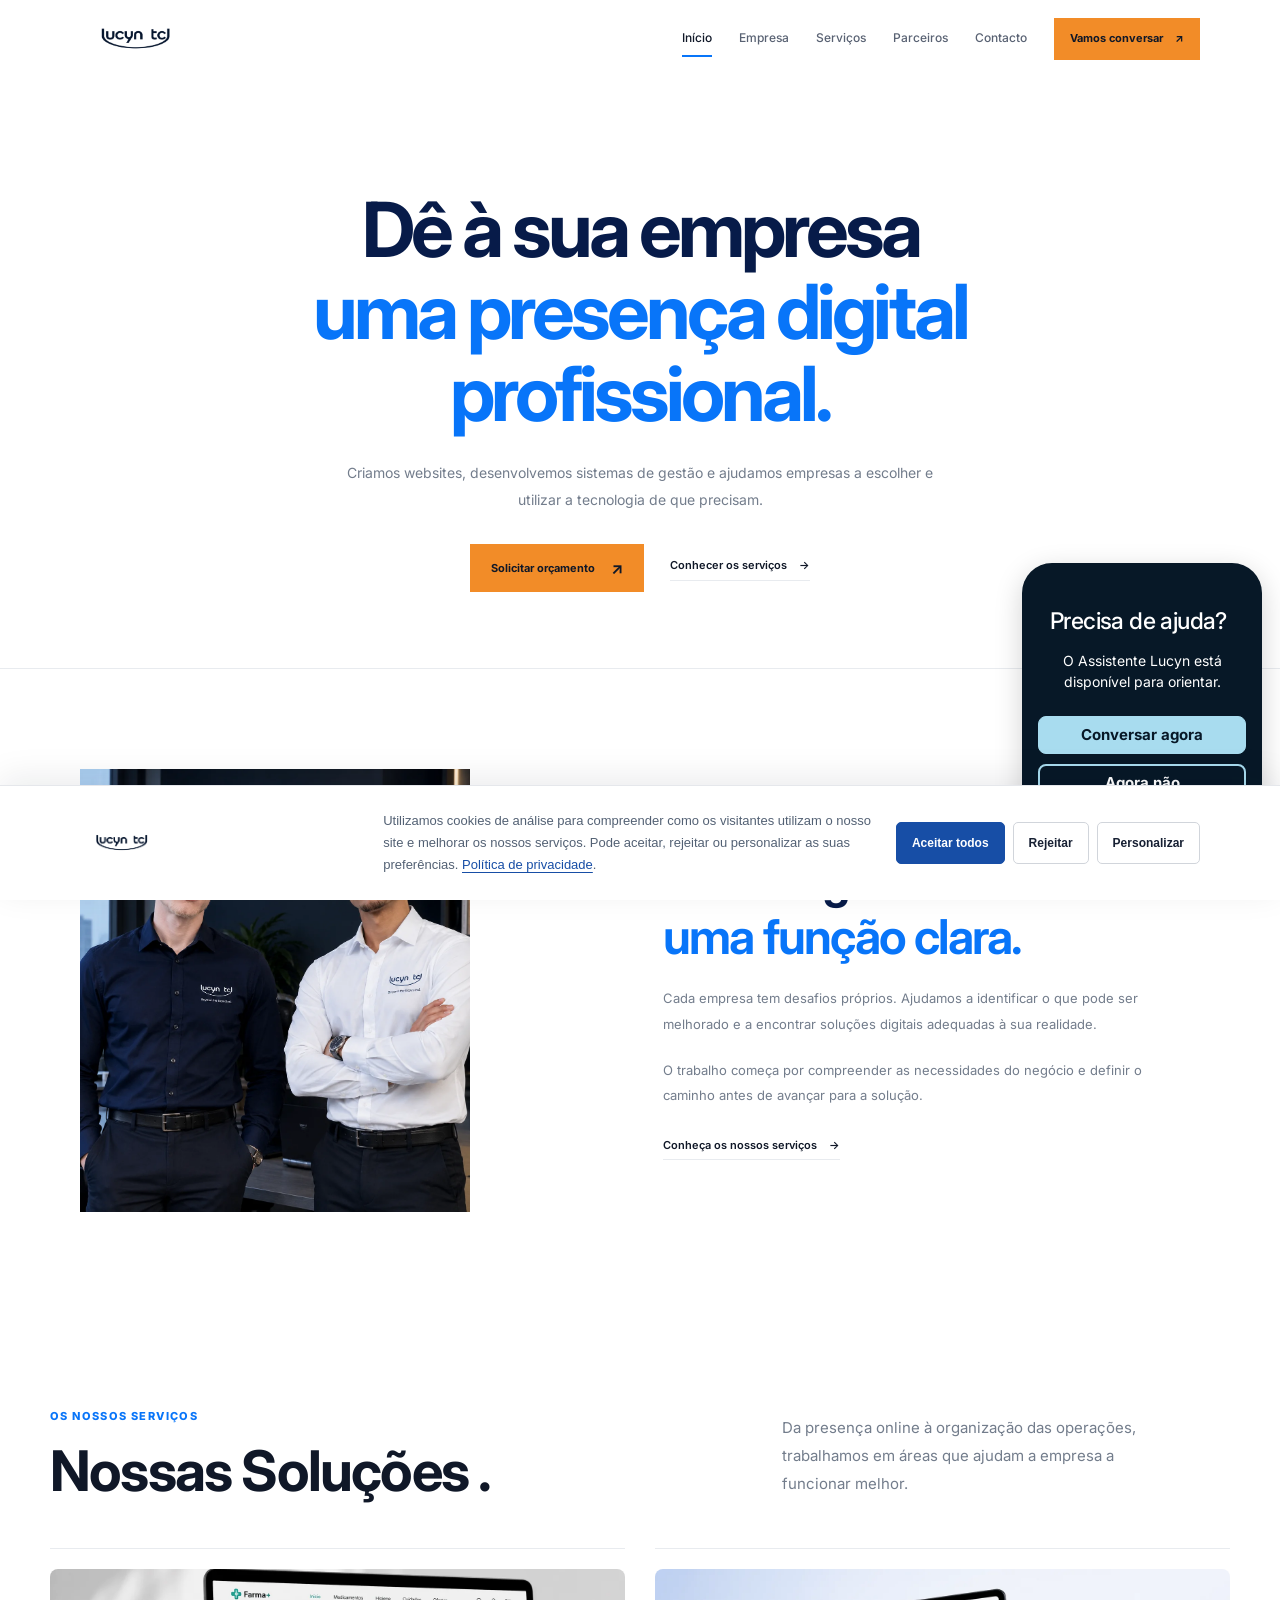
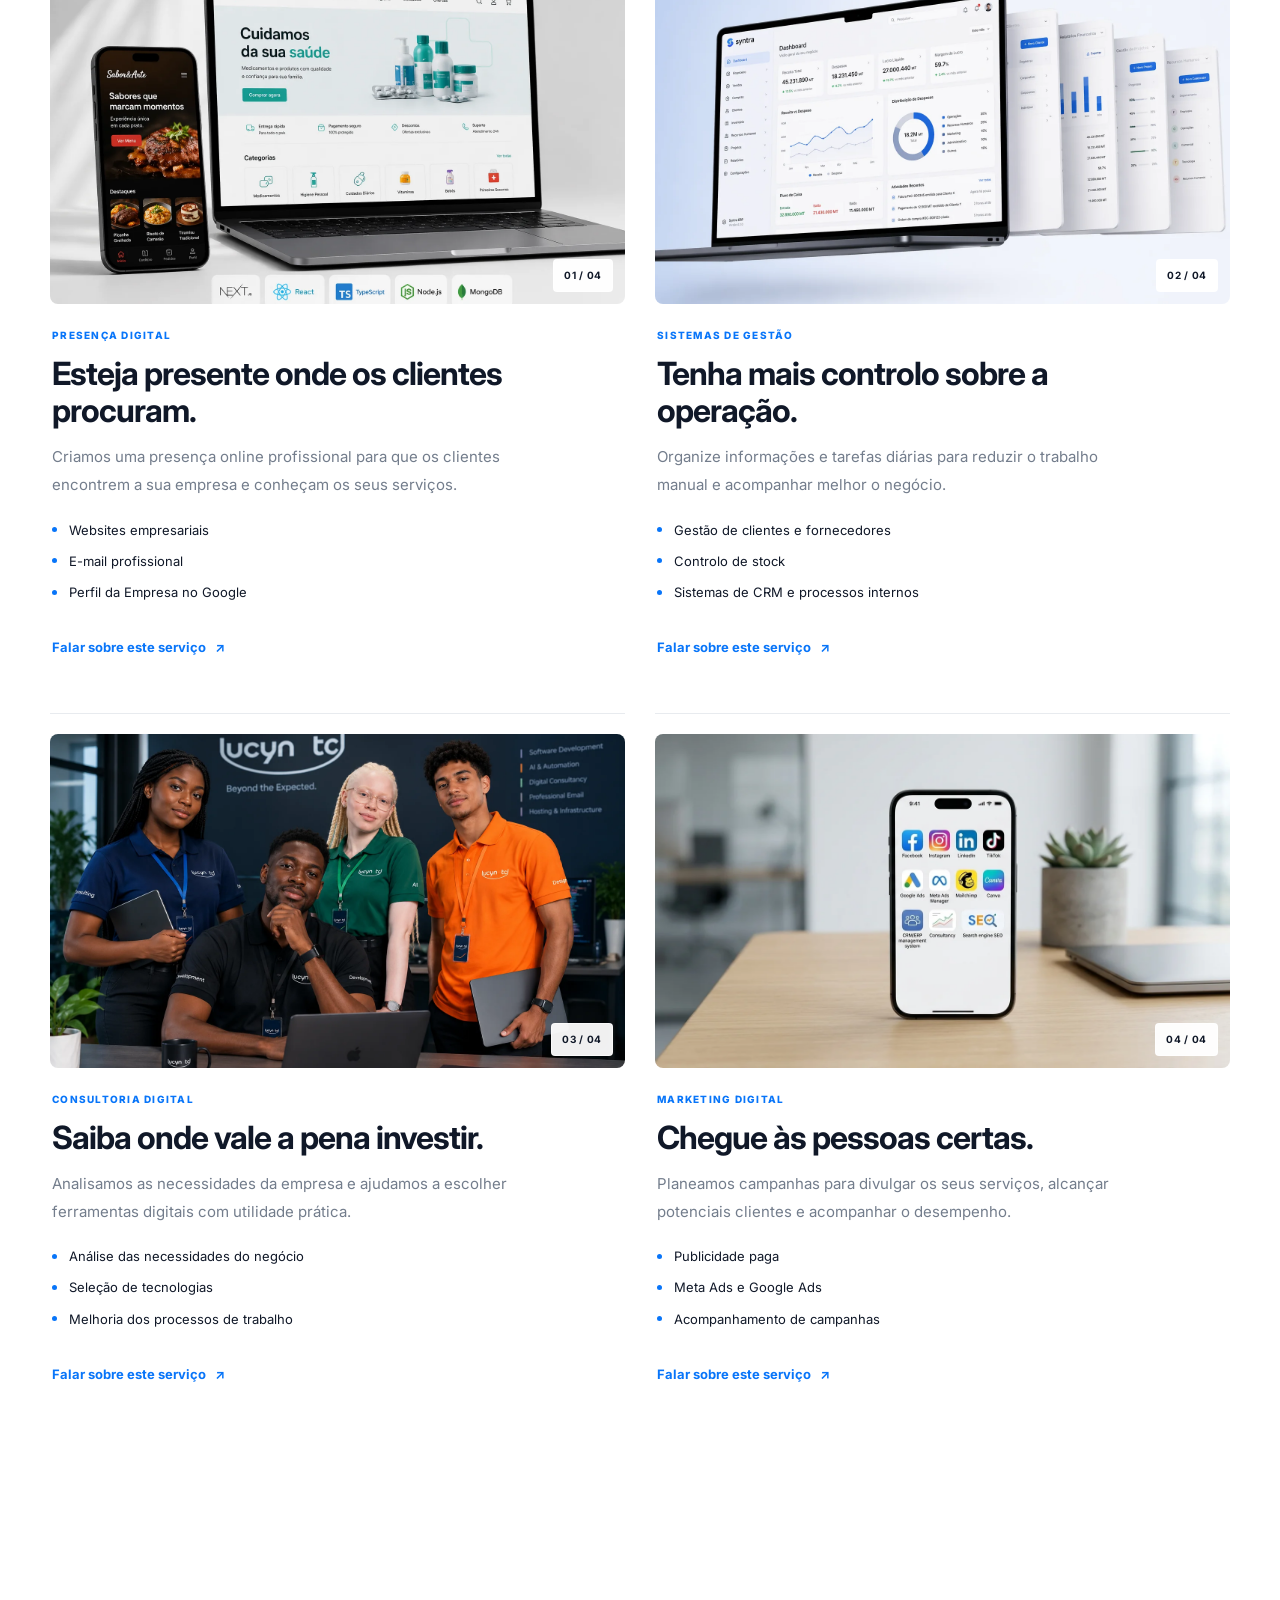
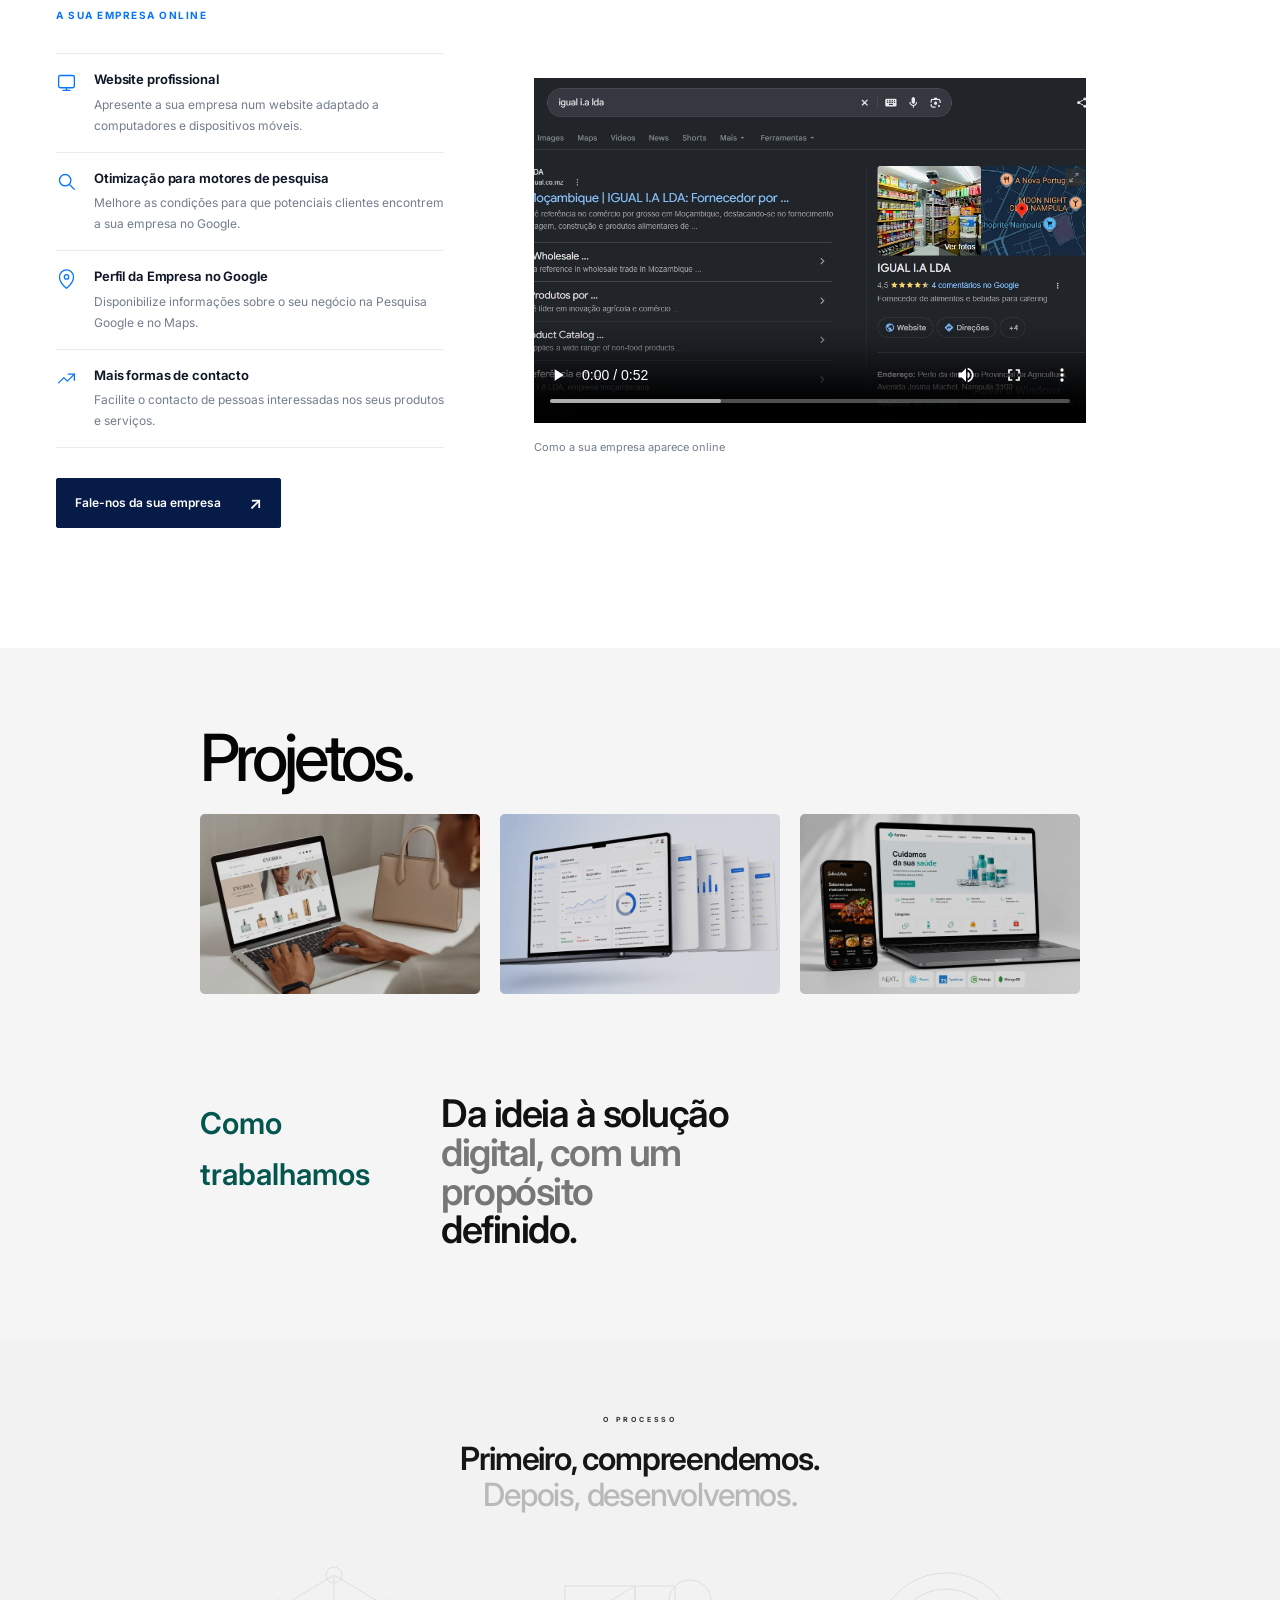
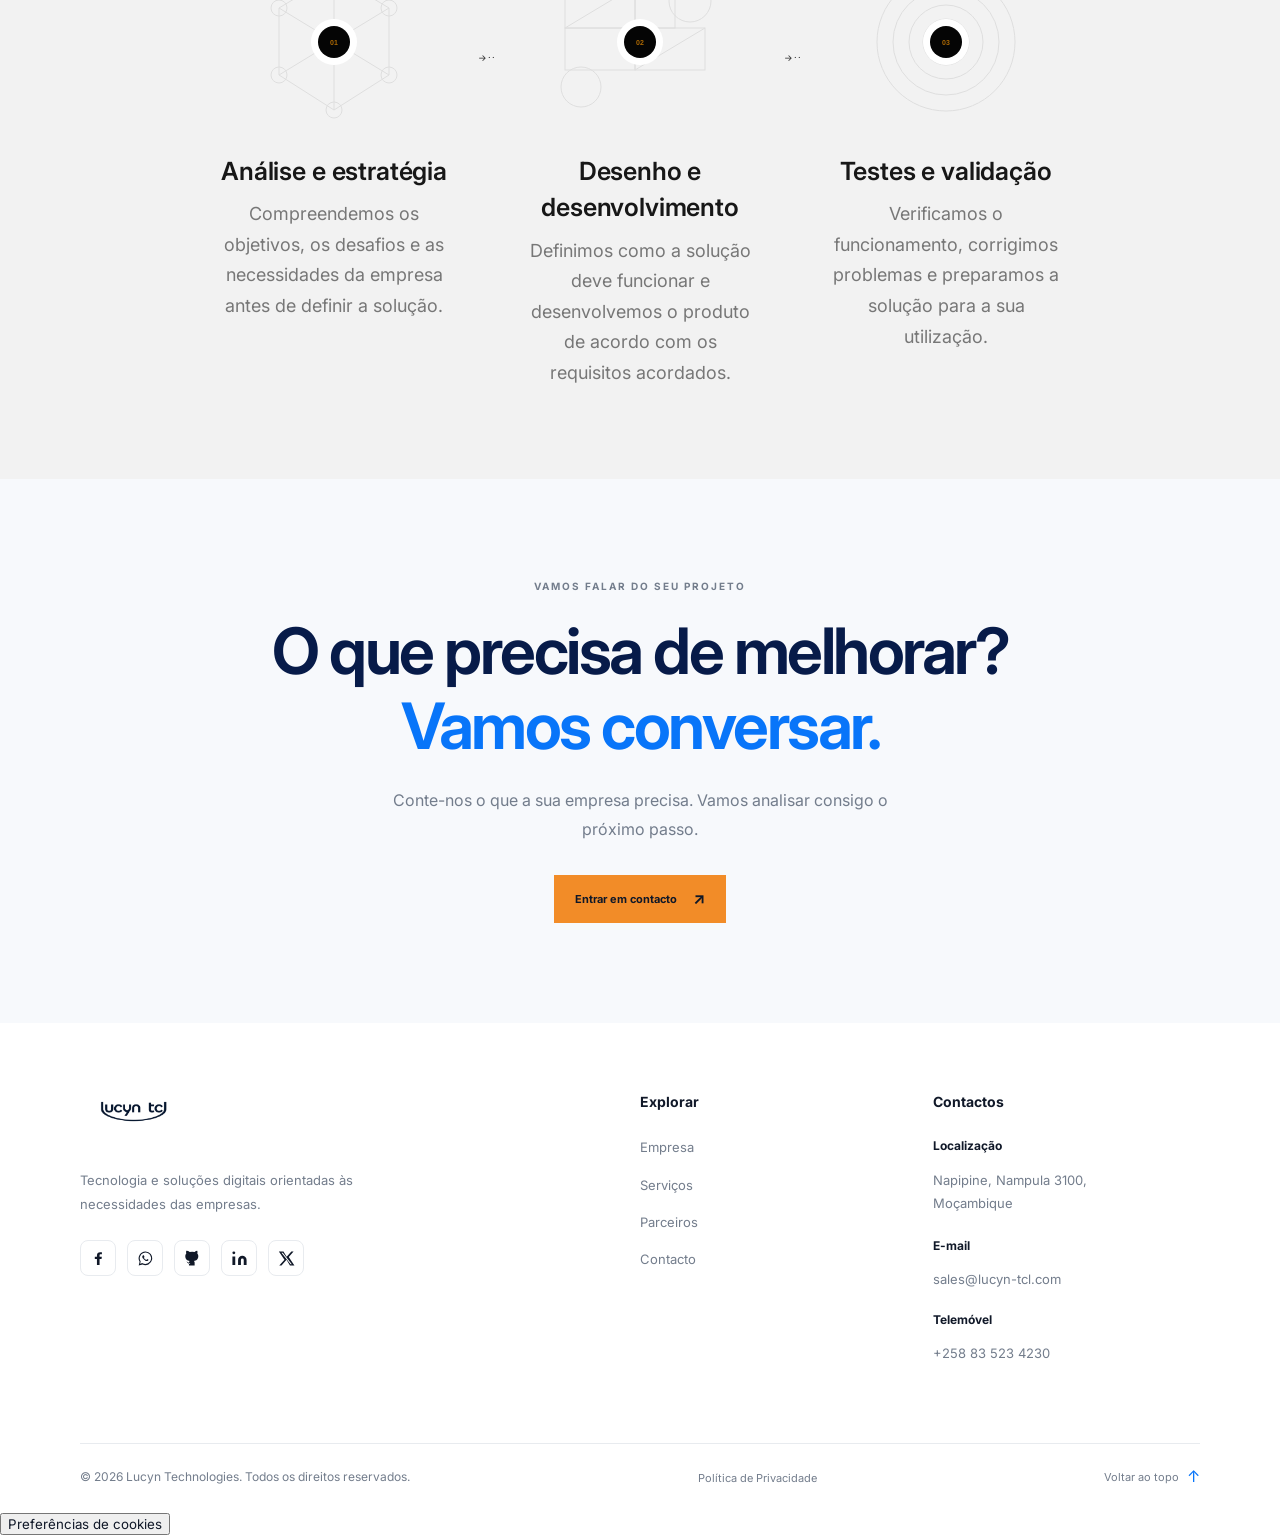
<file: index.html>
<!DOCTYPE html>
<html lang="pt_MZ">

<head>

    <meta charset="UTF-8">
    <meta name="viewport" content="width=device-width, initial-scale=1.0">
    <meta name="theme-color" content="#ffffff">



    <title>Lucyn TCL | Soluções Digitais para Empresas em Moçambique</title>


    <meta name="description"
        content="A Lucyn TCL ajuda empresas em Nampula e em Moçambique com criação de websites, sistemas de gestão, consultoria digital e marketing digital.">

    <meta name="robots" content="index, follow">
    <meta name="author" content="Lucyn TCL">

    <!-- URL canónico -->
    <link rel="canonical" href="https://lucyn-tcl.com/">
    <!-- Favicon -->
    <link rel="icon" type="png/jpg" href="assets/lucyn-logo.png">
    <link rel="apple-touch-icon" href="assets/lucyn-logo.png">

    <!-- Open Graph: partilha em redes sociais -->
    <meta property="og:type" content="website">
    <meta property="og:site_name" content="Lucyn TCL">
    <meta property="og:locale" content="pt_MZ">
    <meta property="og:title" content="Lucyn TCL | Soluções Digitais para Empresas">
    <meta property="og:description"
        content="Websites, sistemas de gestão, consultoria digital e marketing para empresas em Moçambique.">
    <meta property="og:url" content="https://lucyn-tcl.com/">
    <meta property="og:image" content="https://lucyn-tcl.com/assets/lucyn-r.web">

    <!-- Twitter / X -->
    <meta name="twitter:card" content="summary_large_image">
    <meta name="twitter:title" content="Lucyn TCL | Soluções Digitais para Empresas">
    <meta name="twitter:description"
        content="Tecnologia prática para melhorar a presença digital e a gestão da sua empresa.">
    <meta name="twitter:image" content="https://lucyn-tcl.com/assets/lucyn-r.webp">

    <!-- Fontes -->
    <link rel="preconnect" href="https://fonts.googleapis.com">
    <link rel="preconnect" href="https://fonts.gstatic.com" crossorigin>
    <link href="https://fonts.googleapis.com/css2?family=Inter:wght@400;500;600;650;700;800&display=swap"
        rel="stylesheet">

    <!-- Estilos existentes -->
    <link rel="stylesheet" href="css/style.css">
    <link rel="stylesheet" href="css/lucyn.css">
    <link rel="stylesheet" href="css/consent.css">

    <!-- Activar os comportamentos dependentes de JavaScript -->
    <script>
        document.documentElement.classList.add("js");
    </script>

    <!-- Scripts existentes -->
    <script src="js/scripts.js" defer></script>
    <script src="js/lucyn.js" defer></script>
    <script src="js/consent.js" defer></script>
</head>




<body>

    <a class="skip-link" href="#main">Saltar para o conteúdo</a>

    <header class="site-header" id="site-header">
        <div class="header-inner container">

            <a class="brand" href="index.html" aria-label="Página inicial da Lucyn TCL">
                <img src="assets/lucyn-r.webp" alt="Lucyn TCL">
            </a>

            <button class="menu-toggle" type="button" aria-label="Abrir menu" aria-controls="primary-navigation"
                aria-expanded="false">
                <span></span>
                <span></span>
                <span></span>
            </button>

            <nav class="primary-navigation" id="primary-navigation" aria-label="Navegação principal">
                <a class="nav-link" href="index.html" aria-current="page">Início</a>
                <a class="nav-link" href="about.html">Empresa</a>
                <a class="nav-link" href="services.html">Serviços</a>
                <a class="nav-link" href="partners.html">Parceiros</a>
                <a class="nav-link" href="contact.html">Contacto</a>
                <a class="nav-contact" href="https://wa.me/258835234230">
                    Vamos conversar <span>↗</span>
                </a>
            </nav>

        </div>
    </header>

    <main id="main">

        <!-- HERO -->
        <section class="hero">
            <div class="hero-inner">

                <h1>
                    Dê à sua empresa
                    <span class="title-accent">uma presença digital profissional.</span>
                </h1>

                <p class="hero-description">
                    Criamos websites, desenvolvemos sistemas de gestão e ajudamos
                    empresas a escolher e utilizar a tecnologia de que precisam.
                </p>

                <div class="hero-actions">
                    <a class="button button-primary" href="contact.html">
                        Solicitar orçamento
                        <span aria-hidden="true">↗</span>
                    </a>

                    <a class="text-link" href="services.html">
                        Conhecer os serviços
                        <span aria-hidden="true">→</span>
                    </a>
                </div>

            </div>
        </section>

        <!-- EMPRESA -->
        <section class="about section-padding">
            <div class="container about-grid">

                <div class="about-media" data-scroll-reveal="left">
                    <img src="assets/lucyna.webp" alt="Equipa Lucyn TCL a trabalhar num projeto digital" loading="lazy">
                </div>

                <div class="about-content" data-scroll-reveal>
                    <p class="eyebrow">SOBRE A LUCYN TCL</p>

                    <h2>
                        Tecnologia com
                        <span class="title-accent">uma função clara.</span>
                    </h2>

                    <p>
                        Cada empresa tem desafios próprios. Ajudamos a identificar
                        o que pode ser melhorado e a encontrar soluções digitais
                        adequadas à sua realidade.
                    </p>

                    <p>
                        O trabalho começa por compreender as necessidades do negócio
                        e definir o caminho antes de avançar para a solução.
                    </p>

                    <a class="text-link" href="services.html">
                        Conheça os nossos serviços
                        <span aria-hidden="true">→</span>
                    </a>
                </div>

            </div>
        </section>

        <!-- SERVIÇOS -->
        <section class="lt-services" id="services" aria-labelledby="lt-services-title">
            <div class="lt-services-container">

                <header class="lt-services-header">
                    <div class="lt-services-heading">
                        <span class="lt-services-eyebrow">OS NOSSOS SERVIÇOS</span>

                        <h2 id="lt-services-title">
                            Nossas Soluções .
                        </h2>
                    </div>

                    <div class="lt-services-intro">
                        <p>
                            Da presença online à organização das operações,
                            trabalhamos em áreas que ajudam a empresa a funcionar melhor.
                        </p>
                    </div>
                </header>

                <div class="lt-services-grid">

                    <!-- 01 — PRESENÇA DIGITAL -->
                    <article class="lt-service-item lt-service-presence">
                        <div class="lt-service-visual">
                            <img src="assets/banner web.webp"
                                alt="Website empresarial apresentado em computador e telemóvel" loading="lazy">
                            <span class="lt-service-index">01 / 04</span>
                        </div>

                        <div class="lt-service-body">
                            <span class="lt-service-category">PRESENÇA DIGITAL</span>

                            <h3>Esteja presente onde os clientes procuram.</h3>

                            <p>
                                Criamos uma presença online profissional para que
                                os clientes encontrem a sua empresa e conheçam os seus serviços.
                            </p>

                            <ul>
                                <li>Websites empresariais</li>
                                <li>E-mail profissional</li>
                                <li>Perfil da Empresa no Google</li>
                            </ul>

                            <a class="lt-service-link" href="contact.html" aria-label="Falar sobre presença digital">
                                Falar sobre este serviço
                                <span aria-hidden="true">↗</span>
                            </a>
                        </div>
                    </article>

                    <!-- 02 — SISTEMAS DE GESTÃO -->
                    <article class="lt-service-item lt-service-systems">
                        <div class="lt-service-visual">
                            <img src="assets/Sige.webp" alt="Interface de um sistema de gestão empresarial"
                                loading="lazy">
                            <span class="lt-service-index">02 / 04</span>
                        </div>

                        <div class="lt-service-body">
                            <span class="lt-service-category">SISTEMAS DE GESTÃO</span>

                            <h3>Tenha mais controlo sobre a operação.</h3>

                            <p>
                                Organize informações e tarefas diárias para reduzir
                                o trabalho manual e acompanhar melhor o negócio.
                            </p>

                            <ul>
                                <li>Gestão de clientes e fornecedores</li>
                                <li>Controlo de stock</li>
                                <li>Sistemas de CRM e processos internos</li>
                            </ul>

                            <a class="lt-service-link" href="contact.html" aria-label="Falar sobre sistemas de gestão">
                                Falar sobre este serviço
                                <span aria-hidden="true">↗</span>
                            </a>
                        </div>
                    </article>

                    <!-- 03 — CONSULTORIA DIGITAL -->
                    <article class="lt-service-item lt-service-consulting">
                        <div class="lt-service-visual">
                            <img src="assets/capa.webp"
                                alt="Planeamento e análise de necessidades digitais de uma empresa" loading="lazy">
                            <span class="lt-service-index">03 / 04</span>
                        </div>

                        <div class="lt-service-body">
                            <span class="lt-service-category">CONSULTORIA DIGITAL</span>

                            <h3>Saiba onde vale a pena investir.</h3>

                            <p>
                                Analisamos as necessidades da empresa e ajudamos
                                a escolher ferramentas digitais com utilidade prática.
                            </p>

                            <ul>
                                <li>Análise das necessidades do negócio</li>
                                <li>Seleção de tecnologias</li>
                                <li>Melhoria dos processos de trabalho</li>
                            </ul>

                            <a class="lt-service-link" href="contact.html" aria-label="Falar sobre consultoria digital">
                                Falar sobre este serviço
                                <span aria-hidden="true">↗</span>
                            </a>
                        </div>
                    </article>

                    <!-- 04 — MARKETING DIGITAL -->
                    <article class="lt-service-item lt-service-marketing">
                        <div class="lt-service-visual">
                            <img src="assets/mar.webp" alt="Campanhas de marketing digital e análise de resultados"
                                loading="lazy">
                            <span class="lt-service-index">04 / 04</span>
                        </div>

                        <div class="lt-service-body">
                            <span class="lt-service-category">MARKETING DIGITAL</span>

                            <h3>Chegue às pessoas certas.</h3>

                            <p>
                                Planeamos campanhas para divulgar os seus serviços,
                                alcançar potenciais clientes e acompanhar o desempenho.
                            </p>

                            <ul>
                                <li>Publicidade paga</li>
                                <li>Meta Ads e Google Ads</li>
                                <li>Acompanhamento de campanhas</li>
                            </ul>

                            <a class="lt-service-link" href="contact.html" aria-label="Falar sobre marketing digital">
                                Falar sobre este serviço
                                <span aria-hidden="true">↗</span>
                            </a>
                        </div>
                    </article>

                </div>

            </div>
        </section>

        <!-- VANTAGENS DA PRESENÇA DIGITAL -->
        <section class="results-section" aria-labelledby="results-title">
            <div class="results-container">
                <div class="results-grid">

                    <div class="results-content" data-scroll-reveal="left">

                        <span class="results-eyebrow">
                            A SUA EMPRESA ONLINE
                        </span>

                        <ul class="results-list">

                            <li>
                                <span class="results-icon" aria-hidden="true">
                                    <svg viewBox="0 0 24 24">
                                        <rect x="3" y="4" width="18" height="14" rx="2" />
                                        <path d="M8 21h8M12 18v3" />
                                    </svg>
                                </span>
                                <div>
                                    <h3>Website profissional</h3>
                                    <p>
                                        Apresente a sua empresa num website adaptado
                                        a computadores e dispositivos móveis.
                                    </p>
                                </div>
                            </li>

                            <li>
                                <span class="results-icon" aria-hidden="true">
                                    <svg viewBox="0 0 24 24">
                                        <circle cx="10.5" cy="10.5" r="6.5" />
                                        <path d="m16 16 5 5" />
                                    </svg>
                                </span>
                                <div>
                                    <h3>Otimização para motores de pesquisa</h3>
                                    <p>
                                        Melhore as condições para que potenciais
                                        clientes encontrem a sua empresa no Google.
                                    </p>
                                </div>
                            </li>

                            <li>
                                <span class="results-icon" aria-hidden="true">
                                    <svg viewBox="0 0 24 24">
                                        <path d="M12 22s8-6.5 8-13a8 8 0 1 0-16 0c0 6.5 8 13 8 13Z" />
                                        <circle cx="12" cy="9" r="2.5" />
                                    </svg>
                                </span>
                                <div>
                                    <h3>Perfil da Empresa no Google</h3>
                                    <p>
                                        Disponibilize informações sobre o seu negócio
                                        na Pesquisa Google e no Maps.
                                    </p>
                                </div>
                            </li>

                            <li>
                                <span class="results-icon" aria-hidden="true">
                                    <svg viewBox="0 0 24 24">
                                        <path d="m3 17 6-6 4 4 8-8" />
                                        <path d="M14 7h7v7" />
                                    </svg>
                                </span>
                                <div>
                                    <h3>Mais formas de contacto</h3>
                                    <p>
                                        Facilite o contacto de pessoas interessadas
                                        nos seus produtos e serviços.
                                    </p>
                                </div>
                            </li>

                        </ul>

                        <a class="results-cta" href="contact.html">
                            Fale-nos da sua empresa
                            <span aria-hidden="true">↗</span>
                        </a>

                    </div>

                    <div class="results-video" data-scroll-reveal="right">
                        <div class="video-card">
                            <div class="video-frame">

                                <video controls playsinline preload="metadata" poster="assets/SER.webp"
                                    aria-label="Vídeo sobre presença digital para empresas">

                                    <source src="video/WE.webm" type="video/mp4">

                                    O seu navegador não suporta vídeos HTML5.
                                </video>

                            </div>

                            <p class="video-caption">
                                Como a sua empresa aparece online
                            </p>
                        </div>
                    </div>

                </div>
            </div>
        </section>

        <!-- PROJETOS -->
        <section class="projects-section">
            <div class="projects-container">

                <header class="projects-heading" data-scroll-reveal>
                    <h2>Projetos<span>.</span></h2>
                </header>

                <div class="projects-grid">

                    <article class="project-card" data-scroll-reveal="scale">
                        <a class="project-visual" href="contact.html"
                            aria-label="Falar sobre desenvolvimento de websites">
                            <img src="assets/site evorra.webp" alt="Pré-visualização de um website empresarial"
                                loading="lazy">
                        </a>
                    </article>

                    <article class="project-card" data-scroll-reveal="scale">
                        <a class="project-visual" href="contact.html"
                            aria-label="Falar sobre desenvolvimento de sistemas">
                            <img src="assets/Sige.webp" alt="Pré-visualização de um sistema de gestão" loading="lazy">
                        </a>
                    </article>

                    <article class="project-card" data-scroll-reveal="scale">
                        <a class="project-visual" href="contact.html" aria-label="Falar sobre soluções digitais">
                            <img src="assets/banner web.webp" alt="Pré-visualização de uma solução digital"
                                loading="lazy">
                        </a>
                    </article>

                </div>

                <div class="projects-bottom" data-scroll-reveal>
                    <span class="projects-marker">
                        Como trabalhamos
                    </span>

                    <div class="projects-statement">
                        <h3>
                            Da ideia à solução<br>
                            <span>digital, com um propósito</span><br>
                            definido.
                        </h3>
                    </div>
                </div>

            </div>
        </section>

        <!-- PROCESSO -->
        <section class="process-section">
            <div class="process-container">

                <header class="process-heading" data-scroll-reveal>
                    <p class="process-eyebrow">O PROCESSO</p>

                    <h2>
                        Primeiro, compreendemos.
                        <span>Depois, desenvolvemos.</span>
                    </h2>
                </header>

                <div class="process-grid">

                    <article class="process-step" data-scroll-reveal="scale">
                        <div class="process-illustration">
                            <svg viewBox="0 0 220 190" aria-hidden="true">
                                <g class="diagram-lines">
                                    <path d="M110 25 55 58 55 125 110 160 165 125 165 58Z" />
                                    <path d="M55 58 165 125M165 58 55 125M110 25v135" />
                                    <circle cx="110" cy="25" r="8" />
                                    <circle cx="55" cy="58" r="8" />
                                    <circle cx="165" cy="58" r="8" />
                                    <circle cx="55" cy="125" r="8" />
                                    <circle cx="165" cy="125" r="8" />
                                    <circle cx="110" cy="160" r="8" />
                                </g>
                                <circle class="diagram-core" cx="110" cy="92" r="23" />
                                <circle class="diagram-center" cx="110" cy="92" r="16" />
                                <text x="110" y="95" text-anchor="middle">01</text>
                            </svg>
                        </div>

                        <h3>Análise e estratégia</h3>
                        <p>
                            Compreendemos os objetivos, os desafios e as necessidades
                            da empresa antes de definir a solução.
                        </p>
                    </article>

                    <div class="process-connector" aria-hidden="true">→··</div>

                    <article class="process-step" data-scroll-reveal="scale">
                        <div class="process-illustration">
                            <svg viewBox="0 0 220 190" aria-hidden="true">
                                <g class="diagram-lines">
                                    <rect x="35" y="36" width="70" height="42" />
                                    <rect x="105" y="36" width="40" height="42" />
                                    <rect x="35" y="78" width="70" height="42" />
                                    <rect x="105" y="78" width="70" height="42" />
                                    <path d="M35 78 105 36M105 120 175 78" />
                                    <circle cx="160" cy="51" r="21" />
                                    <circle cx="51" cy="137" r="20" />
                                </g>
                                <circle class="diagram-core" cx="110" cy="92" r="23" />
                                <circle class="diagram-center" cx="110" cy="92" r="16" />
                                <text x="110" y="95" text-anchor="middle">02</text>
                            </svg>
                        </div>

                        <h3>Desenho e desenvolvimento</h3>
                        <p>
                            Definimos como a solução deve funcionar e desenvolvemos
                            o produto de acordo com os requisitos acordados.
                        </p>
                    </article>

                    <div class="process-connector" aria-hidden="true">→··</div>

                    <article class="process-step" data-scroll-reveal="scale">
                        <div class="process-illustration">
                            <svg viewBox="0 0 220 190" aria-hidden="true">
                                <g class="target-rings">
                                    <circle cx="110" cy="92" r="69" />
                                    <circle cx="110" cy="92" r="53" />
                                    <circle cx="110" cy="92" r="37" />
                                    <circle cx="110" cy="92" r="23" />
                                </g>
                                <circle class="diagram-core" cx="110" cy="92" r="23" />
                                <circle class="diagram-center" cx="110" cy="92" r="16" />
                                <text x="110" y="95" text-anchor="middle">03</text>
                            </svg>
                        </div>

                        <h3>Testes e validação</h3>
                        <p>
                            Verificamos o funcionamento, corrigimos problemas
                            e preparamos a solução para a sua utilização.
                        </p>
                    </article>

                </div>
            </div>
        </section>

        <!-- CONTACTO -->
        <section class="contact section-padding">
            <div class="container contact-inner" data-scroll-reveal>

                <p class="eyebrow">VAMOS FALAR DO SEU PROJETO</p>

                <h2>
                    O que precisa de melhorar?
                    <span class="title-accent">Vamos conversar.</span>
                </h2>

                <p class="contact-description">
                    Conte-nos o que a sua empresa precisa. Vamos analisar
                    consigo o próximo passo.
                </p>

                <a class="button button-primary" href="contact.html">
                    Entrar em contacto <span aria-hidden="true">↗</span>
                </a>

            </div>
        </section>

    </main>

    <!-- RODAPÉ -->
    <footer class="site-footer">

        <div class="container footer-main">

            <div class="footer-brand-column">
                <a class="footer-brand" href="index.html" aria-label="Página inicial da Lucyn TCL">
                    <img src="assets/lucyn-r.webp" alt="Lucyn TCL">
                </a>

                <p class="footer-description">
                    Tecnologia e soluções digitais orientadas às necessidades das empresas.
                </p>

                <div class="footer-socials" aria-label="Redes sociais">

                    <a href="https://www.facebook.com/profile.php?id=61595147109950" class="footer-social"
                        target="_blank" rel="noopener noreferrer" aria-label="Facebook">
                        <svg viewBox="0 0 24 24" aria-hidden="true">
                            <path
                                d="M13.5 21v-8.2h2.8l.4-3.2h-3.2V7.5c0-.9.3-1.6 1.6-1.6h1.7V3.1c-.3 0-1.4-.1-2.6-.1-2.6 0-4.4 1.6-4.4 4.6v2h-3v3.2h3V21z" />
                        </svg>
                    </a>

                    <a href="https://wa.me/258835234230" class="footer-social" target="_blank" rel="noopener noreferrer"
                        aria-label="WhatsApp">
                        <svg viewBox="0 0 24 24" aria-hidden="true">
                            <path
                                d="M12 2a9.7 9.7 0 0 0-8.3 14.7L2.4 22l5.5-1.4A9.7 9.7 0 1 0 12 2zm0 17.7a8 8 0 0 1-4.1-1.1l-.3-.2-3.3.9.9-3.2-.2-.3A8 8 0 1 1 12 19.7zm4.4-6c-.2-.1-1.4-.7-1.6-.8s-.4-.1-.5.1-.6.8-.8.9-.3.2-.5.1a6.5 6.5 0 0 1-1.9-1.2 7.1 7.1 0 0 1-1.3-1.6c-.1-.2 0-.3.1-.4l.4-.5.2-.4c.1-.2 0-.3 0-.4l-.7-1.7c-.2-.4-.4-.4-.5-.4h-.5c-.2 0-.4.1-.6.3s-.8.8-.8 1.9.8 2.1.9 2.2a9.3 9.3 0 0 0 3.6 3.2c.5.2.9.4 1.2.4.5.2 1 .1 1.3.1.4-.1 1.4-.6 1.6-1.1s.2-1 .2-1.1-.1-.2-.3-.3z" />
                        </svg>
                    </a>

                    <a href="https://github.com/calisto2424" data-social="github" class="footer-social"
                        aria-label="GitHub">
                        <svg viewBox="0 0 24 24" aria-hidden="true">
                            <path
                                d="M9 19c-4.3 1.4-4.3-2.5-6-3m12 6v-3.9a3.4 3.4 0 0 0-.9-2.7c3-.3 6.1-1.5 6.1-6.8a5.3 5.3 0 0 0-1.4-3.7 4.9 4.9 0 0 0-.1-3.7S17.5.9 15 2.8a13.5 13.5 0 0 0-7 0C5.5.9 3.3 1.2 3.3 1.2a4.9 4.9 0 0 0-.1 3.7 5.3 5.3 0 0 0-1.4 3.7c0 5.3 3.1 6.5 6.1 6.8A3.4 3.4 0 0 0 7 18.1V22" />
                        </svg>
                    </a>

                    <a href="https://linkedin.com/in/lucyn-tcl" data-social="linkedin" class="footer-social"
                        aria-label="LinkedIn">
                        <svg viewBox="0 0 24 24" aria-hidden="true">
                            <path d="M16 8a6 6 0 0 1 6 6v7h-4v-7a2 2 0 0 0-4 0v7h-4v-7a6 6 0 0 1 6-6ZM2 9h4v12H2z" />
                            <circle cx="4" cy="4" r="2" />
                        </svg>
                    </a>

                    <a href="#" data-social="x" class="footer-social" aria-label="X">
                        <svg viewBox="0 0 24 24" aria-hidden="true">
                            <path
                                d="M18.9 2H22l-6.8 7.8L23.2 22h-6.3L12 13.9 4.9 22H1.8l7.3-8.4L1.2 2h6.5l4.5 7.5L18.9 2Zm-1.1 18h1.7L6.7 3.9H4.9L17.8 20Z" />
                        </svg>
                    </a>

                </div>
            </div>

            <div class="footer-links-column">
                <h3>Explorar</h3>
                <nav class="footer-navigation" aria-label="Navegação do rodapé">
                    <a href="about.html">Empresa</a>
                    <a href="services.html">Serviços</a>
                    <a href="partners.html">Parceiros</a>
                    <a href="contact.html">Contacto</a>
                </nav>
            </div>

            <div class="footer-contact-column">
                <h3>Contactos</h3>

                <div class="footer-contact-item">
                    <span class="footer-contact-label">Localização</span>
                    <p>Napipine, Nampula 3100, Moçambique</p>
                </div>


                <div class="footer-contact-item">
                    <span class="footer-contact-label">E-mail</span>
                    <a href="mailto:sales@lucyn-tcl.com">
                        sales@lucyn-tcl.com
                    </a>
                </div>

                <div class="footer-contact-item">
                    <span class="footer-contact-label">Telemóvel</span>
                    <a href="tel:+258835234230">
                        +258 83 523 4230
                    </a>
                </div>

            </div>

        </div>

        <div class="container footer-bottom">
            <p>
                © <span id="current-year"></span> Lucyn Technologies.
                Todos os direitos reservados.
            </p>

            <nav class="footer-legal" aria-label="Informações legais">
                <a href="policy.html" footer-legal-link">
                    Política de Privacidade
                </a>
            </nav>

            <a href="#" class="footer-back-top">
                Voltar ao topo <span>↑</span>
            </a>
        </div>

    </footer>

    <!-- ASSISTENTE LUCYN -->
    <div class="lucyn-assistant" id="lucynAssistant">

        <section class="assistant-greeting" id="assistantGreeting" aria-label="Convite para obter ajuda">
            <h2>Precisa de ajuda?</h2>
            <p>O Assistente Lucyn está disponível para orientar.</p>

            <button type="button" id="assistantChatNow">
                Conversar agora
            </button>

            <button type="button" id="assistantNoThanks">
                Agora não
            </button>
        </section>

        <section class="assistant-popup" id="assistantPopup" aria-hidden="true" aria-label="Ajuda e serviços">

            <div class="assistant-header">
                <span class="assistant-eyebrow">ASSISTENTE</span>
                <h2>Como podemos ajudar?</h2>
                <p>Escolha o assunto que pretende tratar.</p>
            </div>

            <div class="assistant-options">

                <a class="assistant-option" href="services.html">
                    <span class="option-copy">
                        <strong>Conhecer os serviços</strong>
                        <small>Veja em que áreas podemos ajudar.</small>
                    </span>
                    <span class="option-arrow">↗</span>
                </a>

                <a class="assistant-option" href="contact.html">
                    <span class="option-copy">
                        <strong>Apresentar um projeto</strong>
                        <small>Explique-nos o que precisa.</small>
                    </span>
                    <span class="option-arrow">↗</span>
                </a>

                <a class="assistant-option" href="https://wa.me/258835234230" target="_blank" rel="noopener noreferrer">
                    <span class="option-copy">
                        <strong>Falar connosco</strong>
                        <small>Entre em contacto com a nossa equipa.</small>
                    </span>
                    <span class="option-arrow">↗</span>
                </a>

            </div>
        </section>

        <button type="button" class="assistant-launcher" id="assistantLauncher" aria-label="Abrir assistente"
            aria-expanded="false" aria-controls="assistantPopup">

            <svg class="launcher-message" viewBox="0 0 24 24" aria-hidden="true">
                <path d="M20 11.5a8.4 8.4 0 0 1-12.4 7.4L3 20l1.2-5.3A8.4 8.4 0 1 1 20 11.5Z" />
                <path d="M8 10h8M8 13.5h5" />
            </svg>

            <svg class="launcher-close" viewBox="0 0 24 24" aria-hidden="true">
                <path d="m6 6 12 12M18 6 6 18" />
            </svg>
        </button>

    </div>
    <button type="button" onclick="window.LucynConsent.reopen()">
        Preferências de cookies
    </button>
</body>

</html>
</file>
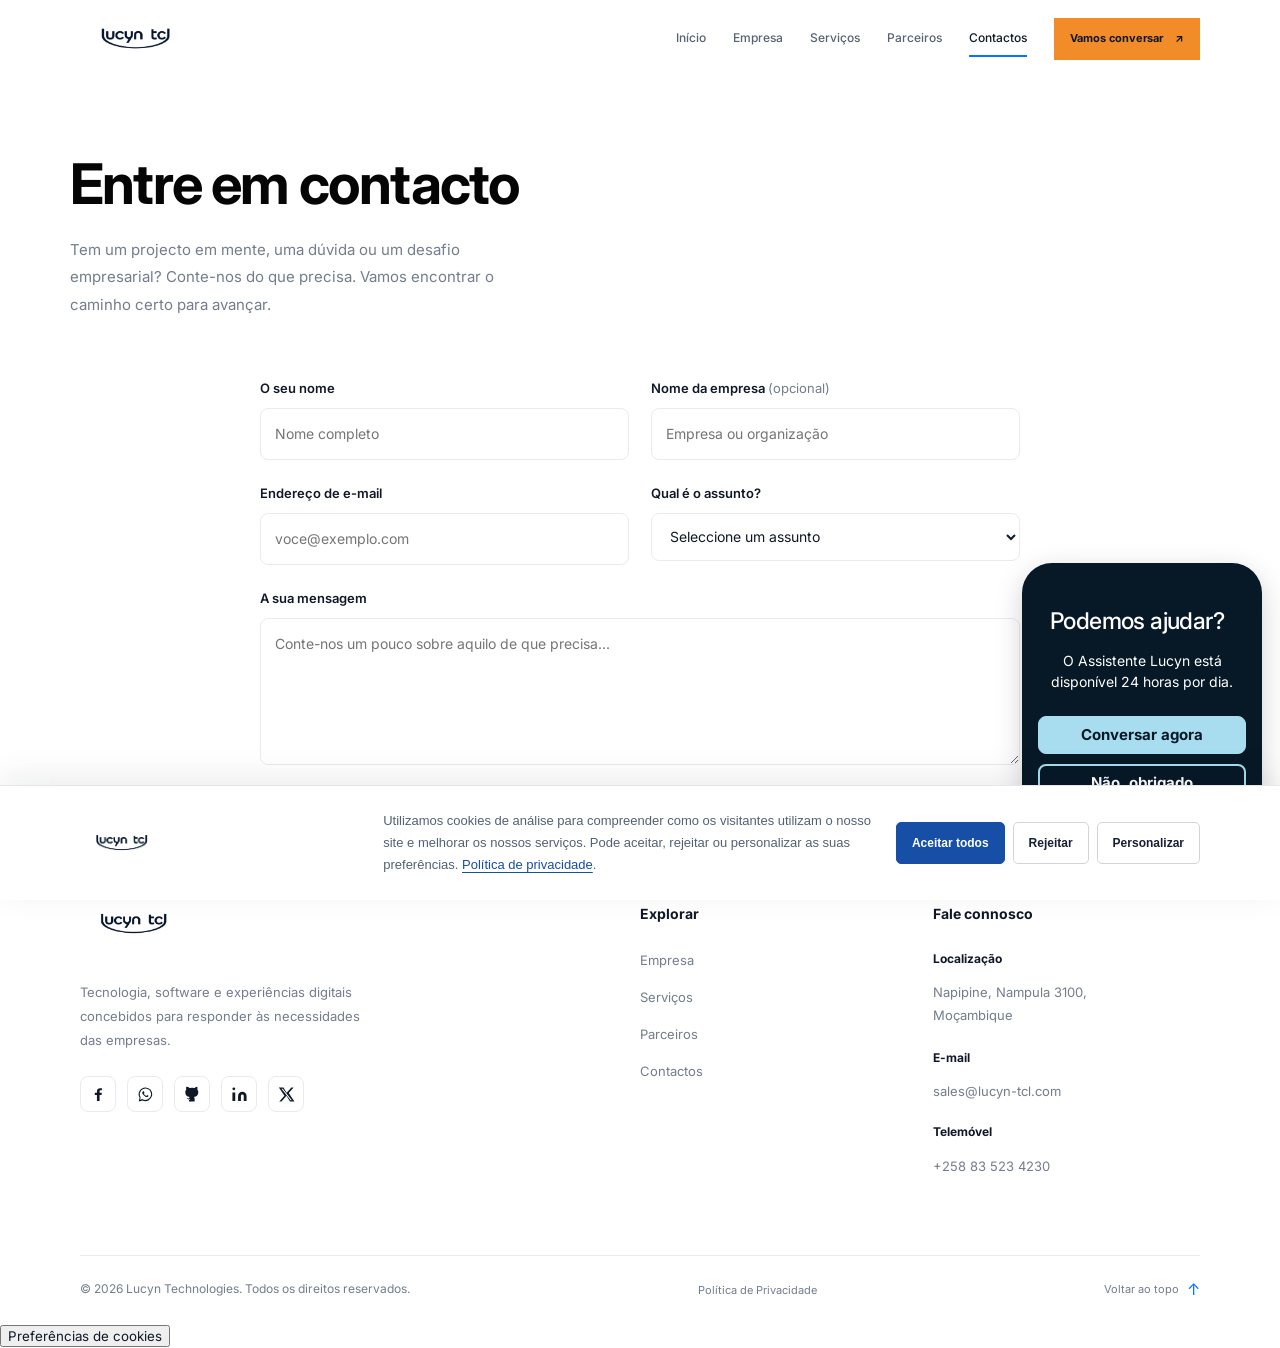
<file: contact.html>
<!DOCTYPE html>
<html lang="pt-MZ">

<head>



    <meta charset="UTF-8">
    <meta name="viewport" content="width=device-width, initial-scale=1.0">
    <meta name="theme-color" content="#ffffff">



    <title>Contacte a Lucyn TCL | Soluções Digitais em Moçambique</title>
    <meta name="description"
        content="Contacte a Lucyn TCL para desenvolvimento web, sistemas de gestão empresarial, consultoria digital, marketing digital e suporte tecnológico em Moçambique.">
    <meta name="robots" content="index, follow, max-image-preview:large">
    <meta name="author" content="Lucyn TCL">

    <meta name="geo.region" content="MZ-N">
    <meta name="geo.placename" content="Nampula, Moçambique">

    <link rel="canonical" href="https://lucyn-tcl.com/contact.html">
    <!-- Favicon -->
    <link rel="icon" type="png/jpg" href="assets/lucyn-logo.png">
    <link rel="apple-touch-icon" href="assets/lucyn-logo.png">

    <!-- Open Graph -->
    <meta property="og:type" content="website">
    <meta property="og:site_name" content="Lucyn TCL">
    <meta property="og:locale" content="pt_MZ">
    <meta property="og:title" content="Contacte a Lucyn TCL | Soluções Digitais">
    <meta property="og:description"
        content="Tem um projecto ou desafio empresarial? Fale com a Lucyn TCL sobre tecnologia, software e soluções digitais em Moçambique.">
    <meta property="og:url" content="https://lucyn-tcl.com/contact.html">
    <meta property="og:image" content="https://lucyn-tcl.com/assets/lucyn-r.webp">
    <meta property="og:image:alt" content="Logótipo da Lucyn TCL">

    <!-- Twitter / X -->
    <meta name="twitter:card" content="summary_large_image">
    <meta name="twitter:title" content="Contacte a Lucyn TCL">
    <meta name="twitter:description"
        content="Fale com a Lucyn TCL sobre o seu projecto, as necessidades da sua empresa ou uma possível parceria.">
    <meta name="twitter:image" content="https://lucyn-tcl.com/assets/lucyn-r.webp">

    <!-- Favicon -->
    <link rel="icon" type="image/webp" href="assets/lucyn-r.webp">

    <!-- Fontes -->
    <link rel="preconnect" href="https://fonts.googleapis.com">
    <link rel="preconnect" href="https://fonts.gstatic.com" crossorigin>
    <link href="https://fonts.googleapis.com/css2?family=Inter:wght@400;500;600;700;800&display=swap" rel="stylesheet">

    <!-- Estilos -->
    <link rel="stylesheet" href="css/style.css">
    <link rel="stylesheet" href="css/contact.css">
    <link rel="stylesheet" href="css/lucyn.css">
    <link rel="stylesheet" href="css//consent.css">
</head>

<body>


    <a class="skip-link" href="#main">Saltar para o conteúdo</a>

    <!-- CABEÇALHO -->
    <header class="site-header" id="site-header">
        <div class="header-inner container">

            <a class="brand" href="index.html" aria-label="Página inicial da Lucyn TCL">
                <img src="assets/lucyn-r.webp" alt="Lucyn TCL">
            </a>

            <button class="menu-toggle" type="button" aria-label="Abrir menu" aria-controls="primary-navigation"
                aria-expanded="false">
                <span></span>
                <span></span>
                <span></span>
            </button>

            <nav class="primary-navigation" id="primary-navigation" aria-label="Navegação principal">
                <a class="nav-link" href="index.html">Início</a>
                <a class="nav-link" href="about.html">Empresa</a>
                <a class="nav-link" href="services.html">Serviços</a>
                <a class="nav-link" href="partners.html">Parceiros</a>
                <a class="nav-link" href="contact.html" aria-current="page">Contactos</a>
                <a class="nav-contact" href="https://wa.me/258835234230">
                    Vamos conversar <span>↗</span>
                </a>
            </nav>

        </div>
    </header>

    <main id="main">
        <section class="contact-hero">
            <h1>Entre em contacto</h1>

            <p class="contact-intro">
                Tem um projecto em mente, uma dúvida ou um desafio empresarial?
                Conte-nos do que precisa. Vamos encontrar o caminho certo para avançar.
            </p>
        </section>

        <section class="contact-main" aria-label="Formulário de contacto">
            <form id="contactForm">
                <div class="form-row">
                    <div class="form-field">
                        <label for="name">O seu nome</label>
                        <input type="text" id="name" name="name" placeholder="Nome completo" autocomplete="name"
                            required>
                    </div>

                    <div class="form-field">
                        <label for="business">Nome da empresa <span>(opcional)</span></label>
                        <input type="text" id="business" name="business" placeholder="Empresa ou organização"
                            autocomplete="organization">
                    </div>
                </div>

                <div class="form-row">
                    <div class="form-field">
                        <label for="email">Endereço de e-mail</label>
                        <input type="email" id="email" name="email" placeholder="voce@exemplo.com" autocomplete="email"
                            required>
                    </div>

                    <div class="form-field">
                        <label for="subject">Qual é o assunto?</label>
                        <select id="subject" name="subject" required>
                            <option value="" disabled selected>Seleccione um assunto</option>
                            <option value="Presença Digital">Presença Digital</option>
                            <option value="Sistemas de Gestão Empresarial">Sistemas de Gestão Empresarial</option>
                            <option value="Consultoria Digital">Consultoria Digital</option>
                            <option value="Marketing Digital">Marketing Digital</option>
                            <option value="Parceria">Parceria</option>
                            <option value="Suporte Técnico">Suporte Técnico</option>
                            <option value="Outro Assunto">Outro assunto</option>
                        </select>
                    </div>
                </div>

                <div class="form-field message-field">
                    <label for="message">A sua mensagem</label>
                    <textarea id="message" name="message" rows="5"
                        placeholder="Conte-nos um pouco sobre aquilo de que precisa..." required></textarea>
                </div>

                <div class="form-submit">
                    <p>Utilizaremos os seus dados para responder ao seu pedido.</p>
                    <button type="submit">
                        Enviar mensagem <span aria-hidden="true">↗</span>
                    </button>
                </div>

                <p id="formStatus" class="form-status" role="status" aria-live="polite"></p>
            </form>
        </section>
    </main>

    <!-- RODAPÉ -->
    <footer class="site-footer">
        <div class="container footer-main">

            <div class="footer-brand-column">
                <a class="footer-brand" href="index.html" aria-label="Página inicial da Lucyn TCL">
                    <img src="assets/lucyn-r.webp" alt="Lucyn TCL">
                </a>

                <p class="footer-description">
                    Tecnologia, software e experiências digitais concebidos
                    para responder às necessidades das empresas.
                </p>

                <div class="footer-socials" aria-label="Redes sociais">

                    <a href="https://www.facebook.com/profile.php?id=61595147109950" class="footer-social"
                        target="_blank" rel="noopener noreferrer" aria-label="Facebook">
                        <svg viewBox="0 0 24 24" aria-hidden="true">
                            <path
                                d="M13.5 21v-8.2h2.8l.4-3.2h-3.2V7.5c0-.9.3-1.6 1.6-1.6h1.7V3.1c-.3 0-1.4-.1-2.6-.1-2.6 0-4.4 1.6-4.4 4.6v2h-3v3.2h3V21z" />
                        </svg>
                    </a>

                    <a href="https://wa.me/258835234230" class="footer-social" target="_blank" rel="noopener noreferrer"
                        aria-label="WhatsApp">
                        <svg viewBox="0 0 24 24" aria-hidden="true">
                            <path
                                d="M12 2a9.7 9.7 0 0 0-8.3 14.7L2.4 22l5.5-1.4A9.7 9.7 0 1 0 12 2zm0 17.7a8 8 0 0 1-4.1-1.1l-.3-.2-3.3.9.9-3.2-.2-.3A8 8 0 1 1 12 19.7zm4.4-6c-.2-.1-1.4-.7-1.6-.8s-.4-.1-.5.1-.6.8-.8.9-.3.2-.5.1a6.5 6.5 0 0 1-1.9-1.2 7.1 7.1 0 0 1-1.3-1.6c-.1-.2 0-.3.1-.4l.4-.5.2-.4c.1-.2 0-.3 0-.4l-.7-1.7c-.2-.4-.4-.4-.5-.4h-.5c-.2 0-.4.1-.6.3s-.8.8-.8 1.9.8 2.1.9 2.2a9.3 9.3 0 0 0 3.6 3.2c.5.2.9.4 1.2.4.5.2 1 .1 1.3.1.4-.1 1.4-.6 1.6-1.1s.2-1 .2-1.1-.1-.2-.3-.3z" />
                        </svg>
                    </a>

                    <a href="https://github.com/calisto2424" data-social="github" class="footer-social" target="_blank"
                        rel="noopener noreferrer" aria-label="GitHub">
                        <svg viewBox="0 0 24 24" aria-hidden="true">
                            <path
                                d="M9 19c-4.3 1.4-4.3-2.5-6-3m12 6v-3.9a3.4 3.4 0 0 0-.9-2.7c3-.3 6.1-1.5 6.1-6.8a5.3 5.3 0 0 0-1.4-3.7 4.9 4.9 0 0 0-.1-3.7S17.5.9 15 2.8a13.5 13.5 0 0 0-7 0C5.5.9 3.3 1.2 3.3 1.2a4.9 4.9 0 0 0-.1 3.7 5.3 5.3 0 0 0-1.4 3.7c0 5.3 3.1 6.5 6.1 6.8A3.4 3.4 0 0 0 7 18.1V22" />
                        </svg>
                    </a>

                    <a href="https://linkedin.com/in/lucyn-tcl" data-social="linkedin" class="footer-social"
                        target="_blank" rel="noopener noreferrer" aria-label="LinkedIn">
                        <svg viewBox="0 0 24 24" aria-hidden="true">
                            <path d="M16 8a6 6 0 0 1 6 6v7h-4v-7a2 2 0 0 0-4 0v7h-4v-7a6 6 0 0 1 6-6ZM2 9h4v12H2z" />
                            <circle cx="4" cy="4" r="2" />
                        </svg>
                    </a>

                    <a href="#" data-social="x" class="footer-social" aria-label="X">
                        <svg viewBox="0 0 24 24" aria-hidden="true">
                            <path
                                d="M18.9 2H22l-6.8 7.8L23.2 22h-6.3L12 13.9 4.9 22H1.8l7.3-8.4L1.2 2h6.5l4.5 7.5L18.9 2Zm-1.1 18h1.7L6.7 3.9H4.9L17.8 20Z" />
                        </svg>
                    </a>

                </div>
            </div>

            <div class="footer-links-column">
                <h3>Explorar</h3>
                <nav class="footer-navigation" aria-label="Navegação do rodapé">
                    <a href="about.html">Empresa</a>
                    <a href="services.html">Serviços</a>
                    <a href="partners.html">Parceiros</a>
                    <a href="contact.html">Contactos</a>
                </nav>
            </div>

            <div class="footer-contact-column">
                <h3>Fale connosco</h3>

                <div class="footer-contact-item">
                    <span class="footer-contact-label">Localização</span>
                    <p>Napipine, Nampula 3100, Moçambique</p>
                </div>


                <div class="footer-contact-item">
                    <span class="footer-contact-label">E-mail</span>
                    <a href="mailto:sales@lucyn-tcl.com">
                        sales@lucyn-tcl.com
                    </a>
                </div>

                <div class="footer-contact-item">
                    <span class="footer-contact-label">Telemóvel</span>
                    <a href="tel:+258835234230">
                        +258 83 523 4230
                    </a>
                </div>

            </div>

        </div>

        <div class="container footer-bottom">
            <p>
                © <span id="current-year"></span> Lucyn Technologies.
                Todos os direitos reservados.
            </p>

            <nav class="footer-legal" aria-label="Informações legais">
                <a href="policy.html" footer-legal-link">
                    Política de Privacidade
                </a>
            </nav>

            <a href="#" class="footer-back-top">
                Voltar ao topo <span>↑</span>
            </a>
        </div>
    </footer>

    <!-- ASSISTENTE LUCYN -->
    <div class="lucyn-assistant" id="lucynAssistant">

        <section class="assistant-greeting" id="assistantGreeting" aria-label="Convite para obter ajuda">
            <h2>Podemos ajudar?</h2>
            <p>O Assistente Lucyn está disponível 24 horas por dia.</p>

            <button type="button" id="assistantChatNow">Conversar agora</button>
            <button type="button" id="assistantNoThanks">Não, obrigado</button>
        </section>

        <section class="assistant-popup" id="assistantPopup" aria-hidden="true" aria-label="Ajuda e serviços">
            <div class="assistant-header">
                <span class="assistant-eyebrow">assistente</span>
                <h2>Em que podemos ajudar?</h2>
                <p>Escolha como podemos ajudar a sua empresa a avançar.</p>
            </div>

            <div class="assistant-options">
                <a class="assistant-option" href="services.html">
                    <span class="option-copy">
                        <strong>Conhecer os nossos serviços</strong>
                        <small>Descubra como podemos ajudar.</small>
                    </span>
                    <span class="option-arrow">↗</span>
                </a>

                <a class="assistant-option" href="contact.html">
                    <span class="option-copy">
                        <strong>Iniciar um projecto</strong>
                        <small>Vamos conversar sobre a sua ideia.</small>
                    </span>
                    <span class="option-arrow">↗</span>
                </a>

                <a class="assistant-option" href="https://wa.me/258835234230" target="_blank" rel="noopener noreferrer">
                    <span class="option-copy">
                        <strong>Contactar o suporte</strong>
                        <small>Fale directamente com a nossa equipa.</small>
                    </span>
                    <span class="option-arrow">↗</span>
                </a>
            </div>
        </section>

        <button type="button" class="assistant-launcher" id="assistantLauncher" aria-label="Abrir janela de ajuda"
            aria-expanded="false" aria-controls="assistantPopup">
            <svg class="launcher-message" viewBox="0 0 24 24" aria-hidden="true">
                <path d="M20 11.5a8.4 8.4 0 0 1-12.4 7.4L3 20l1.2-5.3A8.4 8.4 0 1 1 20 11.5Z" />
                <path d="M8 10h8M8 13.5h5" />
            </svg>

            <svg class="launcher-close" viewBox="0 0 24 24" aria-hidden="true">
                <path d="m6 6 12 12M18 6 6 18" />
            </svg>
        </button>

    </div>

    <script src="js/contact.js" defer></script>
    <script src="js/lucyn.js" defer></script>
    <script src="js/consent.js"></script>
    <button type="button" onclick="window.LucynConsent.reopen()">
        Preferências de cookies
    </button>
</body>

</html>
</file>
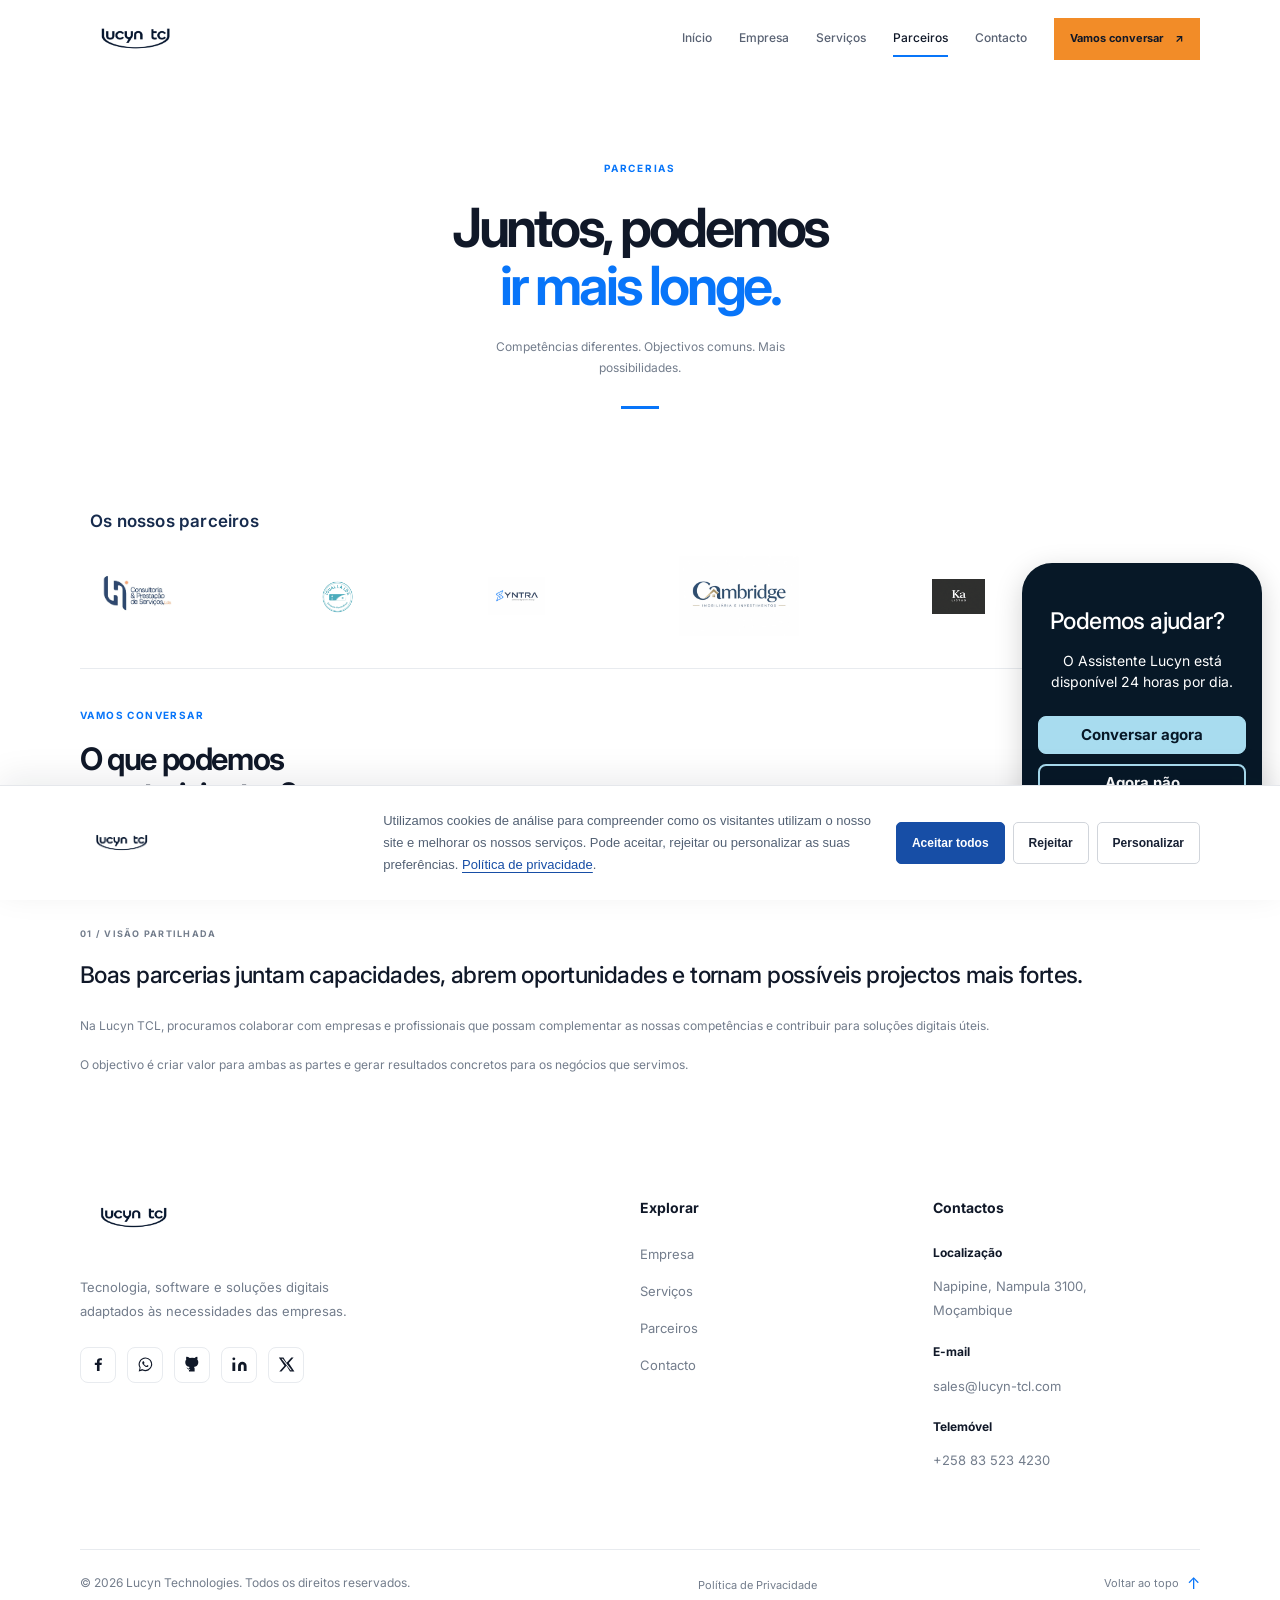
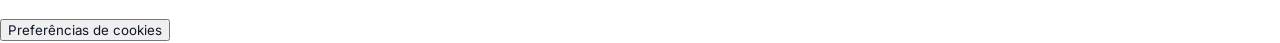
<file: partners.html>
<!DOCTYPE html>
<html lang="pt-mz">

<head>
    <meta charset="UTF-8">
    <meta name="viewport" content="width=device-width, initial-scale=1.0">

    <title>Parcerias Tecnológicas e Empresariais em Moçambique | Lucyn TCL</title>

    <meta name="description"
        content="Estabeleça parcerias com a Lucyn TCL, empresa de tecnologia em Moçambique. Colaboramos em desenvolvimento web, software, sistemas empresariais, marketing digital e transformação digital.">

    <meta name="robots" content="index, follow, max-image-preview:large">
    <meta name="author" content="Lucyn TCL">

    <!-- SEO local -->
    <meta name="geo.region" content="MZ-N">
    <meta name="geo.placename" content="Nampula, Moçambique">

    <!-- URL canónico -->
    <link rel="canonical" href="https://lucyn-tcl.com/partners">

    <!-- Open Graph -->
    <meta property="og:type" content="website">
    <meta property="og:site_name" content="Lucyn TCL">
    <meta property="og:locale" content="pt_MZ">
    <meta property="og:title" content="Parcerias Tecnológicas e Empresariais | Lucyn TCL">
    <meta property="og:description"
        content="Vamos colaborar para desenvolver soluções digitais, tecnológicas e empresariais em Moçambique.">
    <meta property="og:url" content="https://lucyn-tcl.com/partners">
    <meta property="og:image" content="https://lucyn-tcl.com/assets/lucyn-r.webp">
    <meta property="og:image:alt" content="Logótipo da Lucyn TCL">

    <!-- Twitter / X -->
    <meta name="twitter:card" content="summary_large_image">
    <meta name="twitter:title" content="Parcerias Tecnológicas e Empresariais | Lucyn TCL">
    <meta name="twitter:description"
        content="Procuramos empresas e profissionais para colaborar em tecnologia, software, marketing digital e soluções empresariais.">
    <meta name="twitter:image" content="https://lucyn-tcl.com/assets/lucyn-r.webp">

    <!-- Favicon -->
    <link rel="icon" type="png/jpg" href="assets/lucyn-logo.png">
    <link rel="apple-touch-icon" href="assets/lucyn-logo.png">

    <!-- Fontes -->
    <link rel="preconnect" href="https://fonts.googleapis.com">
    <link rel="preconnect" href="https://fonts.gstatic.com" crossorigin>
    <link href="https://fonts.googleapis.com/css2?family=Inter:wght@400;500;600;700;800&display=swap" rel="stylesheet">

    <!-- CSS -->
    <link rel="stylesheet" href="css/style.css">
    <link rel="stylesheet" href="css/partners.css">
    <link rel="stylesheet" href="css/lucyn.css">
    <link rel="stylesheet" href="css/consent.css">

    <!-- Suporte a animações progressivas -->
    <script>
        document.documentElement.classList.add("js");
    </script>
</head>



<body class="partners-page">


    <a class="skip-link" href="#main">Saltar para o conteúdo</a>

    <!-- CABEÇALHO -->
    <header class="site-header" id="site-header">
        <div class="header-inner container">

            <a class="brand" href="index.html" aria-label="Página inicial da Lucyn TCL">
                <img src="assets/lucyn-r.webp" alt="Lucyn TCL">
            </a>

            <button class="menu-toggle" type="button" aria-label="Abrir menu" aria-controls="primary-navigation"
                aria-expanded="false">
                <span></span>
                <span></span>
                <span></span>
            </button>

            <nav class="primary-navigation" id="primary-navigation" aria-label="Navegação principal">
                <a class="nav-link" href="index.html">Início</a>
                <a class="nav-link" href="about.html">Empresa</a>
                <a class="nav-link" href="services.html">Serviços</a>
                <a class="nav-link" href="partners.html" aria-current="page">Parceiros</a>
                <a class="nav-link" href="contact.html">Contacto</a>
                <a class="nav-contact" href="https://wa.me/258835234230">
                    Vamos conversar <span>↗</span>
                </a>
            </nav>

        </div>
    </header>

    <main id="main">

        <!-- APRESENTAÇÃO -->
        <section class="partners-hero">

            <span class="partners-eyebrow">
                PARCERIAS
            </span>

            <h1>
                Juntos, podemos<br>
                <span>ir mais longe.</span>
            </h1>

            <p class="partners-hero-description">
                Competências diferentes. Objectivos comuns. Mais possibilidades.
            </p>

            <span class="partners-hero-line"></span>

        </section>

        <!-- PARCEIROS -->
        <section class="partners-section">
            <div class="partners-container">

                <h2 class="partners-title" data-scroll-reveal>Os nossos parceiros</h2>

                <div class="partners-logos" data-scroll-reveal>
                    <img src="assets/HL.webp" alt="Logótipo do parceiro HL" loading="lazy">
                    <img src="assets/igual1.webp" alt="Logótipo da IGUAL" loading="lazy">
                    <img src="assets/logo1.webp" alt="Logótipo do parceiro" loading="lazy">
                    <img src="assets/ca.webp" alt="Logótipo do parceiro" loading="lazy">
                    <img src="assets/KALISTUS.webp" alt="Logótipo da Kalistus" loading="lazy">
                    <img src="assets/room-r.webp" alt="Logótipo da ROOM" loading="lazy">
                </div>

            </div>
        </section>

        <!-- COLABORAÇÃO -->
        <section class="partners-details">

            <div class="partners-action">

                <span class="partners-section-label">
                    VAMOS CONVERSAR
                </span>

                <h2>
                    O que podemos<br>
                    construir juntos?
                </h2>

                <a href="contact.html" class="partners-cta">
                    <span>Propor uma parceria</span>
                    <span class="partners-cta-arrow" aria-hidden="true">↗</span>
                </a>

            </div>

            <div class="partners-explanation">

                <span class="partners-section-number">
                    01 / VISÃO PARTILHADA
                </span>

                <p class="partners-lead">
                    Boas parcerias juntam capacidades, abrem oportunidades
                    e tornam possíveis projectos mais fortes.
                </p>

                <p class="partners-description">
                    Na Lucyn TCL, procuramos colaborar com empresas e profissionais
                    que possam complementar as nossas competências e contribuir
                    para soluções digitais úteis.
                </p>

                <p class="partners-description">
                    O objectivo é criar valor para ambas as partes e gerar
                    resultados concretos para os negócios que servimos.
                </p>

            </div>

        </section>

    </main>

    <!-- RODAPÉ -->
    <footer class="site-footer">

        <div class="container footer-main">

            <div class="footer-brand-column">
                <a class="footer-brand" href="index.html" aria-label="Página inicial da Lucyn TCL">
                    <img src="assets/lucyn-r.webp" alt="Lucyn TCL">
                </a>

                <p class="footer-description">
                    Tecnologia, software e soluções digitais adaptados
                    às necessidades das empresas.
                </p>

                <div class="footer-socials" aria-label="Redes sociais">

                    <a href="https://www.facebook.com/profile.php?id=61595147109950" class="footer-social"
                        target="_blank" rel="noopener noreferrer" aria-label="Facebook">
                        <svg viewBox="0 0 24 24" aria-hidden="true">
                            <path
                                d="M13.5 21v-8.2h2.8l.4-3.2h-3.2V7.5c0-.9.3-1.6 1.6-1.6h1.7V3.1c-.3 0-1.4-.1-2.6-.1-2.6 0-4.4 1.6-4.4 4.6v2h-3v3.2h3V21z" />
                        </svg>
                    </a>

                    <a href="https://wa.me/258835234230" class="footer-social" target="_blank" rel="noopener noreferrer"
                        aria-label="WhatsApp">
                        <svg viewBox="0 0 24 24" aria-hidden="true">
                            <path
                                d="M12 2a9.7 9.7 0 0 0-8.3 14.7L2.4 22l5.5-1.4A9.7 9.7 0 1 0 12 2zm0 17.7a8 8 0 0 1-4.1-1.1l-.3-.2-3.3.9.9-3.2-.2-.3A8 8 0 1 1 12 19.7zm4.4-6c-.2-.1-1.4-.7-1.6-.8s-.4-.1-.5.1-.6.8-.8.9-.3.2-.5.1a6.5 6.5 0 0 1-1.9-1.2 7.1 7.1 0 0 1-1.3-1.6c-.1-.2 0-.3.1-.4l.4-.5.2-.4c.1-.2 0-.3 0-.4l-.7-1.7c-.2-.4-.4-.4-.5-.4h-.5c-.2 0-.4.1-.6.3s-.8.8-.8 1.9.8 2.1.9 2.2a9.3 9.3 0 0 0 3.6 3.2c.5.2.9.4 1.2.4.5.2 1 .1 1.3.1.4-.1 1.4-.6 1.6-1.1s.2-1 .2-1.1-.1-.2-.3-.3z" />
                        </svg>
                    </a>

                    <a href="https://github.com/calisto2424" data-social="github" class="footer-social"
                        aria-label="GitHub">
                        <svg viewBox="0 0 24 24" aria-hidden="true">
                            <path
                                d="M9 19c-4.3 1.4-4.3-2.5-6-3m12 6v-3.9a3.4 3.4 0 0 0-.9-2.7c3-.3 6.1-1.5 6.1-6.8a5.3 5.3 0 0 0-1.4-3.7 4.9 4.9 0 0 0-.1-3.7S17.5.9 15 2.8a13.5 13.5 0 0 0-7 0C5.5.9 3.3 1.2 3.3 1.2a4.9 4.9 0 0 0-.1 3.7 5.3 5.3 0 0 0-1.4 3.7c0 5.3 3.1 6.5 6.1 6.8A3.4 3.4 0 0 0 7 18.1V22" />
                        </svg>
                    </a>

                    <a href="https://linkedin.com/in/lucyn-tcl" data-social="linkedin" class="footer-social"
                        aria-label="LinkedIn">
                        <svg viewBox="0 0 24 24" aria-hidden="true">
                            <path d="M16 8a6 6 0 0 1 6 6v7h-4v-7a2 2 0 0 0-4 0v7h-4v-7a6 6 0 0 1 6-6ZM2 9h4v12H2z" />
                            <circle cx="4" cy="4" r="2" />
                        </svg>
                    </a>

                    <a href="#" data-social="x" class="footer-social" aria-label="X">
                        <svg viewBox="0 0 24 24" aria-hidden="true">
                            <path
                                d="M18.9 2H22l-6.8 7.8L23.2 22h-6.3L12 13.9 4.9 22H1.8l7.3-8.4L1.2 2h6.5l4.5 7.5L18.9 2Zm-1.1 18h1.7L6.7 3.9H4.9L17.8 20Z" />
                        </svg>
                    </a>

                </div>
            </div>

            <div class="footer-links-column">
                <h3>Explorar</h3>
                <nav class="footer-navigation" aria-label="Navegação do rodapé">
                    <a href="about.html">Empresa</a>
                    <a href="services.html">Serviços</a>
                    <a href="partners.html">Parceiros</a>
                    <a href="contact.html">Contacto</a>
                </nav>
            </div>

            <div class="footer-contact-column">
                <h3>Contactos</h3>

                <div class="footer-contact-item">
                    <span class="footer-contact-label">Localização</span>
                    <p>Napipine, Nampula 3100, Moçambique</p>
                </div>


                <div class="footer-contact-item">
                    <span class="footer-contact-label">E-mail</span>
                    <a href="mailto:sales@lucyn-tcl.com">
                        sales@lucyn-tcl.com
                    </a>
                </div>

                <div class="footer-contact-item">
                    <span class="footer-contact-label">Telemóvel</span>
                    <a href="tel:+258835234230">
                        +258 83 523 4230
                    </a>
                </div>

            </div>

        </div>

        <div class="container footer-bottom">
            <p>
                © <span id="current-year"></span> Lucyn Technologies.
                Todos os direitos reservados.
            </p>

            <nav class="footer-legal" aria-label="Informações legais">
                <a href="policy.html" footer-legal-link">
                    Política de Privacidade
                </a>
            </nav>

            <a href="#" class="footer-back-top">
                Voltar ao topo <span>↑</span>
            </a>
        </div>

    </footer>

    <!-- ASSISTENTE LUCYN -->
    <div class="lucyn-assistant" id="lucynAssistant">

        <section class="assistant-greeting" id="assistantGreeting" aria-label="Convite para ajuda">
            <h2>Podemos ajudar?</h2>
            <p>O Assistente Lucyn está disponível 24 horas por dia.</p>

            <button type="button" id="assistantChatNow">
                Conversar agora
            </button>

            <button type="button" id="assistantNoThanks">
                Agora não
            </button>
        </section>

        <section class="assistant-popup" id="assistantPopup" aria-hidden="true" aria-label="Ajuda e serviços">

            <div class="assistant-header">
                <span class="assistant-eyebrow">Assistente</span>
                <h2>O que procura?</h2>
                <p>Escolha como podemos ajudar.</p>
            </div>

            <div class="assistant-options">

                <a class="assistant-option" href="services.html">
                    <span class="option-copy">
                        <strong>Conhecer os serviços</strong>
                        <small>Descubra como podemos ajudar.</small>
                    </span>
                    <span class="option-arrow">↗</span>
                </a>

                <a class="assistant-option" href="contact.html">
                    <span class="option-copy">
                        <strong>Iniciar um projecto</strong>
                        <small>Vamos conversar sobre a sua ideia.</small>
                    </span>
                    <span class="option-arrow">↗</span>
                </a>

                <a class="assistant-option" href="https://wa.me/258835234230" target="_blank" rel="noopener noreferrer">
                    <span class="option-copy">
                        <strong>Falar com a equipa</strong>
                        <small>Contacte-nos directamente.</small>
                    </span>
                    <span class="option-arrow">↗</span>
                </a>

            </div>
        </section>

        <button type="button" class="assistant-launcher" id="assistantLauncher" aria-label="Abrir janela de ajuda"
            aria-expanded="false" aria-controls="assistantPopup">

            <svg class="launcher-message" viewBox="0 0 24 24" aria-hidden="true">
                <path d="M20 11.5a8.4 8.4 0 0 1-12.4 7.4L3 20l1.2-5.3A8.4 8.4 0 1 1 20 11.5Z" />
                <path d="M8 10h8M8 13.5h5" />
            </svg>

            <svg class="launcher-close" viewBox="0 0 24 24" aria-hidden="true">
                <path d="m6 6 12 12M18 6 6 18" />
            </svg>
        </button>

    </div>

    <button type="button" onclick="window.LucynConsent.reopen()">
        Preferências de cookies
    </button>

    <script src="js/partners.js"></script>
    <script src="js/lucyn.js"></script>
    <script src="js/consent.js"></script>
    <script src="js/scripts.js"></script>

</body>

</html>
</file>
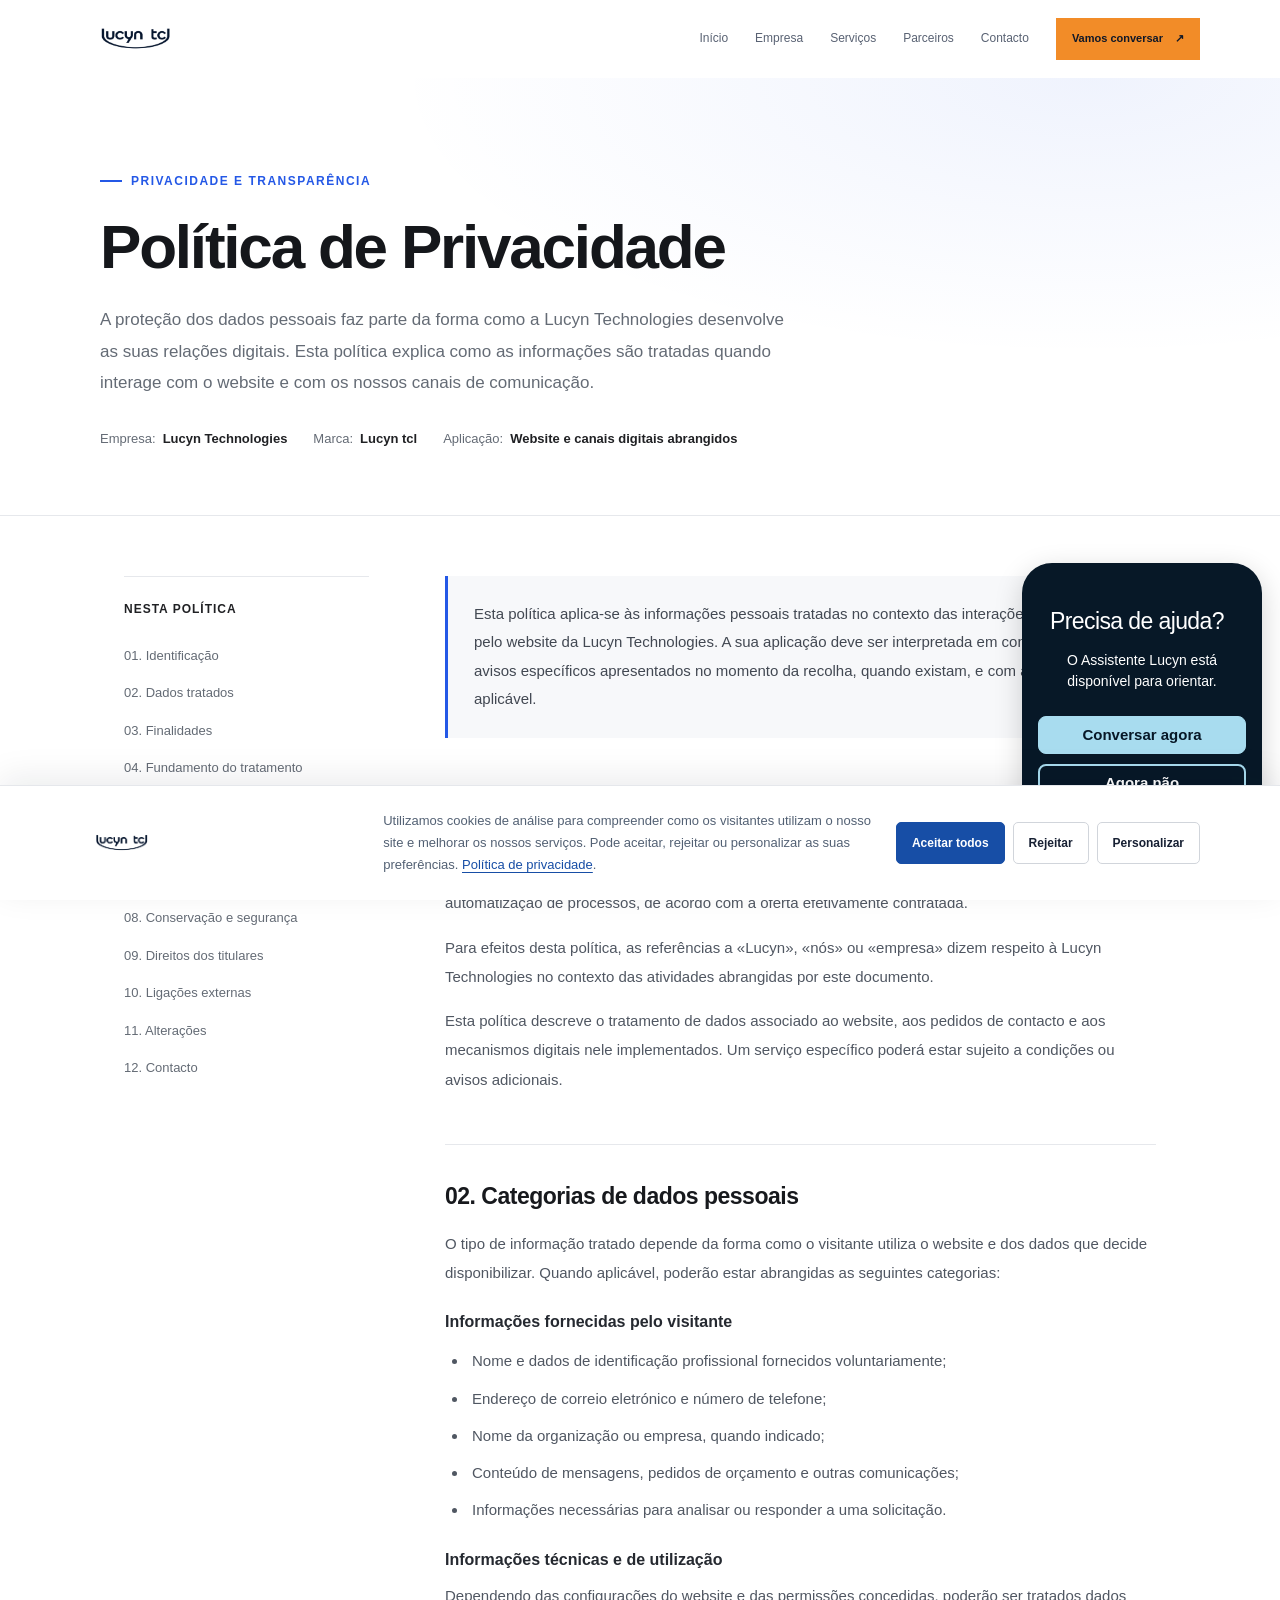
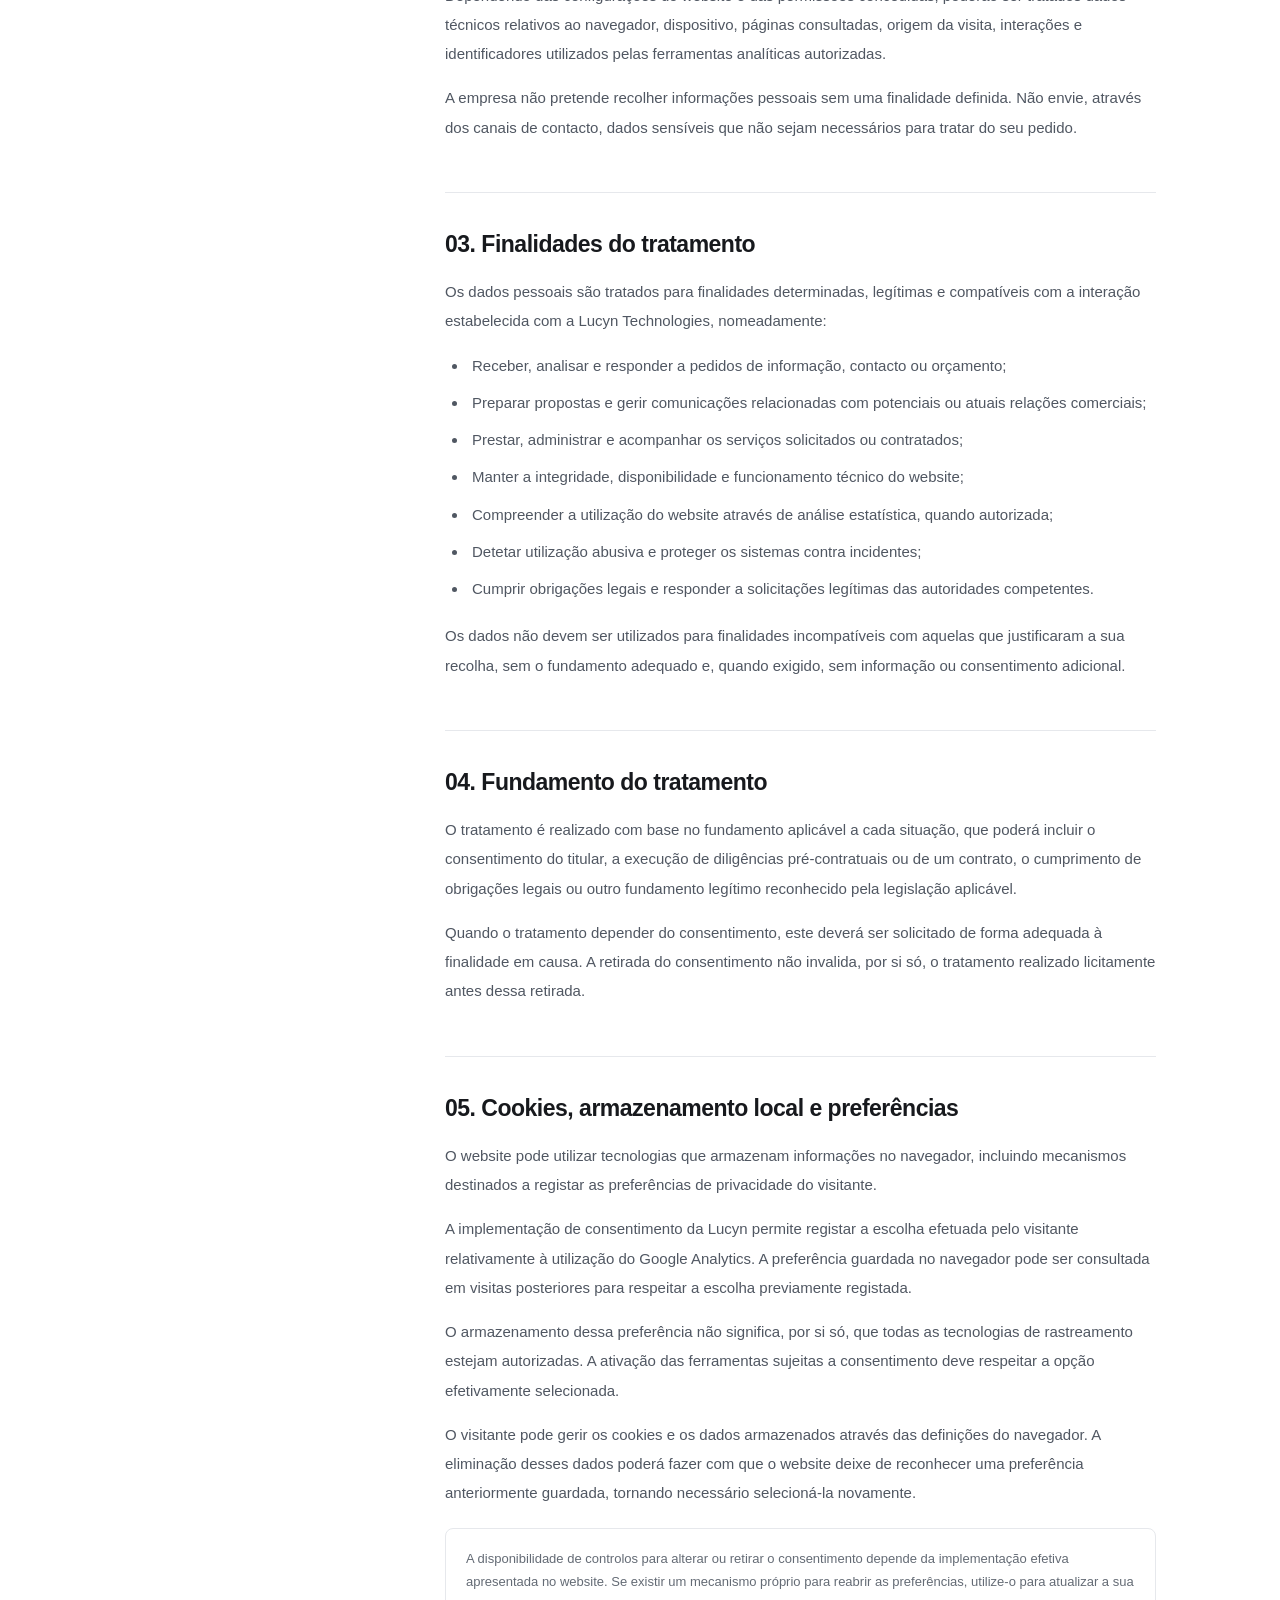
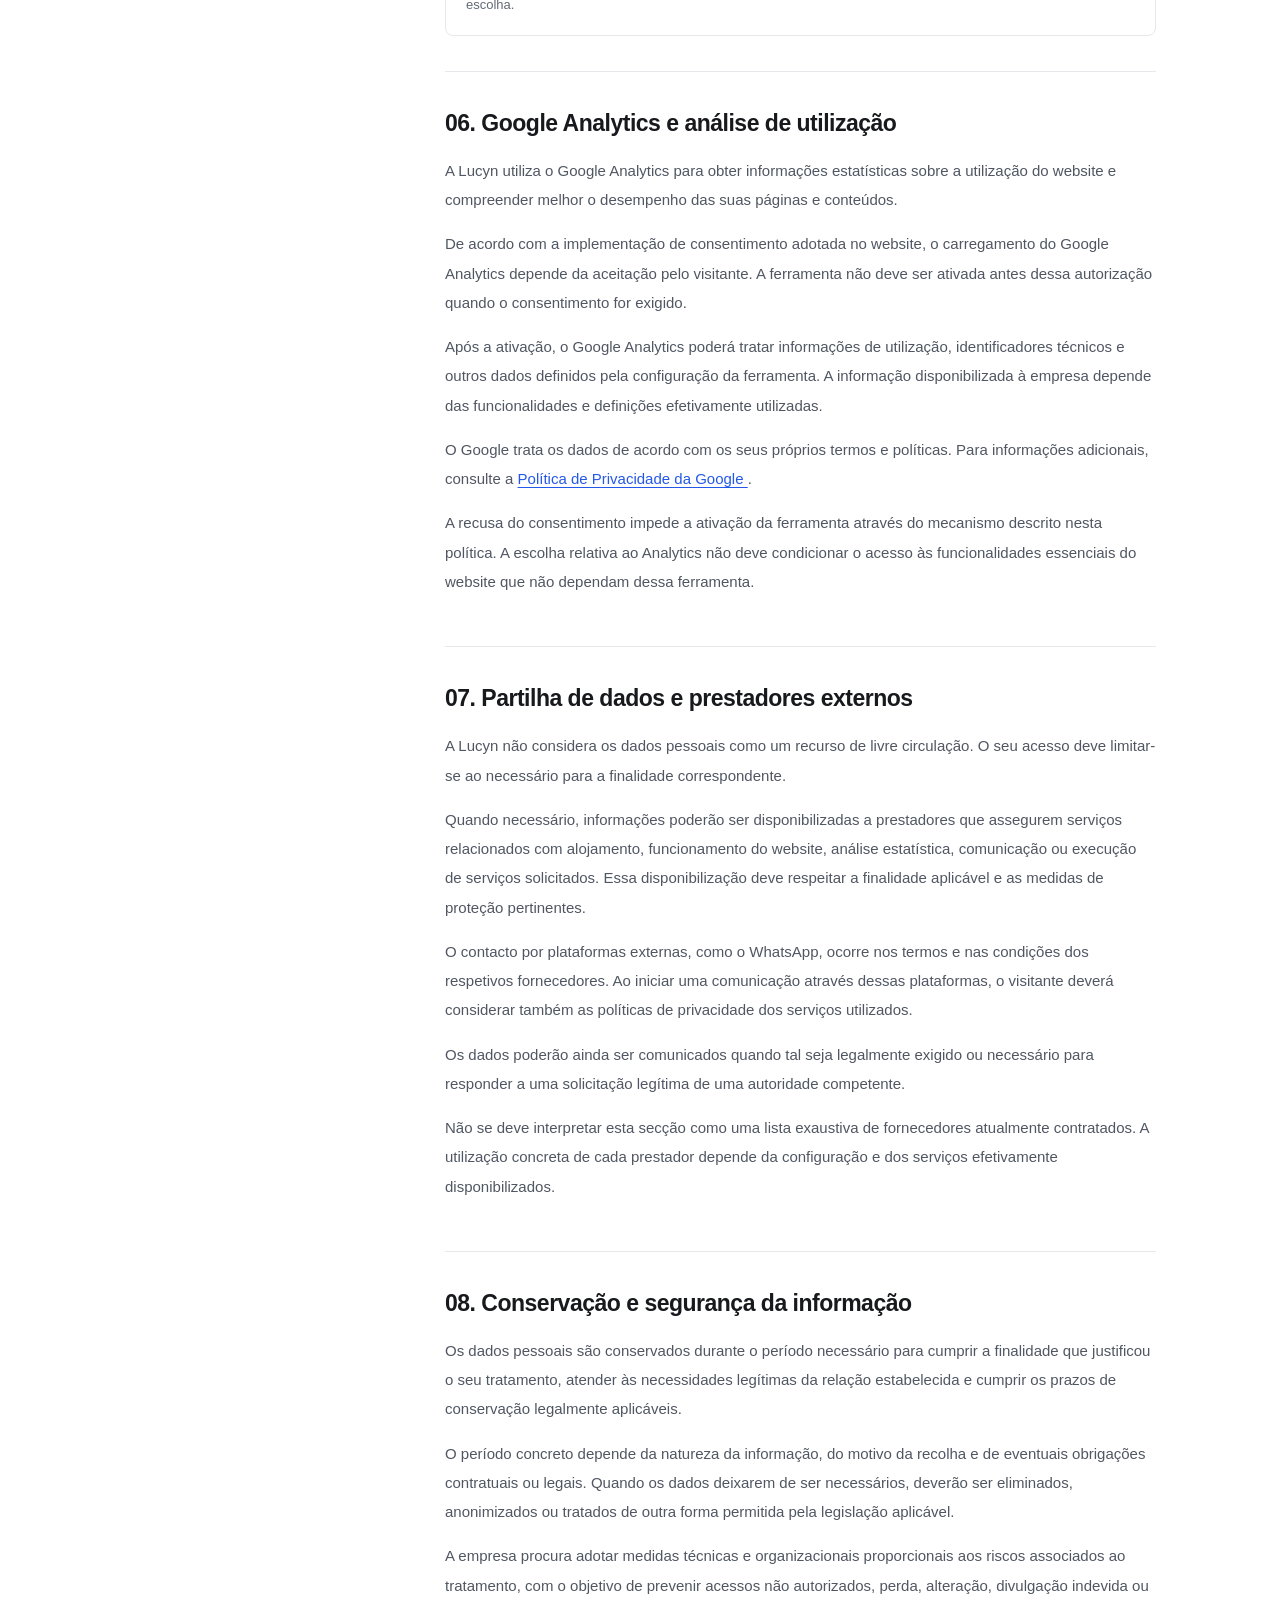
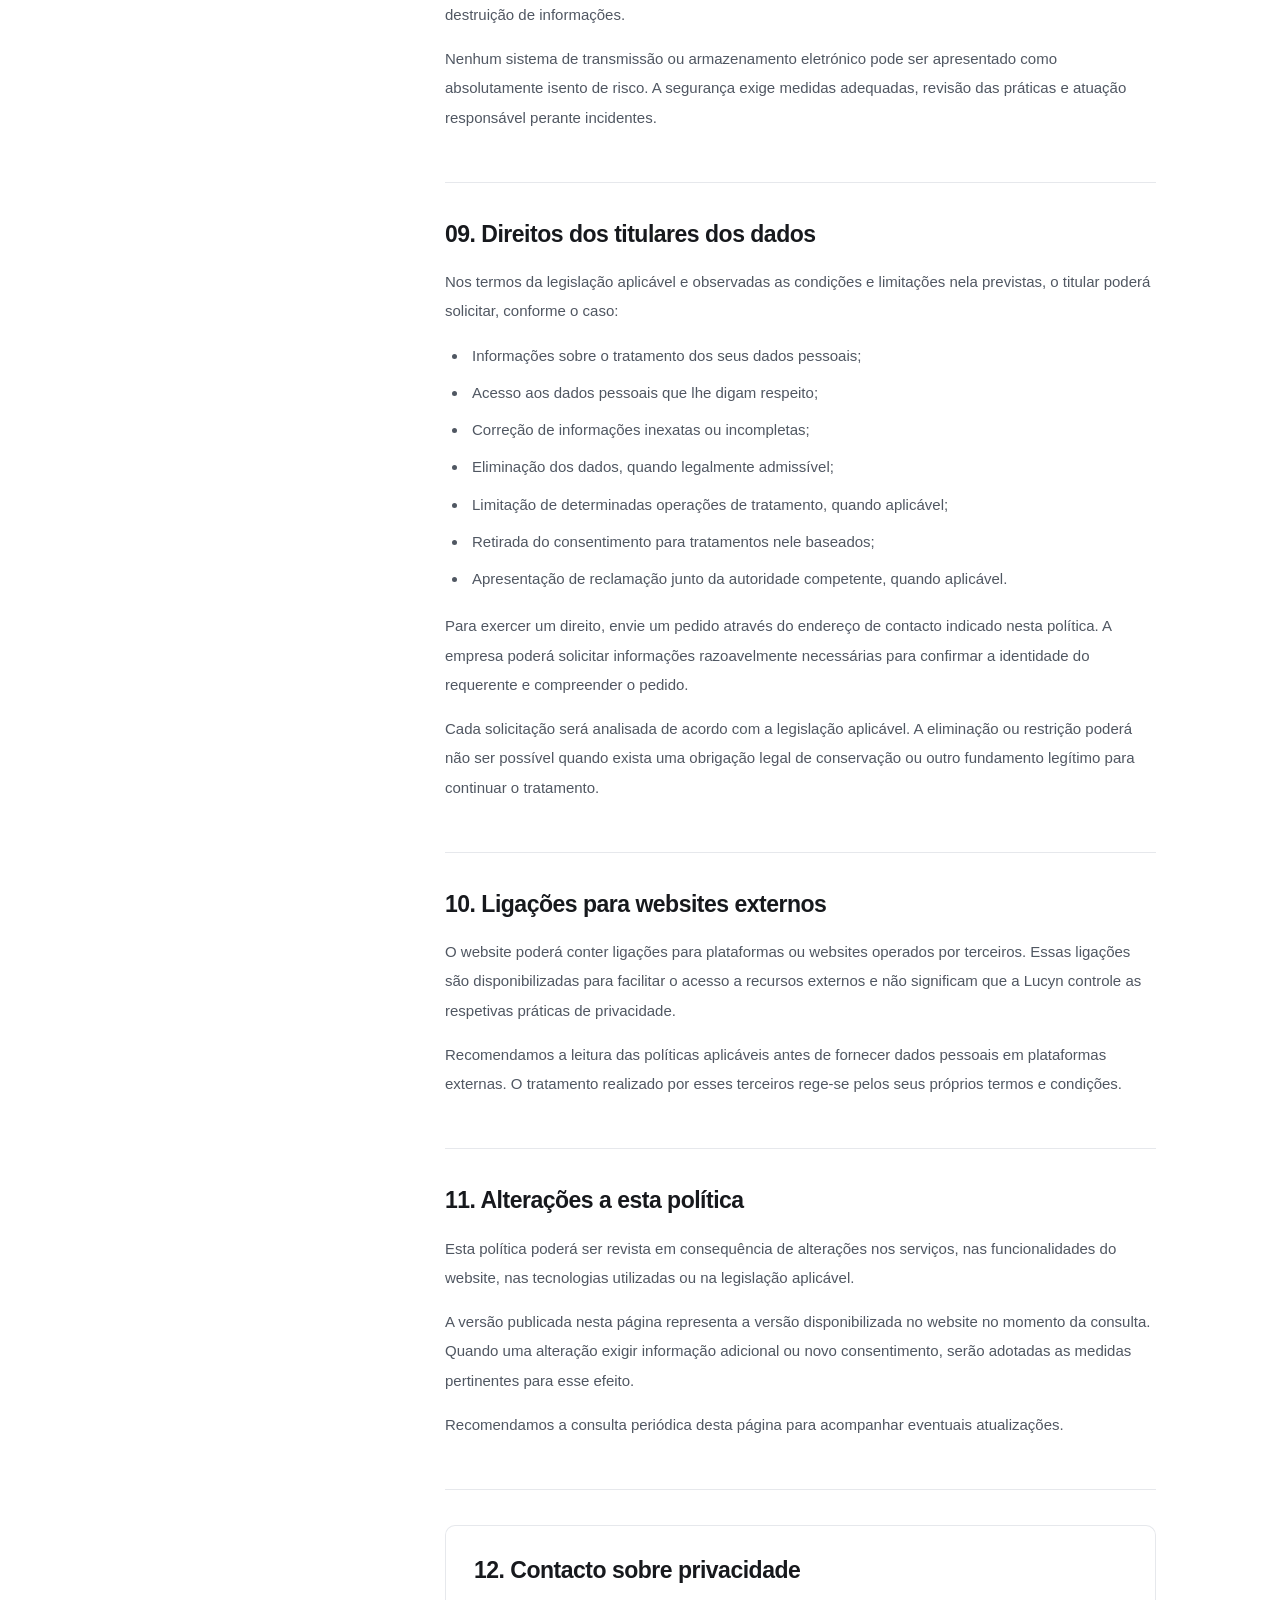
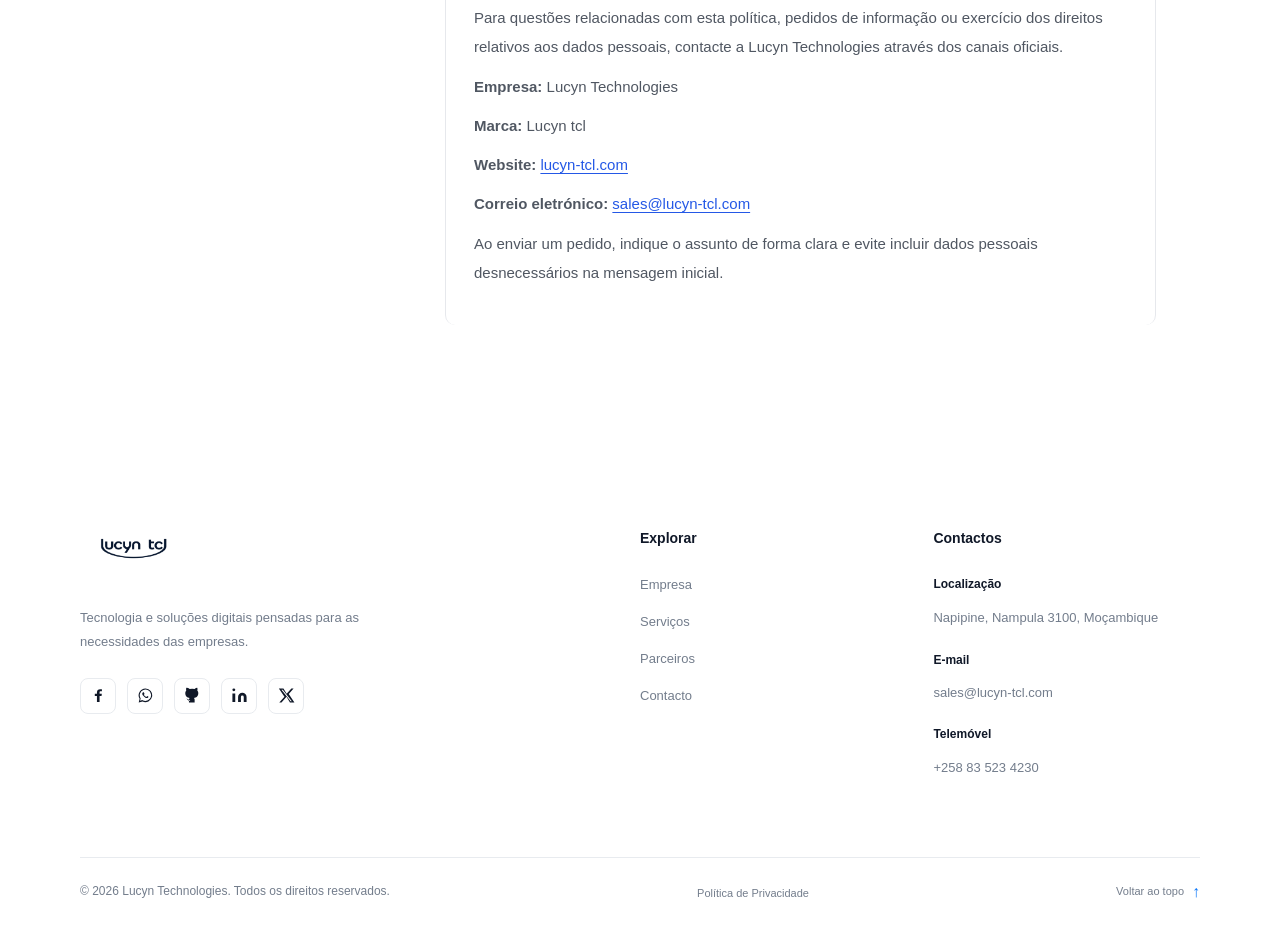
<file: policy.html>
<!DOCTYPE html>
<html lang="pt">

<head>

    <meta charset="UTF-8">
    <meta name="viewport" content="width=device-width, initial-scale=1.0">

    <title>Política de Privacidade | Lucyn Technologies</title>
    <!-- Favicon -->
    <link rel="icon" type="png/jpg" href="assets/lucyn-logo.png">
    <link rel="apple-touch-icon" href="assets/lucyn-logo.png">
    <meta name="description"
        content="Conheça a Política de Privacidade da Lucyn Technologies, marca Lucyn tcl, e saiba como tratamos os dados pessoais e as preferências de privacidade dos visitantes.">

    <meta name="robots" content="index, follow">
    <link rel="canonical" href="https://lucyn-tcl.com/policy">
    <link rel="stylesheet" href="css/policy.css">
    <link rel="stylesheet" href="css/style.css">
    <link rel="stylesheet" href="css/lucyn.css">
    <link rel="stylesheet" href="css/consent.css">


</head>

<body>


    <header class="site-header" id="site-header">
        <div class="header-inner container">

            <a class="brand" href="index.html" aria-label="Página inicial da Lucyn TCL">
                <img src="assets/lucyn-r.webp" alt="Lucyn TCL">
            </a>

            <button class="menu-toggle" type="button" aria-label="Abrir menu" aria-controls="primary-navigation"
                aria-expanded="false">
                <span></span>
                <span></span>
                <span></span>
            </button>

            <nav class="primary-navigation" id="primary-navigation" aria-label="Navegação principal">
                <a class="nav-link" href="index.html">Início</a>
                <a class="nav-link" href="about.html">Empresa</a>
                <a class="nav-link" href="services.html">Serviços</a>
                <a class="nav-link" href="partners.html">Parceiros</a>
                <a class="nav-link" href="contact.html">Contacto</a>
                <a class="nav-contact" href="https://wa.me/258835234230">
                    Vamos conversar <span>↗</span>
                </a>
            </nav>

        </div>
    </header>

    <main class="policy-page">

        <header class="policy-hero">
            <div class="policy-container">
                <div class="policy-eyebrow">Privacidade e transparência</div>

                <h1>Política de Privacidade</h1>

                <p>
                    A proteção dos dados pessoais faz parte da forma como
                    a Lucyn Technologies desenvolve as suas relações digitais.
                    Esta política explica como as informações são tratadas
                    quando interage com o website e com os nossos canais
                    de comunicação.
                </p>

                <div class="policy-meta">
                    <span>Empresa: <strong>Lucyn Technologies</strong></span>
                    <span>Marca: <strong>Lucyn tcl</strong></span>
                    <span>Aplicação: <strong>Website e canais digitais abrangidos</strong></span>
                </div>
            </div>
        </header>

        <div class="policy-layout">

            <nav class="policy-index" aria-label="Índice da política">
                <h2>Nesta política</h2>
                <ol>
                    <li><a href="#responsavel">01. Identificação</a></li>
                    <li><a href="#dados">02. Dados tratados</a></li>
                    <li><a href="#finalidades">03. Finalidades</a></li>
                    <li><a href="#fundamento">04. Fundamento do tratamento</a></li>
                    <li><a href="#cookies">05. Cookies e consentimento</a></li>
                    <li><a href="#analytics">06. Google Analytics</a></li>
                    <li><a href="#terceiros">07. Terceiros e partilha</a></li>
                    <li><a href="#conservacao">08. Conservação e segurança</a></li>
                    <li><a href="#direitos">09. Direitos dos titulares</a></li>
                    <li><a href="#externos">10. Ligações externas</a></li>
                    <li><a href="#alteracoes">11. Alterações</a></li>
                    <li><a href="#contacto">12. Contacto</a></li>
                </ol>
            </nav>

            <article class="policy-content">

                <div class="policy-intro">
                    Esta política aplica-se às informações pessoais tratadas
                    no contexto das interações abrangidas pelo website da
                    Lucyn Technologies. A sua aplicação deve ser interpretada
                    em conjunto com os avisos específicos apresentados no
                    momento da recolha, quando existam, e com a legislação
                    aplicável.
                </div>

                <section class="policy-section" id="responsavel">
                    <h2>01. Identificação e âmbito</h2>

                    <p>
                        A <strong>Lucyn Technologies</strong>, que atua
                        comercialmente sob a marca <strong>Lucyn tcl</strong>,
                        disponibiliza soluções e serviços tecnológicos,
                        incluindo presença digital, desenvolvimento web,
                        consultoria, digitalização e automatização de processos,
                        de acordo com a oferta efetivamente contratada.
                    </p>

                    <p>
                        Para efeitos desta política, as referências a
                        «Lucyn», «nós» ou «empresa» dizem respeito à
                        Lucyn Technologies no contexto das atividades
                        abrangidas por este documento.
                    </p>

                    <p>
                        Esta política descreve o tratamento de dados associado
                        ao website, aos pedidos de contacto e aos mecanismos
                        digitais nele implementados. Um serviço específico
                        poderá estar sujeito a condições ou avisos adicionais.
                    </p>
                </section>

                <section class="policy-section" id="dados">
                    <h2>02. Categorias de dados pessoais</h2>

                    <p>
                        O tipo de informação tratado depende da forma como
                        o visitante utiliza o website e dos dados que decide
                        disponibilizar. Quando aplicável, poderão estar
                        abrangidas as seguintes categorias:
                    </p>

                    <h3>Informações fornecidas pelo visitante</h3>
                    <ul>
                        <li>Nome e dados de identificação profissional fornecidos voluntariamente;</li>
                        <li>Endereço de correio eletrónico e número de telefone;</li>
                        <li>Nome da organização ou empresa, quando indicado;</li>
                        <li>Conteúdo de mensagens, pedidos de orçamento e outras comunicações;</li>
                        <li>Informações necessárias para analisar ou responder a uma solicitação.</li>
                    </ul>

                    <h3>Informações técnicas e de utilização</h3>
                    <p>
                        Dependendo das configurações do website e das
                        permissões concedidas, poderão ser tratados dados
                        técnicos relativos ao navegador, dispositivo,
                        páginas consultadas, origem da visita, interações
                        e identificadores utilizados pelas ferramentas
                        analíticas autorizadas.
                    </p>

                    <p>
                        A empresa não pretende recolher informações pessoais
                        sem uma finalidade definida. Não envie, através dos
                        canais de contacto, dados sensíveis que não sejam
                        necessários para tratar do seu pedido.
                    </p>
                </section>

                <section class="policy-section" id="finalidades">
                    <h2>03. Finalidades do tratamento</h2>

                    <p>
                        Os dados pessoais são tratados para finalidades
                        determinadas, legítimas e compatíveis com a interação
                        estabelecida com a Lucyn Technologies, nomeadamente:
                    </p>

                    <ul>
                        <li>Receber, analisar e responder a pedidos de informação, contacto ou orçamento;</li>
                        <li>Preparar propostas e gerir comunicações relacionadas com potenciais ou atuais relações
                            comerciais;</li>
                        <li>Prestar, administrar e acompanhar os serviços solicitados ou contratados;</li>
                        <li>Manter a integridade, disponibilidade e funcionamento técnico do website;</li>
                        <li>Compreender a utilização do website através de análise estatística, quando autorizada;</li>
                        <li>Detetar utilização abusiva e proteger os sistemas contra incidentes;</li>
                        <li>Cumprir obrigações legais e responder a solicitações legítimas das autoridades competentes.
                        </li>
                    </ul>

                    <p>
                        Os dados não devem ser utilizados para finalidades
                        incompatíveis com aquelas que justificaram a sua
                        recolha, sem o fundamento adequado e, quando exigido,
                        sem informação ou consentimento adicional.
                    </p>
                </section>

                <section class="policy-section" id="fundamento">
                    <h2>04. Fundamento do tratamento</h2>

                    <p>
                        O tratamento é realizado com base no fundamento
                        aplicável a cada situação, que poderá incluir o
                        consentimento do titular, a execução de diligências
                        pré-contratuais ou de um contrato, o cumprimento de
                        obrigações legais ou outro fundamento legítimo
                        reconhecido pela legislação aplicável.
                    </p>

                    <p>
                        Quando o tratamento depender do consentimento,
                        este deverá ser solicitado de forma adequada à
                        finalidade em causa. A retirada do consentimento
                        não invalida, por si só, o tratamento realizado
                        licitamente antes dessa retirada.
                    </p>
                </section>

                <section class="policy-section" id="cookies">
                    <h2>05. Cookies, armazenamento local e preferências</h2>

                    <p>
                        O website pode utilizar tecnologias que armazenam
                        informações no navegador, incluindo mecanismos
                        destinados a registar as preferências de privacidade
                        do visitante.
                    </p>

                    <p>
                        A implementação de consentimento da Lucyn permite
                        registar a escolha efetuada pelo visitante relativamente
                        à utilização do Google Analytics. A preferência
                        guardada no navegador pode ser consultada em visitas
                        posteriores para respeitar a escolha previamente
                        registada.
                    </p>

                    <p>
                        O armazenamento dessa preferência não significa,
                        por si só, que todas as tecnologias de rastreamento
                        estejam autorizadas. A ativação das ferramentas
                        sujeitas a consentimento deve respeitar a opção
                        efetivamente selecionada.
                    </p>

                    <p>
                        O visitante pode gerir os cookies e os dados
                        armazenados através das definições do navegador.
                        A eliminação desses dados poderá fazer com que
                        o website deixe de reconhecer uma preferência
                        anteriormente guardada, tornando necessário
                        selecioná-la novamente.
                    </p>

                    <div class="policy-note">
                        A disponibilidade de controlos para alterar ou retirar
                        o consentimento depende da implementação efetiva
                        apresentada no website. Se existir um mecanismo
                        próprio para reabrir as preferências, utilize-o
                        para atualizar a sua escolha.
                    </div>
                </section>

                <section class="policy-section" id="analytics">
                    <h2>06. Google Analytics e análise de utilização</h2>

                    <p>
                        A Lucyn utiliza o Google Analytics para obter
                        informações estatísticas sobre a utilização do
                        website e compreender melhor o desempenho das
                        suas páginas e conteúdos.
                    </p>

                    <p>
                        De acordo com a implementação de consentimento
                        adotada no website, o carregamento do Google Analytics
                        depende da aceitação pelo visitante. A ferramenta
                        não deve ser ativada antes dessa autorização quando
                        o consentimento for exigido.
                    </p>

                    <p>
                        Após a ativação, o Google Analytics poderá tratar
                        informações de utilização, identificadores técnicos
                        e outros dados definidos pela configuração da
                        ferramenta. A informação disponibilizada à empresa
                        depende das funcionalidades e definições efetivamente
                        utilizadas.
                    </p>

                    <p>
                        O Google trata os dados de acordo com os seus próprios
                        termos e políticas. Para informações adicionais,
                        consulte a
                        <a href="https://policies.google.com/privacy" target="_blank" rel="noopener noreferrer">
                            Política de Privacidade da Google
                        </a>.
                    </p>

                    <p>
                        A recusa do consentimento impede a ativação da
                        ferramenta através do mecanismo descrito nesta
                        política. A escolha relativa ao Analytics não deve
                        condicionar o acesso às funcionalidades essenciais
                        do website que não dependam dessa ferramenta.
                    </p>
                </section>

                <section class="policy-section" id="terceiros">
                    <h2>07. Partilha de dados e prestadores externos</h2>

                    <p>
                        A Lucyn não considera os dados pessoais como um
                        recurso de livre circulação. O seu acesso deve
                        limitar-se ao necessário para a finalidade
                        correspondente.
                    </p>

                    <p>
                        Quando necessário, informações poderão ser
                        disponibilizadas a prestadores que assegurem
                        serviços relacionados com alojamento, funcionamento
                        do website, análise estatística, comunicação ou
                        execução de serviços solicitados. Essa disponibilização
                        deve respeitar a finalidade aplicável e as medidas
                        de proteção pertinentes.
                    </p>

                    <p>
                        O contacto por plataformas externas, como o WhatsApp,
                        ocorre nos termos e nas condições dos respetivos
                        fornecedores. Ao iniciar uma comunicação através
                        dessas plataformas, o visitante deverá considerar
                        também as políticas de privacidade dos serviços
                        utilizados.
                    </p>

                    <p>
                        Os dados poderão ainda ser comunicados quando tal
                        seja legalmente exigido ou necessário para responder
                        a uma solicitação legítima de uma autoridade
                        competente.
                    </p>

                    <p>
                        Não se deve interpretar esta secção como uma lista
                        exaustiva de fornecedores atualmente contratados.
                        A utilização concreta de cada prestador depende
                        da configuração e dos serviços efetivamente
                        disponibilizados.
                    </p>
                </section>

                <section class="policy-section" id="conservacao">
                    <h2>08. Conservação e segurança da informação</h2>

                    <p>
                        Os dados pessoais são conservados durante o período
                        necessário para cumprir a finalidade que justificou
                        o seu tratamento, atender às necessidades legítimas
                        da relação estabelecida e cumprir os prazos de
                        conservação legalmente aplicáveis.
                    </p>

                    <p>
                        O período concreto depende da natureza da informação,
                        do motivo da recolha e de eventuais obrigações
                        contratuais ou legais. Quando os dados deixarem
                        de ser necessários, deverão ser eliminados,
                        anonimizados ou tratados de outra forma permitida
                        pela legislação aplicável.
                    </p>

                    <p>
                        A empresa procura adotar medidas técnicas e
                        organizacionais proporcionais aos riscos associados
                        ao tratamento, com o objetivo de prevenir acessos
                        não autorizados, perda, alteração, divulgação
                        indevida ou destruição de informações.
                    </p>

                    <p>
                        Nenhum sistema de transmissão ou armazenamento
                        eletrónico pode ser apresentado como absolutamente
                        isento de risco. A segurança exige medidas adequadas,
                        revisão das práticas e atuação responsável perante
                        incidentes.
                    </p>
                </section>

                <section class="policy-section" id="direitos">
                    <h2>09. Direitos dos titulares dos dados</h2>

                    <p>
                        Nos termos da legislação aplicável e observadas
                        as condições e limitações nela previstas, o titular
                        poderá solicitar, conforme o caso:
                    </p>

                    <ul>
                        <li>Informações sobre o tratamento dos seus dados pessoais;</li>
                        <li>Acesso aos dados pessoais que lhe digam respeito;</li>
                        <li>Correção de informações inexatas ou incompletas;</li>
                        <li>Eliminação dos dados, quando legalmente admissível;</li>
                        <li>Limitação de determinadas operações de tratamento, quando aplicável;</li>
                        <li>Retirada do consentimento para tratamentos nele baseados;</li>
                        <li>Apresentação de reclamação junto da autoridade competente, quando aplicável.</li>
                    </ul>

                    <p>
                        Para exercer um direito, envie um pedido através
                        do endereço de contacto indicado nesta política.
                        A empresa poderá solicitar informações razoavelmente
                        necessárias para confirmar a identidade do requerente
                        e compreender o pedido.
                    </p>

                    <p>
                        Cada solicitação será analisada de acordo com a
                        legislação aplicável. A eliminação ou restrição
                        poderá não ser possível quando exista uma obrigação
                        legal de conservação ou outro fundamento legítimo
                        para continuar o tratamento.
                    </p>
                </section>

                <section class="policy-section" id="externos">
                    <h2>10. Ligações para websites externos</h2>

                    <p>
                        O website poderá conter ligações para plataformas
                        ou websites operados por terceiros. Essas ligações
                        são disponibilizadas para facilitar o acesso a
                        recursos externos e não significam que a Lucyn
                        controle as respetivas práticas de privacidade.
                    </p>

                    <p>
                        Recomendamos a leitura das políticas aplicáveis
                        antes de fornecer dados pessoais em plataformas
                        externas. O tratamento realizado por esses terceiros
                        rege-se pelos seus próprios termos e condições.
                    </p>
                </section>

                <section class="policy-section" id="alteracoes">
                    <h2>11. Alterações a esta política</h2>

                    <p>
                        Esta política poderá ser revista em consequência
                        de alterações nos serviços, nas funcionalidades
                        do website, nas tecnologias utilizadas ou na
                        legislação aplicável.
                    </p>

                    <p>
                        A versão publicada nesta página representa a
                        versão disponibilizada no website no momento
                        da consulta. Quando uma alteração exigir informação
                        adicional ou novo consentimento, serão adotadas
                        as medidas pertinentes para esse efeito.
                    </p>

                    <p>
                        Recomendamos a consulta periódica desta página
                        para acompanhar eventuais atualizações.
                    </p>
                </section>

                <section class="policy-section policy-contact" id="contacto">
                    <h2>12. Contacto sobre privacidade</h2>

                    <p>
                        Para questões relacionadas com esta política,
                        pedidos de informação ou exercício dos direitos
                        relativos aos dados pessoais, contacte a
                        Lucyn Technologies através dos canais oficiais.
                    </p>

                    <p>
                        <strong>Empresa:</strong> Lucyn Technologies
                    </p>

                    <p>
                        <strong>Marca:</strong> Lucyn tcl
                    </p>

                    <p>
                        <strong>Website:</strong>
                        <a href="https://lucyn-tcl.com">
                            lucyn-tcl.com
                        </a>
                    </p>

                    <p>
                        <strong>Correio eletrónico:</strong>
                        <a href="mailto:sales@lucyn-tcl.com">
                            sales@lucyn-tcl.com
                        </a>
                    </p>

                    <p>
                        Ao enviar um pedido, indique o assunto de forma
                        clara e evite incluir dados pessoais desnecessários
                        na mensagem inicial.
                    </p>
                </section>

            </article>
        </div>
    </main>

    <!-- ASSISTENTE LUCYN -->
    <div class="lucyn-assistant" id="lucynAssistant">

        <section class="assistant-greeting" id="assistantGreeting" aria-label="Convite para obter ajuda">
            <h2>Precisa de ajuda?</h2>
            <p>O Assistente Lucyn está disponível para orientar.</p>

            <button type="button" id="assistantChatNow">
                Conversar agora
            </button>

            <button type="button" id="assistantNoThanks">
                Agora não
            </button>
        </section>

        <section class="assistant-popup" id="assistantPopup" aria-hidden="true" aria-label="Ajuda e serviços">

            <div class="assistant-header">
                <span class="assistant-eyebrow">ASSISTENTE</span>
                <h2>Como podemos ajudar?</h2>
                <p>Escolha o assunto que pretende tratar.</p>
            </div>

            <div class="assistant-options">

                <a class="assistant-option" href="services.html">
                    <span class="option-copy">
                        <strong>Conhecer os serviços</strong>
                        <small>Veja em que áreas podemos ajudar.</small>
                    </span>
                    <span class="option-arrow">↗</span>
                </a>

                <a class="assistant-option" href="contact.html">
                    <span class="option-copy">
                        <strong>Apresentar um projeto</strong>
                        <small>Explique-nos o que precisa.</small>
                    </span>
                    <span class="option-arrow">↗</span>
                </a>

                <a class="assistant-option" href="https://wa.me/258835234230" target="_blank" rel="noopener noreferrer">
                    <span class="option-copy">
                        <strong>Falar connosco</strong>
                        <small>Entre em contacto com a nossa equipa.</small>
                    </span>
                    <span class="option-arrow">↗</span>
                </a>

            </div>
        </section>

        <button type="button" class="assistant-launcher" id="assistantLauncher" aria-label="Abrir assistente"
            aria-expanded="false" aria-controls="assistantPopup">

            <svg class="launcher-message" viewBox="0 0 24 24" aria-hidden="true">
                <path d="M20 11.5a8.4 8.4 0 0 1-12.4 7.4L3 20l1.2-5.3A8.4 8.4 0 1 1 20 11.5Z" />
                <path d="M8 10h8M8 13.5h5" />
            </svg>

            <svg class="launcher-close" viewBox="0 0 24 24" aria-hidden="true">
                <path d="m6 6 12 12M18 6 6 18" />
            </svg>
        </button>

    </div>

    <!-- RODAPÉ -->
    <footer class="site-footer">

        <div class="container footer-main">

            <div class="footer-brand-column">
                <a class="footer-brand" href="index.html" aria-label="Página inicial da Lucyn TCL">
                    <img src="assets/lucyn-r.webp" alt="Lucyn TCL">
                </a>

                <p class="footer-description">
                    Tecnologia e soluções digitais pensadas para as necessidades
                    das empresas.
                </p>

                <div class="footer-socials" aria-label="Redes sociais">

                    <a href="https://www.facebook.com/profile.php?id=61595147109950" class="footer-social"
                        target="_blank" rel="noopener noreferrer" aria-label="Facebook">
                        <svg viewBox="0 0 24 24" aria-hidden="true">
                            <path
                                d="M13.5 21v-8.2h2.8l.4-3.2h-3.2V7.5c0-.9.3-1.6 1.6-1.6h1.7V3.1c-.3 0-1.4-.1-2.6-.1-2.6 0-4.4 1.6-4.4 4.6v2h-3v3.2h3V21z" />
                        </svg>
                    </a>

                    <a href="https://wa.me/258835234230" class="footer-social" target="_blank" rel="noopener noreferrer"
                        aria-label="WhatsApp">
                        <svg viewBox="0 0 24 24" aria-hidden="true">
                            <path
                                d="M12 2a9.7 9.7 0 0 0-8.3 14.7L2.4 22l5.5-1.4A9.7 9.7 0 1 0 12 2zm0 17.7a8 8 0 0 1-4.1-1.1l-.3-.2-3.3.9.9-3.2-.2-.3A8 8 0 1 1 12 19.7zm4.4-6c-.2-.1-1.4-.7-1.6-.8s-.4-.1-.5.1-.6.8-.8.9-.3.2-.5.1a6.5 6.5 0 0 1-1.9-1.2 7.1 7.1 0 0 1-1.3-1.6c-.1-.2 0-.3.1-.4l.4-.5.2-.4c.1-.2 0-.3 0-.4l-.7-1.7c-.2-.4-.4-.4-.5-.4h-.5c-.2 0-.4.1-.6.3s-.8.8-.8 1.9.8 2.1.9 2.2a9.3 9.3 0 0 0 3.6 3.2c.5.2.9.4 1.2.4.5.2 1 .1 1.3.1.4-.1 1.4-.6 1.6-1.1s.2-1 .2-1.1-.1-.2-.3-.3z" />
                        </svg>
                    </a>

                    <a href="https://github.com/calisto2424" data-social="github" class="footer-social"
                        aria-label="GitHub">
                        <svg viewBox="0 0 24 24" aria-hidden="true">
                            <path
                                d="M9 19c-4.3 1.4-4.3-2.5-6-3m12 6v-3.9a3.4 3.4 0 0 0-.9-2.7c3-.3 6.1-1.5 6.1-6.8a5.3 5.3 0 0 0-1.4-3.7 4.9 4.9 0 0 0-.1-3.7S17.5.9 15 2.8a13.5 13.5 0 0 0-7 0C5.5.9 3.3 1.2 3.3 1.2a4.9 4.9 0 0 0-.1 3.7 5.3 5.3 0 0 0-1.4 3.7c0 5.3 3.1 6.5 6.1 6.8A3.4 3.4 0 0 0 7 18.1V22" />
                        </svg>
                    </a>

                    <a href="https://linkedin.com/in/lucyn-tcl" data-social="linkedin" class="footer-social"
                        aria-label="LinkedIn">
                        <svg viewBox="0 0 24 24" aria-hidden="true">
                            <path d="M16 8a6 6 0 0 1 6 6v7h-4v-7a2 2 0 0 0-4 0v7h-4v-7a6 6 0 0 1 6-6ZM2 9h4v12H2z" />
                            <circle cx="4" cy="4" r="2" />
                        </svg>
                    </a>

                    <a href="#" data-social="x" class="footer-social" aria-label="X">
                        <svg viewBox="0 0 24 24" aria-hidden="true">
                            <path
                                d="M18.9 2H22l-6.8 7.8L23.2 22h-6.3L12 13.9 4.9 22H1.8l7.3-8.4L1.2 2h6.5l4.5 7.5L18.9 2Zm-1.1 18h1.7L6.7 3.9H4.9L17.8 20Z" />
                        </svg>
                    </a>

                </div>
            </div>

            <div class="footer-links-column">
                <h3>Explorar</h3>
                <nav class="footer-navigation" aria-label="Navegação do rodapé">
                    <a href="about.html">Empresa</a>
                    <a href="services.html">Serviços</a>
                    <a href="partners.html">Parceiros</a>
                    <a href="contact.html">Contacto</a>
                </nav>
            </div>

            <div class="footer-contact-column">
                <h3>Contactos</h3>

                <div class="footer-contact-item">
                    <span class="footer-contact-label">Localização</span>
                    <p>Napipine, Nampula 3100, Moçambique</p>
                </div>


                <div class="footer-contact-item">
                    <span class="footer-contact-label">E-mail</span>
                    <a href="mailto:sales@lucyn-tcl.com">
                        sales@lucyn-tcl.com
                    </a>
                </div>

                <div class="footer-contact-item">
                    <span class="footer-contact-label">Telemóvel</span>
                    <a href="tel:+258835234230">
                        +258 83 523 4230
                    </a>
                </div>

            </div>

        </div>


        <div class="container footer-bottom">
            <p>
                © <span id="current-year"></span> Lucyn Technologies.
                Todos os direitos reservados.
            </p>

            <nav class="footer-legal" aria-label="Informações legais">
                <a href="policy.html" footer-legal-link">
                    Política de Privacidade
                </a>
            </nav>

            <a href="#" class="footer-back-top">
                Voltar ao topo <span>↑</span>
            </a>
        </div>


    </footer>

    <script>
        const yearElement = document.getElementById("policyYear");

        if (yearElement) {
            yearElement.textContent = new Date().getFullYear();
        }
    </script>

    <script src="js/scripts.js"></script>
    <script src="js/lucyn.js"></script>
    <script src="js/consent.js"></script>

</body>

</html>
</file>
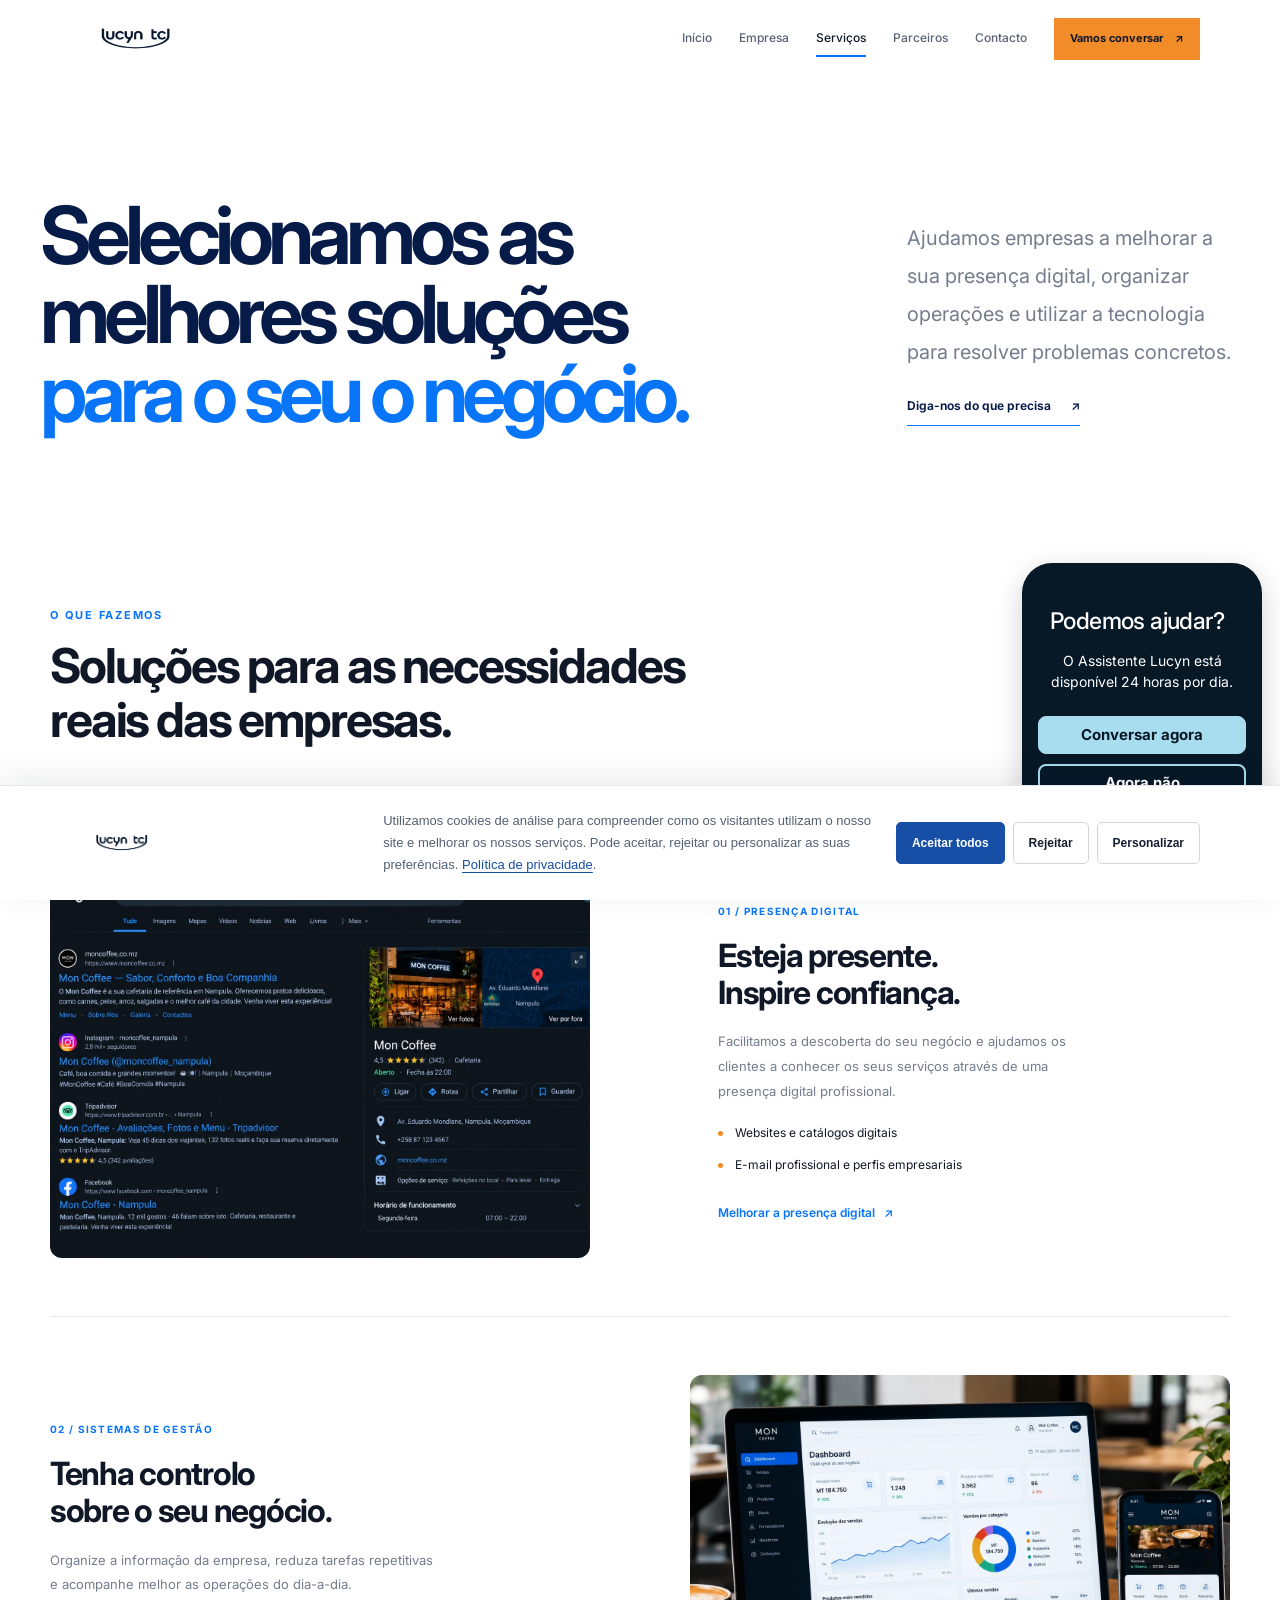
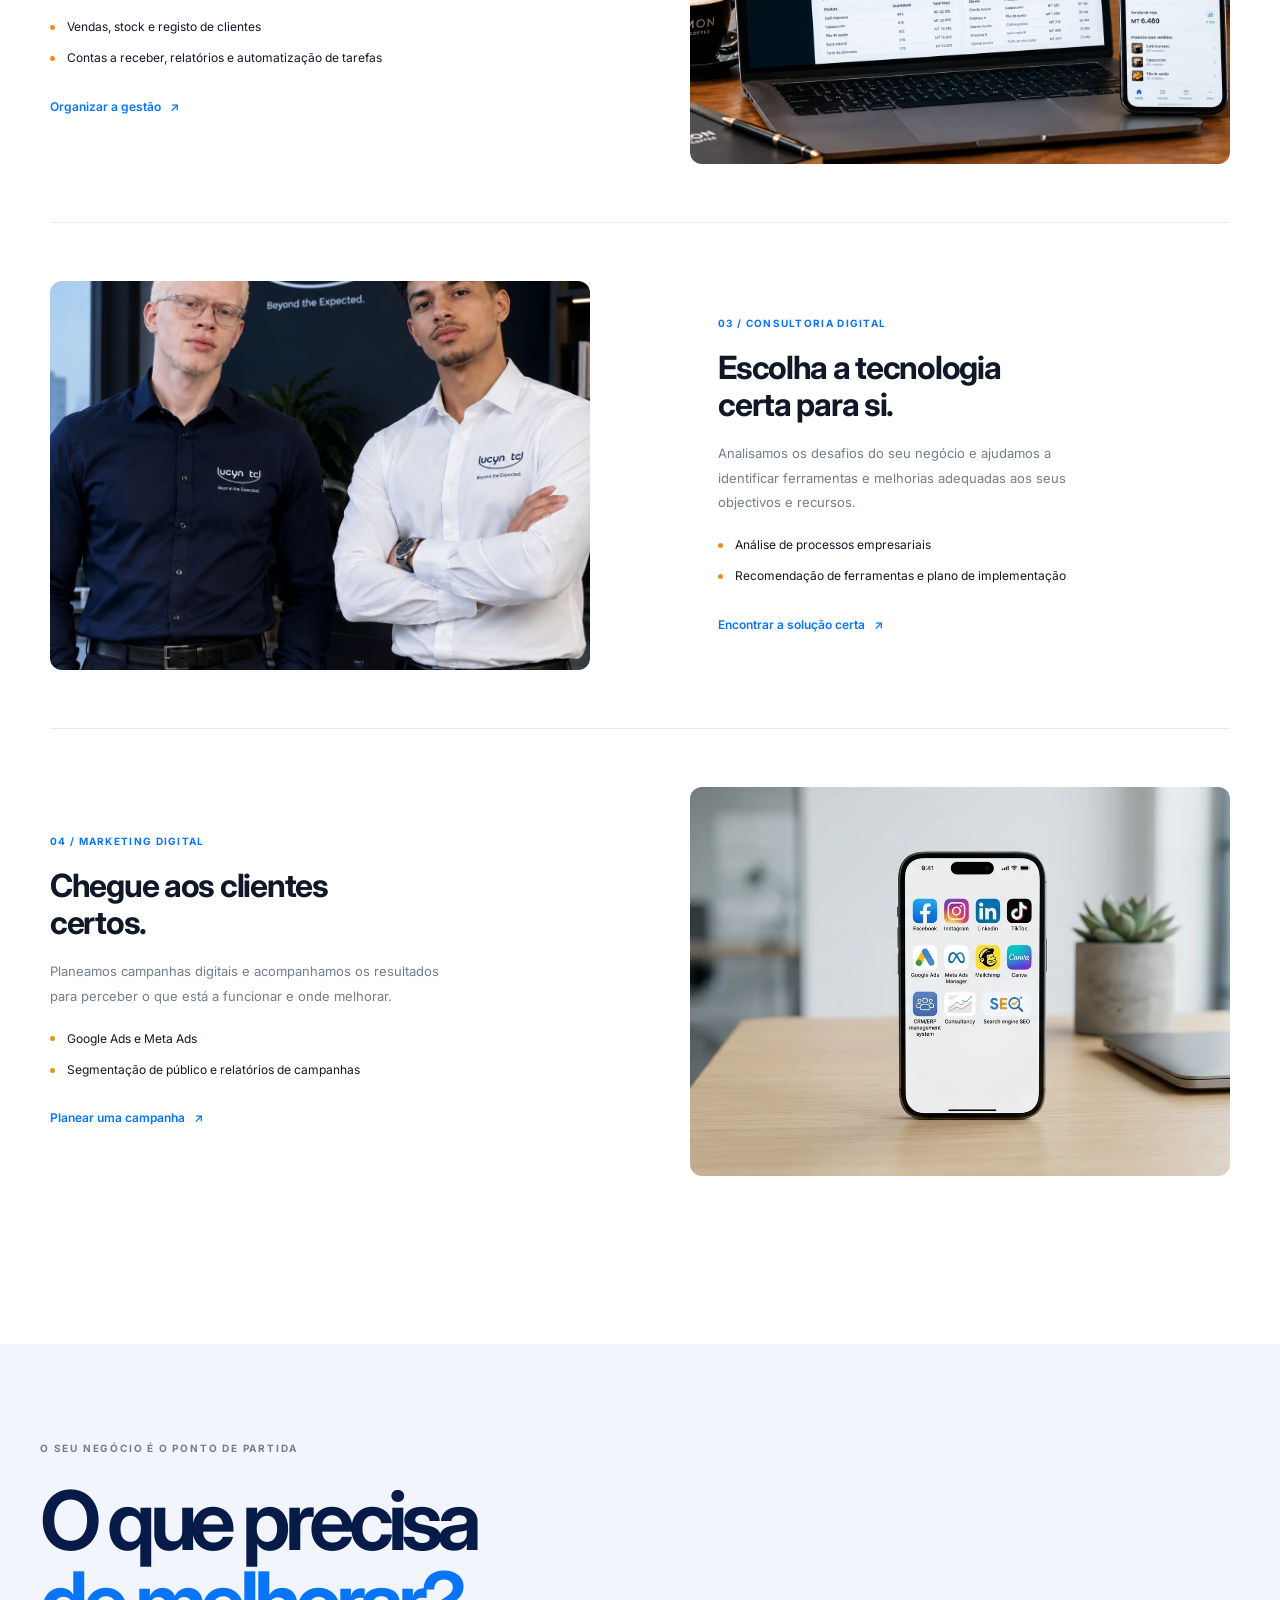
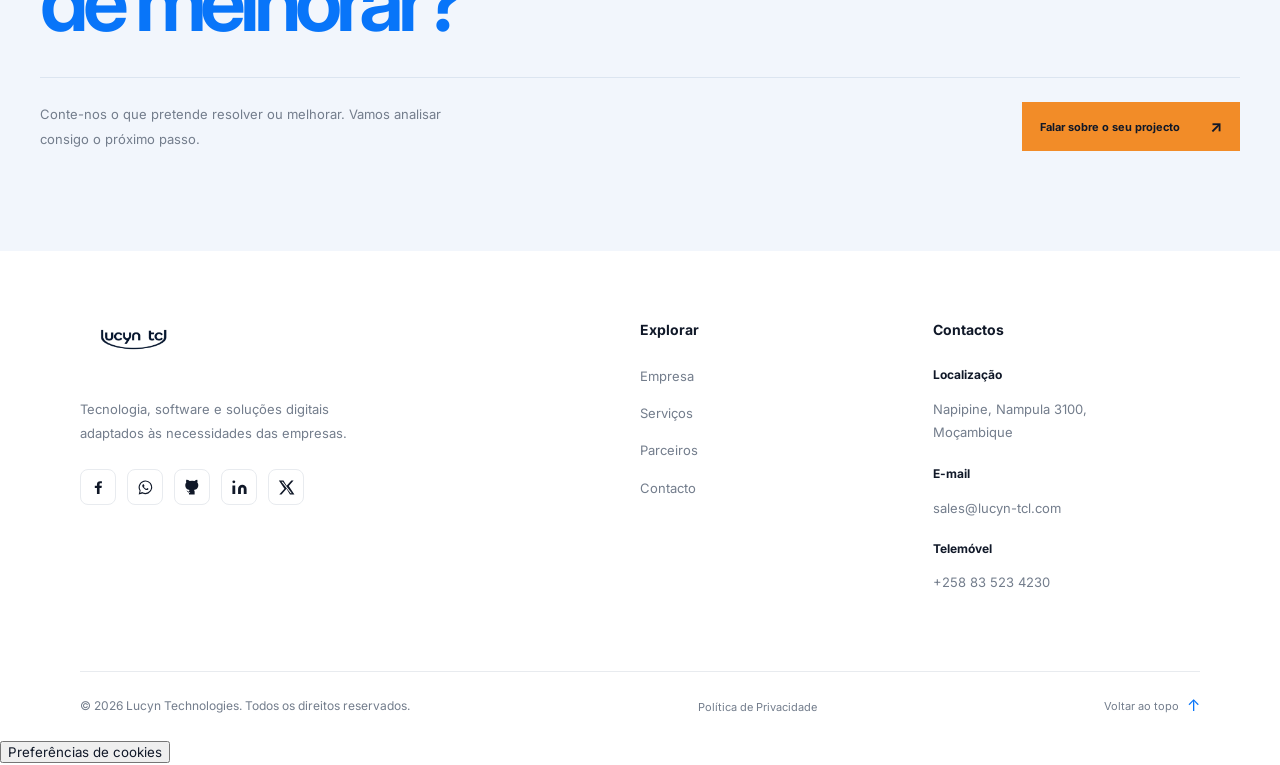
<file: services.html>
<!DOCTYPE html>
<html lang="pt-MZ">

<head>

    <meta charset="UTF-8">
    <meta name="viewport" content="width=device-width, initial-scale=1.0">
    <meta name="theme-color" content="#ffffff">
    <meta name="color-scheme" content="light">


    <!-- SEO principal -->
    <title>Serviços Digitais em Moçambique | Lucyn TCL</title>

    <meta name="description"
        content="Descubra os serviços da Lucyn TCL em Moçambique: criação de websites profissionais, sistemas de gestão empresarial, consultoria digital e marketing digital para empresas.">

    <meta name="robots" content="index, follow, max-image-preview:large, max-snippet:-1, max-video-preview:-1">
    <meta name="author" content="Lucyn TCL">
    <meta name="publisher" content="Lucyn TCL">


    <!-- SEO local -->
    <meta name="geo.region" content="MZ-N">
    <meta name="geo.placename" content="Nampula, Moçambique">

    <!-- URL canónico -->
    <link rel="canonical" href="https://lucyn-tcl.com/services.html">

    <!-- Open Graph: Facebook, WhatsApp e outras plataformas -->
    <meta property="og:type" content="website">
    <meta property="og:site_name" content="Lucyn TCL">
    <meta property="og:locale" content="pt_MZ">
    <meta property="og:title" content="Serviços Digitais para Empresas | Lucyn TCL">
    <meta property="og:description"
        content="Websites profissionais, sistemas de gestão empresarial, consultoria digital e marketing digital para empresas em Moçambique.">
    <meta property="og:url" content="https://lucyn-tcl.com/services.html">
    <meta property="og:image" content="https://lucyn-tcl.com/assets/lucyn-r.webp">
    <meta property="og:image:alt" content="Lucyn TCL — Tecnologia e soluções digitais">

    <!-- Twitter / X -->
    <meta name="twitter:card" content="summary_large_image">
    <meta name="twitter:title" content="Serviços Digitais para Empresas | Lucyn TCL">
    <meta name="twitter:description"
        content="Explore soluções de presença digital, gestão empresarial, consultoria tecnológica e marketing digital.">
    <meta name="twitter:image" content="https://lucyn-tcl.com/assets/lucyn-r.webp">
    <meta name="twitter:image:alt" content="Logótipo da Lucyn TCL">

    <!-- Favicon -->
    <link rel="icon" type="png/jpg" href="assets/lucyn-logo.png">
    <link rel="apple-touch-icon" href="assets/lucyn-logo.png">

    <!-- Desempenho: fontes -->
    <link rel="preconnect" href="https://fonts.googleapis.com">
    <link rel="preconnect" href="https://fonts.gstatic.com" crossorigin>
    <link href="https://fonts.googleapis.com/css2?family=Inter:wght@400;500;600;700;800&display=swap" rel="stylesheet">

    <!-- CSS -->
    <link rel="stylesheet" href="css/style.css">
    <link rel="stylesheet" href="css/lucyn.css">
    <link rel="stylesheet" href="css/services.css">
    <link rel="stylesheet" href="css/consent.css">

    <!-- Activar efeitos dependentes de JavaScript -->
    <script>
        document.documentElement.classList.add("js");
    </script>

    <!-- JavaScript -->

    <script src="js/lucyn.js" defer></script>
    <script src="js/services.js" defer></script>
    <script src="js/consent.js" defer></script>
    <script src="js/scripts.js" defer></script>
</head>




<body>

    <a class="skip-link" href="#main">Saltar para o conteúdo</a>

    <!-- CABEÇALHO -->
    <header class="site-header" id="site-header">
        <div class="header-inner container">

            <a class="brand" href="index.html" aria-label="Página inicial da Lucyn TCL">
                <img src="assets/lucyn-r.webp" alt="Lucyn TCL">
            </a>

            <button class="menu-toggle" type="button" aria-label="Abrir menu" aria-controls="primary-navigation"
                aria-expanded="false">
                <span></span>
                <span></span>
                <span></span>
            </button>

            <nav class="primary-navigation" id="primary-navigation" aria-label="Navegação principal">
                <a class="nav-link" href="index.html">Início</a>
                <a class="nav-link" href="about.html">Empresa</a>
                <a class="nav-link" href="services.html" aria-current="page">Serviços</a>
                <a class="nav-link" href="partners.html">Parceiros</a>
                <a class="nav-link" href="contact.html">Contacto</a>
                <a class="nav-contact" href="https://wa.me/258835234230">
                    Vamos conversar <span>↗</span>
                </a>
            </nav>

        </div>
    </header>

    <main id="main">

        <!-- INTRODUÇÃO -->
        <section class="services-hero">
            <div class="services-shell">

                <div class="services-hero-main">
                    <h1>Selecionamos as melhores soluções

                        <span>para o seu o negócio.</span>
                    </h1>

                    <div class="services-hero-aside">
                        <p>
                            Ajudamos empresas a melhorar a sua presença digital,
                            organizar operações e utilizar a tecnologia para
                            resolver problemas concretos.
                        </p>

                        <a class="services-text-link" href="contact.html">
                            Diga-nos do que precisa
                            <span aria-hidden="true">↗</span>
                        </a>
                    </div>
                </div>

            </div>
        </section>

        <!-- SERVIÇOS -->
        <section class="services-section" id="services">
            <div class="container">

                <header class="services-heading">
                    <span class="eyebrow">O QUE FAZEMOS</span>
                    <h2>Soluções para as necessidades<br>reais das empresas.</h2>
                </header>

                <!-- Serviço 01 -->
                <article class="service-row" id="digital-presence">
                    <div class="service-image">
                        <img src="assets/coffe.webp"
                            alt="Website profissional de uma empresa apresentado num computador" loading="lazy">
                    </div>

                    <div class="service-copy">
                        <span class="service-number">01 / PRESENÇA DIGITAL</span>
                        <h3>Esteja presente.<br>Inspire confiança.</h3>
                        <p>
                            Facilitamos a descoberta do seu negócio e ajudamos os clientes
                            a conhecer os seus serviços através de uma presença digital profissional.
                        </p>
                        <ul>
                            <li>Websites e catálogos digitais</li>
                            <li>E-mail profissional e perfis empresariais</li>
                        </ul>
                        <a href="contact.html" class="service-link">
                            Melhorar a presença digital <span>↗</span>
                        </a>
                    </div>
                </article>

                <!-- Serviço 02 -->
                <article class="service-row reverse" id="business-systems">
                    <div class="service-image">
                        <img src="assets/coffe sig.webp"
                            alt="Painel de gestão com informação operacional de uma empresa" loading="lazy">
                    </div>

                    <div class="service-copy">
                        <span class="service-number">02 / SISTEMAS DE GESTÃO</span>
                        <h3>Tenha controlo<br>sobre o seu negócio.</h3>
                        <p>
                            Organize a informação da empresa, reduza tarefas repetitivas
                            e acompanhe melhor as operações do dia-a-dia.
                        </p>
                        <ul>
                            <li>Vendas, stock e registo de clientes</li>
                            <li>Contas a receber, relatórios e automatização de tarefas</li>
                        </ul>
                        <a href="contact.html" class="service-link">
                            Organizar a gestão <span>↗</span>
                        </a>
                    </div>
                </article>

                <!-- Serviço 03 -->
                <article class="service-row" id="digital-consulting">
                    <div class="service-image">
                        <img src="assets/lucyna.webp"
                            alt="Planeamento de processos e soluções tecnológicas para empresas" loading="lazy">
                    </div>

                    <div class="service-copy">
                        <span class="service-number">03 / CONSULTORIA DIGITAL</span>
                        <h3>Escolha a tecnologia<br>certa para si.</h3>
                        <p>
                            Analisamos os desafios do seu negócio e ajudamos a identificar
                            ferramentas e melhorias adequadas aos seus objectivos e recursos.
                        </p>
                        <ul>
                            <li>Análise de processos empresariais</li>
                            <li>Recomendação de ferramentas e plano de implementação</li>
                        </ul>
                        <a href="contact.html" class="service-link">
                            Encontrar a solução certa <span>↗</span>
                        </a>
                    </div>
                </article>

                <!-- Serviço 04 -->
                <article class="service-row reverse" id="digital-marketing">
                    <div class="service-image">
                        <img src="assets/mar.webp" alt="Painel de desempenho de campanhas de publicidade digital"
                            loading="lazy">
                    </div>

                    <div class="service-copy">
                        <span class="service-number">04 / MARKETING DIGITAL</span>
                        <h3>Chegue aos clientes<br>certos.</h3>
                        <p>
                            Planeamos campanhas digitais e acompanhamos os resultados
                            para perceber o que está a funcionar e onde melhorar.
                        </p>
                        <ul>
                            <li>Google Ads e Meta Ads</li>
                            <li>Segmentação de público e relatórios de campanhas</li>
                        </ul>
                        <a href="contact.html" class="service-link">
                            Planear uma campanha <span>↗</span>
                        </a>
                    </div>
                </article>

            </div>
        </section>

        <!-- CHAMADA FINAL -->
        <section class="services-contact">
            <div class="services-shell services-contact-inner">
                <p class="services-kicker">O SEU NEGÓCIO É O PONTO DE PARTIDA</p>

                <h2>
                    O que precisa
                    <span>de melhorar?</span>
                </h2>

                <div class="services-contact-bottom">
                    <p>
                        Conte-nos o que pretende resolver ou melhorar.
                        Vamos analisar consigo o próximo passo.
                    </p>

                    <a class="services-contact-button" href="contact.html">
                        Falar sobre o seu projecto
                        <span aria-hidden="true">↗</span>
                    </a>
                </div>
            </div>
        </section>

    </main>

    <!-- RODAPÉ -->
    <footer class="site-footer">

        <div class="container footer-main">

            <div class="footer-brand-column">
                <a class="footer-brand" href="index.html" aria-label="Página inicial da Lucyn TCL">
                    <img src="assets/lucyn-r.webp" alt="Lucyn TCL">
                </a>

                <p class="footer-description">
                    Tecnologia, software e soluções digitais adaptados
                    às necessidades das empresas.
                </p>

                <div class="footer-socials" aria-label="Redes sociais">

                    <a href="https://www.facebook.com/profile.php?id=61595147109950" class="footer-social"
                        target="_blank" rel="noopener noreferrer" aria-label="Facebook">
                        <svg viewBox="0 0 24 24" aria-hidden="true">
                            <path
                                d="M13.5 21v-8.2h2.8l.4-3.2h-3.2V7.5c0-.9.3-1.6 1.6-1.6h1.7V3.1c-.3 0-1.4-.1-2.6-.1-2.6 0-4.4 1.6-4.4 4.6v2h-3v3.2h3V21z" />
                        </svg>
                    </a>

                    <a href="https://wa.me/258835234230" class="footer-social" target="_blank" rel="noopener noreferrer"
                        aria-label="WhatsApp">
                        <svg viewBox="0 0 24 24" aria-hidden="true">
                            <path
                                d="M12 2a9.7 9.7 0 0 0-8.3 14.7L2.4 22l5.5-1.4A9.7 9.7 0 1 0 12 2zm0 17.7a8 8 0 0 1-4.1-1.1l-.3-.2-3.3.9.9-3.2-.2-.3A8 8 0 1 1 12 19.7zm4.4-6c-.2-.1-1.4-.7-1.6-.8s-.4-.1-.5.1-.6.8-.8.9-.3.2-.5.1a6.5 6.5 0 0 1-1.9-1.2 7.1 7.1 0 0 1-1.3-1.6c-.1-.2 0-.3.1-.4l.4-.5.2-.4c.1-.2 0-.3 0-.4l-.7-1.7c-.2-.4-.4-.4-.5-.4h-.5c-.2 0-.4.1-.6.3s-.8.8-.8 1.9.8 2.1.9 2.2a9.3 9.3 0 0 0 3.6 3.2c.5.2.9.4 1.2.4.5.2 1 .1 1.3.1.4-.1 1.4-.6 1.6-1.1s.2-1 .2-1.1-.1-.2-.3-.3z" />
                        </svg>
                    </a>

                    <a href="https://github.com/calisto2424" data-social="github" class="footer-social"
                        aria-label="GitHub">
                        <svg viewBox="0 0 24 24" aria-hidden="true">
                            <path
                                d="M9 19c-4.3 1.4-4.3-2.5-6-3m12 6v-3.9a3.4 3.4 0 0 0-.9-2.7c3-.3 6.1-1.5 6.1-6.8a5.3 5.3 0 0 0-1.4-3.7 4.9 4.9 0 0 0-.1-3.7S17.5.9 15 2.8a13.5 13.5 0 0 0-7 0C5.5.9 3.3 1.2 3.3 1.2a4.9 4.9 0 0 0-.1 3.7 5.3 5.3 0 0 0-1.4 3.7c0 5.3 3.1 6.5 6.1 6.8A3.4 3.4 0 0 0 7 18.1V22" />
                        </svg>
                    </a>

                    <a href="https://linkedin.com/in/lucyn-tcl" data-social="linkedin" class="footer-social"
                        aria-label="LinkedIn">
                        <svg viewBox="0 0 24 24" aria-hidden="true">
                            <path d="M16 8a6 6 0 0 1 6 6v7h-4v-7a2 2 0 0 0-4 0v7h-4v-7a6 6 0 0 1 6-6ZM2 9h4v12H2z" />
                            <circle cx="4" cy="4" r="2" />
                        </svg>
                    </a>

                    <a href="#" data-social="x" class="footer-social" aria-label="X">
                        <svg viewBox="0 0 24 24" aria-hidden="true">
                            <path
                                d="M18.9 2H22l-6.8 7.8L23.2 22h-6.3L12 13.9 4.9 22H1.8l7.3-8.4L1.2 2h6.5l4.5 7.5L18.9 2Zm-1.1 18h1.7L6.7 3.9H4.9L17.8 20Z" />
                        </svg>
                    </a>

                </div>
            </div>

            <div class="footer-links-column">
                <h3>Explorar</h3>
                <nav class="footer-navigation" aria-label="Navegação do rodapé">
                    <a href="about.html">Empresa</a>
                    <a href="services.html">Serviços</a>
                    <a href="partners.html">Parceiros</a>
                    <a href="contact.html">Contacto</a>
                </nav>
            </div>

            <div class="footer-contact-column">
                <h3>Contactos</h3>

                <div class="footer-contact-item">
                    <span class="footer-contact-label">Localização</span>
                    <p>Napipine, Nampula 3100, Moçambique</p>
                </div>


                <div class="footer-contact-item">
                    <span class="footer-contact-label">E-mail</span>
                    <a href="mailto:sales@lucyn-tcl.com">
                        sales@lucyn-tcl.com
                    </a>
                </div>

                <div class="footer-contact-item">
                    <span class="footer-contact-label">Telemóvel</span>
                    <a href="tel:+258835234230">
                        +258 83 523 4230
                    </a>
                </div>

            </div>

        </div>

        <div class="container footer-bottom">
            <p>
                © <span id="current-year"></span> Lucyn Technologies.
                Todos os direitos reservados.
            </p>

            <nav class="footer-legal" aria-label="Informações legais">
                <a href="policy.html" footer-legal-link">
                    Política de Privacidade
                </a>
            </nav>

            <a href="#" class="footer-back-top">
                Voltar ao topo <span>↑</span>
            </a>
        </div>

    </footer>

    <!-- ASSISTENTE LUCYN -->
    <div class="lucyn-assistant" id="lucynAssistant">

        <section class="assistant-greeting" id="assistantGreeting" aria-label="Convite para ajuda">
            <h2>Podemos ajudar?</h2>
            <p>O Assistente Lucyn está disponível 24 horas por dia.</p>

            <button type="button" id="assistantChatNow">
                Conversar agora
            </button>

            <button type="button" id="assistantNoThanks">
                Agora não
            </button>
        </section>

        <section class="assistant-popup" id="assistantPopup" aria-hidden="true" aria-label="Ajuda e serviços">

            <div class="assistant-header">
                <span class="assistant-eyebrow">Assistente</span>
                <h2>Como podemos ajudar?</h2>
                <p>Escolha o que pretende fazer.</p>
            </div>

            <div class="assistant-options">

                <a class="assistant-option" href="services.html">
                    <span class="option-copy">
                        <strong>Conhecer os serviços</strong>
                        <small>Veja como podemos ajudar a sua empresa.</small>
                    </span>
                    <span class="option-arrow">↗</span>
                </a>

                <a class="assistant-option" href="contact.html">
                    <span class="option-copy">
                        <strong>Iniciar um projecto</strong>
                        <small>Vamos conversar sobre a sua necessidade.</small>
                    </span>
                    <span class="option-arrow">↗</span>
                </a>

                <a class="assistant-option" href="https://wa.me/258835234230" target="_blank" rel="noopener noreferrer">
                    <span class="option-copy">
                        <strong>Falar com a equipa</strong>
                        <small>Entre em contacto directamente.</small>
                    </span>
                    <span class="option-arrow">↗</span>
                </a>

            </div>
        </section>

        <!-- ÍCONE FLUTUANTE -->
        <button type="button" class="assistant-launcher" id="assistantLauncher" aria-label="Abrir janela de ajuda"
            aria-expanded="false" aria-controls="assistantPopup">

            <svg class="launcher-message" viewBox="0 0 24 24" aria-hidden="true">
                <path d="M20 11.5a8.4 8.4 0 0 1-12.4 7.4L3 20l1.2-5.3A8.4 8.4 0 1 1 20 11.5Z" />
                <path d="M8 10h8M8 13.5h5" />
            </svg>

            <svg class="launcher-close" viewBox="0 0 24 24" aria-hidden="true">
                <path d="m6 6 12 12M18 6 6 18" />
            </svg>
        </button>

    </div>



    <button type="button" onclick="window.LucynConsent.reopen()">
        Preferências de cookies
    </button>


</body>

</html>
</file>
<file: css/style.css>
/* ==================================================
   LUCYN TCL — BASE, VARIÁVEIS E ACESSIBILIDADE
================================================== */

:root {
  --white: #ffffff;
  --ink: #101828;
  --navy: #071b49;
  --blue: #0875f9;
  --orange: #f28c28;
  --muted: #737d8c;
  --border: #e8ebef;
  --soft: #f5f5f5;

  --container: 1120px;
  --header-height: 78px;
  --font: "Inter", Arial, sans-serif;

  --transition-fast: 180ms ease;
  --transition-normal: 250ms ease;
  --transition-smooth: 650ms cubic-bezier(.2, .65, .3, 1);
}

*,
*::before,
*::after {
  box-sizing: border-box;
}

html {
  scroll-behavior: smooth;
  scroll-padding-top: calc(var(--header-height) + 16px);
}

body {
  margin: 0;
  overflow-x: clip;
  background: var(--white);
  color: var(--ink);
  font-family: var(--font);
  font-size: 15px;
  line-height: 1.7;
  -webkit-font-smoothing: antialiased;
  text-rendering: optimizeLegibility;
}

body,
button,
input,
textarea,
select {
  font-family: var(--font);
}

img,
svg,
video {
  display: block;
  max-width: 100%;
}

img {
  height: auto;
}

a {
  color: inherit;
  text-decoration: none;
}

button {
  color: inherit;
}

button,
a {
  -webkit-tap-highlight-color: transparent;
}

button:focus-visible,
a:focus-visible,
input:focus-visible,
textarea:focus-visible,
select:focus-visible {
  outline: 3px solid var(--blue);
  outline-offset: 4px;
}

::selection {
  background: var(--navy);
  color: var(--white);
}

/* Contentores reutilizáveis */

.container {
  width: min(var(--container), calc(100% - 64px));
  margin-inline: auto;
}

.section-padding {
  padding-block: 100px;
}

/* Link de acessibilidade */

.skip-link {
  position: fixed;
  z-index: 2000;
  top: 12px;
  left: 12px;
  padding: 12px 16px;
  background: var(--navy);
  color: var(--white);
  transform: translateY(-160%);
  transition: transform var(--transition-fast);
}

.skip-link:focus {
  transform: translateY(0);
}

/* Pequenos títulos superiores */

.eyebrow {
  margin: 0 0 21px;
  color: var(--muted);
  font-size: 10px;
  font-weight: 700;
  line-height: 1.5;
  letter-spacing: 2px;
  text-transform: uppercase;
}

.title-accent {
  color: var(--blue);
}

/* ==================================================
   CABEÇALHO E NAVEGAÇÃO
================================================== */

.site-header {
  position: sticky;
  z-index: 1000;
  top: 0;
  height: var(--header-height);
  background: rgb(255 255 255 / 97%);
  border-bottom: 1px solid transparent;
  transition:
    background-color var(--transition-normal),
    border-color var(--transition-normal),
    box-shadow var(--transition-normal);
}

.site-header.is-scrolled {
  background: rgb(255 255 255 / 96%);
  border-bottom-color: var(--border);
  box-shadow: 0 8px 28px rgb(7 27 73 / 7%);
  -webkit-backdrop-filter: blur(12px);
  backdrop-filter: blur(12px);
}

.header-inner {
  display: flex;
  height: 100%;
  align-items: center;
  justify-content: space-between;
  gap: 30px;
}

.brand,
.footer-brand {
  display: inline-flex;
  align-items: center;
  flex-shrink: 0;
}

.brand img {
  width: 135px;
  max-height: 56px;
  object-fit: contain;
  object-position: left center;
}

.primary-navigation {
  display: flex;
  align-items: center;
  gap: 27px;
}

.nav-link {
  position: relative;
  color: #596273;
  font-size: 12px;
  font-weight: 500;
  transition: color var(--transition-fast);
}

.nav-link:hover,
.nav-link[aria-current="page"],
.nav-link[aria-current="location"] {
  color: var(--ink);
}

.nav-link[aria-current="page"]::after,
.nav-link[aria-current="location"]::after {
  position: absolute;
  right: 0;
  bottom: -8px;
  left: 0;
  height: 2px;
  background: var(--blue);
  content: "";
}

.nav-contact {
  display: inline-flex;
  min-height: 42px;
  align-items: center;
  justify-content: center;
  gap: 12px;
  padding-inline: 16px;
  background: var(--orange);
  color: var(--ink);
  font-size: 11px;
  font-weight: 700;
  transition:
    background-color var(--transition-fast),
    transform var(--transition-fast);
}

.nav-contact:hover {
  background: #ffa13d;
  transform: translateY(-2px);
}

.menu-toggle {
  display: none;
  width: 42px;
  height: 42px;
  padding: 9px;
  border: 1px solid var(--border);
  background: var(--white);
  cursor: pointer;
}

.menu-toggle span {
  display: block;
  width: 20px;
  height: 2px;
  margin: 5px auto;
  background: var(--ink);
  transition:
    transform 220ms ease,
    opacity 180ms ease;
}

.menu-toggle[aria-expanded="true"] span:first-child {
  transform: translateY(3.5px) rotate(45deg);
}

.menu-toggle[aria-expanded="true"] span:nth-child(2) {
  opacity: 0;
}

.menu-toggle[aria-expanded="true"] span:last-child {
  transform: translateY(-3.5px) rotate(-45deg);
}

/* ==================================================
   HERO E APRESENTAÇÃO DA EMPRESA
================================================== */

.hero {
  display: flex;
  min-height: 590px;
  align-items: center;
  padding: 62px 0 28px;
}

.hero-inner {
  width: min(900px, calc(100% - 48px));
  margin-inline: auto;
  text-align: center;
}

.hero .eyebrow span {
  padding-inline: 5px;
  color: var(--orange);
}

.hero h1 {
  max-width: 900px;
  margin: 0 auto;
  color: var(--navy);
  font-size: clamp(44px, 6.3vw, 76px);
  font-weight: 700;
  line-height: 1.08;
  letter-spacing: -4px;
}

.hero h1 .title-accent {
  display: block;
}

.hero-description {
  max-width: 590px;
  margin: 26px auto 0;
  color: var(--muted);
  font-size: 14px;
  line-height: 1.9;
}

.hero-actions {
  display: flex;
  align-items: center;
  justify-content: center;
  flex-wrap: wrap;
  gap: 26px;
  margin-top: 31px;
}

.button {
  display: inline-flex;
  min-height: 48px;
  align-items: center;
  justify-content: center;
  gap: 16px;
  padding-inline: 21px;
  font-size: 11px;
  font-weight: 700;
  transition:
    background-color var(--transition-normal),
    color var(--transition-normal),
    transform var(--transition-normal);
}

.button:hover {
  transform: translateY(-2px);
}

.button-primary {
  background: var(--orange);
  color: var(--ink);
}

.button-primary:hover {
  background: #ffa13d;
}

.button-primary span {
  font-size: 16px;
}

.text-link {
  display: inline-flex;
  width: fit-content;
  align-items: center;
  gap: 12px;
  padding-bottom: 5px;
  border-bottom: 1px solid var(--border);
  color: var(--ink);
  font-size: 11px;
  font-weight: 600;
  transition:
    border-color var(--transition-fast),
    color var(--transition-fast);
}

.text-link span {
  transition: transform 220ms ease;
}

.text-link:hover {
  border-color: var(--blue);
}

.text-link:hover span {
  transform: translateX(4px);
}

.about {
  border-top: 1px solid var(--border);
}

.about-grid {
  display: grid;
  grid-template-columns: minmax(0, .9fr) minmax(0, 1fr);
  align-items: center;
  gap: clamp(45px, 8vw, 100px);
}

.about-media {
  width: 100%;
  max-width: 390px;
}

.about-media img {
  width: 100%;
  aspect-ratio: .88;
  object-fit: cover;
  background: #f2f3f5;
}

.about-content .eyebrow {
  margin-bottom: 18px;
}

.about-content h2,
.contact h2 {
  margin: 0;
  color: var(--navy);
  font-size: clamp(34px, 4vw, 48px);
  font-weight: 650;
  line-height: 1.17;
  letter-spacing: -1.8px;
}

.about-content h2 .title-accent {
  display: block;
}

.about-content > p:not(.eyebrow) {
  max-width: 500px;
  margin: 21px 0 0;
  color: var(--muted);
  font-size: 13px;
  line-height: 1.95;
}

.about-content .text-link {
  margin-top: 27px;
}

/* ==================================================
   PROJETOS
================================================== */

.projects-section {
  padding: 60px 0 90px;
  background: #f5f5f5;
  color: #111;
}

.projects-container {
  width: min(880px, calc(100% - 64px));
  margin-inline: auto;
}

.projects-heading {
  display: flex;
  align-items: center;
  justify-content: space-between;
  gap: 22px;
  padding: 17px 0 24px;
}

.projects-heading h2 {
  margin: 0;
  color: #050505;
  font-size: clamp(50px, 7.2vw, 65px);
  font-weight: 500;
  line-height: 1;
  letter-spacing: -4px;
}

.projects-grid {
  display: grid;
  grid-template-columns: repeat(3, minmax(0, 1fr));
  gap: 20px;
}

.project-card {
  min-width: 0;
  overflow: hidden;
  border-radius: 5px;
  background: var(--white);
}

.project-visual {
  position: relative;
  display: grid;
  min-height: 180px;
  place-items: center;
  overflow: hidden;
  background: #dedede;
  color: var(--white);
}

.project-visual img {
  position: absolute;
  inset: 0;
  width: 100%;
  height: 100%;
  object-fit: cover;
  transition: transform 500ms ease;
}

.project-visual::after {
  position: absolute;
  inset: 0;
  background: rgb(0 0 0 / 13%);
  content: "";
  pointer-events: none;
}

.project-card:hover .project-visual img {
  transform: scale(1.04);
}

.projects-bottom {
  display: grid;
  grid-template-columns: .75fr 2.25fr;
  gap: 28px;
  margin-top: 100px;
}

.projects-marker {
  display: flex;
  align-items: flex-start;
  gap: 6px;
  padding-top: 4px;
  color: #04554e;
  font-size: 30px;
  font-weight: 600;
}

.projects-marker > span {
  width: 8px;
  height: 8px;
  flex-shrink: 0;
  margin-top: 1px;
  border-radius: 50%;
  background: #111;
}

.projects-statement {
  max-width: 365px;
}

.projects-brand {
  display: block;
  margin-bottom: 10px;
  color: #555;
  font-size: 8px;
  font-weight: 700;
}

.projects-statement h3 {
  margin: 0;
  color: #111;
  font-size: clamp(28px, 3.5vw, 38px);
  font-weight: 600;
  line-height: 1.02;
  letter-spacing: -1.5px;
}

.projects-statement h3 span {
  color: #777;
}

.projects-statement > p {
  max-width: 300px;
  margin: 15px 0 0;
  color: #858585;
  font-size: 8px;
  line-height: 1.8;
}

/* ==================================================
   PROCESSO
================================================== */

.process-section {
  padding: 75px 0 90px;
  background: #f2f2f2;
  color: #111;
}

.process-container {
  width: min(880px, calc(100% - 64px));
  margin-inline: auto;
}

.process-heading {
  margin-bottom: 38px;
  text-align: center;
}

.process-eyebrow {
  margin: 0 0 15px;
  color: #333;
  font-size: 7px;
  font-weight: 700;
  letter-spacing: 2.8px;
}

.process-heading h2 {
  margin: 0;
  color: #161616;
  font-size: clamp(25px, 3.1vw, 32px);
  font-weight: 600;
  line-height: 1.12;
  letter-spacing: -1.2px;
}

.process-heading h2 span {
  display: block;
  color: #b9b9b9;
  font-weight: 500;
}

.process-grid {
  display: grid;
  grid-template-columns:
    minmax(0, 1fr) 22px
    minmax(0, 1fr) 22px
    minmax(0, 1fr);
  align-items: start;
  gap: 8px;
}

.process-step {
  min-width: 0;
  text-align: center;
}

.process-illustration {
  width: 100%;
  margin: 0 auto 13px;
}

.process-illustration svg {
  display: block;
  width: 100%;
  max-width: 220px;
  height: auto;
  margin-inline: auto;
  overflow: visible;
}

.diagram-lines,
.target-rings {
  fill: none;
  stroke: #dedede;
  stroke-width: 1;
}

.diagram-core {
  fill: var(--white);
}

.diagram-center {
  fill: #050505;
}

.process-illustration text {
  fill: #ac6904;
  font-family: Arial, sans-serif;
  font-size: 7px;
  font-weight: 700;
}

.process-step h3 {
  margin: 0;
  color: #171717;
  font-size: 25px;
  font-weight: 600;
  line-height: 1.45;
  letter-spacing: -.15px;
}

.process-step > p {
  max-width: 235px;
  margin: 10px auto 0;
  color: #777;
  font-size: 18px;
  line-height: 1.7;
}

.process-connector {
  padding-top: 100px;
  color: #222;
  font-size: 9px;
  letter-spacing: 1px;
  text-align: center;
}

/* ==================================================
   CONTACTOS E PARCEIROS
================================================== */

.contact {
  background: #f7f9fc;
  text-align: center;
}

.contact-inner {
  display: flex;
  flex-direction: column;
  align-items: center;
}

.contact .eyebrow {
  margin-bottom: 20px;
}

.contact h2 {
  font-size: clamp(40px, 5.5vw, 64px);
  letter-spacing: -2.5px;
}

.contact h2 .title-accent {
  display: block;
}

.contact-description {
  max-width: 540px;
  margin: 22px auto 0;
  color: var(--muted);
  font-size: 16px;
  line-height: 1.85;
}

.contact .button {
  margin-top: 30px;
}

.contact-note {
  margin: 16px 0 0;
  color: var(--muted);
  font-size: 13px;
}

.partners-section {
  padding: 28px 0 32px;
  background: #ffffff;
}

.partners-container {
  width: min(1100px, calc(100% - 64px));
  margin-inline: auto;
}

.partners-title {
  margin: 0 0 20px;
  color: #172b4d;
  font-size: 17px;
  font-weight: 600;
  letter-spacing: .2px;
}

.partners-logos {
  display: flex;
  flex-wrap: wrap;
  align-items: center;
  justify-content: space-between;
  column-gap: 14px;
  row-gap: 18px;
}

.partners-logos img {
  display: block;
  width: auto;
  max-width: 150px;
  max-height: 80px;
  object-fit: contain;
  opacity: .82;
  transition: opacity 250ms ease;
}

.partners-logos img:nth-child(2),
.partners-logos img:nth-child(5) {
  max-width: 115px;
  max-height: 35px;
}

.partners-logos img:nth-child(3),
.partners-logos img:nth-child(6) {
  max-width: 130px;
  max-height: 38px;
}

.partners-logos img:hover {
  opacity: 1;
}

/* ==================================================
   RODAPÉ
================================================== */

.
/* =========================
   LUCYN TCL FOOTER
========================= */

.site-footer {
    background: var(--white);
    border-top: 1px solid var(--border);
}

.footer-main {
    display: grid;
    grid-template-columns: 1.2fr 0.7fr 1fr;
    gap: 56px;
    padding-top: 48px;
    padding-bottom: 42px;
    align-items: start;
}

.footer-brand-column {
    max-width: 300px;
}

.footer-brand {
    display: inline-flex;
    align-items: center;
}

.footer-brand img {
    display: block;
    width: 125px;
    max-height: 54px;
    object-fit: contain;
    object-position: left center;
}

.footer-description {
    max-width: 280px;
    margin: 16px 0 20px;
    color: var(--muted);
    font-size: 12px;
    line-height: 1.8;
}

.footer-socials {
    display: flex;
    align-items: center;
    gap: 10px;
}

.footer-social {
    width: 36px;
    height: 36px;
    display: inline-flex;
    align-items: center;
    justify-content: center;
    color: var(--navy);
    border: 1px solid var(--border);
    border-radius: 50%;
    transition: color 0.2s ease,
                background 0.2s ease,
                border-color 0.2s ease;
}

.footer-social svg {
    width: 17px;
    height: 17px;
    fill: currentColor;
}

.footer-social:hover {
    color: var(--white);
    background: var(--blue);
    border-color: var(--blue);
}

.footer-links-column h3,
.footer-contact-column h3 {
    margin: 4px 0 18px;
    color: var(--ink);
    font-size: 13px;
    font-weight: 600;
}

.footer-navigation {
    display: flex;
    flex-direction: column;
    align-items: flex-start;
    gap: 12px;
}

.footer-navigation a,
.footer-contact-column a {
    color: var(--muted);
    font-size: 12px;
    line-height: 1.6;
    text-decoration: none;
    transition: color 0.2s ease;
}

.footer-navigation a:hover,
.footer-contact-column a:hover,
.footer-bottom a:hover {
    color: var(--blue);
}

.footer-contact-item {
    display: flex;
    flex-direction: column;
    gap: 5px;
    margin: 0 0 17px;
    color: var(--muted);
    font-size: 12px;
    line-height: 1.7;
    overflow-wrap: anywhere;
}

.footer-contact-label {
    color: var(--ink);
    font-size: 11px;
    font-weight: 600;
}

.footer-bottom {
    display: flex;
    align-items: center;
    justify-content: space-between;
    gap: 20px;
    padding-top: 18px;
    padding-bottom: 18px;
    border-top: 1px solid var(--border);
}

.footer-bottom p,
.footer-bottom a {
    margin: 0;
    color: var(--muted);
    font-size: 11px;
    line-height: 1.7;
    text-decoration: none;
}

/* Tablet and mobile */
@media (max-width: 768px) {
    .footer-main {
        grid-template-columns: 1fr 1fr;
        gap: 34px 24px;
        padding-top: 36px;
        padding-bottom: 30px;
    }

    .footer-brand-column {
        grid-column: 1 / -1;
        max-width: 360px;
    }
}

@media (max-width: 480px) {
    .footer-main {
        grid-template-columns: 1fr;
        gap: 28px;
    }

    .footer-brand-column {
        grid-column: auto;
    }

    .footer-bottom {
        align-items: flex-start;
        flex-direction: column;
        gap: 8px;
    }
}






/* ========================================
   LUCYN TCL — SERVICES
   Product-led editorial design
======================================== */

.lt-services {
    --lt-blue: #0875f9;
    --lt-ink: #101828;
    --lt-muted: #737d8c;
    --lt-border: #e8ebef;
    --lt-soft: #f5f8fd;

    padding: 96px 0 100px;
    background: #fff;
    color: var(--lt-ink);
    overflow: hidden;
}

.lt-services,
.lt-services * {
    box-sizing: border-box;
}

.lt-services-container {
    width: min(100% - 100px, 1240px);
    margin-inline: auto;
}

/* HEADER */

.lt-services-header {
    display: grid;
    grid-template-columns: minmax(0, 1.2fr) minmax(250px, .8fr);
    align-items: end;
    gap: 60px;
    margin-bottom: 46px;
}

.lt-services-heading {
    max-width: 700px;
}

.lt-services-eyebrow {
    display: block;
    margin-bottom: 16px;
    color: var(--lt-blue);
    font-size: 11px;
    font-weight: 800;
    letter-spacing: 1.4px;
    line-height: 1.5;
    text-transform: uppercase;
}

.lt-services-heading h2 {
    max-width: 680px;
    margin: 0;
    color: var(--lt-ink);
    font-size: clamp(36px, 5vw, 56px);
    font-weight: 700;
    line-height: 1.1;
    letter-spacing: -1.8px;
}

.lt-services-intro {
    max-width: 390px;
    padding-bottom: 5px;
}

.lt-services-intro p {
    margin: 0;
    color: var(--lt-muted);
    font-size: 15px;
    line-height: 1.85;
}

/* SERVICE GRID */

.lt-services-grid {
    display: grid;
    grid-template-columns: repeat(2, minmax(0, 1fr));
    column-gap: 30px;
    row-gap: 44px;
}

/* INDIVIDUAL SOLUTIONS */

.lt-service-item {
    min-width: 0;
    border-top: 1px solid var(--lt-border);
}

.lt-service-visual {
    position: relative;
    display: flex;
    align-items: center;
    justify-content: center;
    aspect-ratio: 1.72 / 1;
    margin-top: 20px;
    overflow: hidden;
    border-radius: 8px;
    background: var(--lt-soft);
}

.lt-service-visual img {
    display: block;
    width: 100%;
    height: 100%;
    object-fit: cover;
    transition: transform .45s ease;
}

.lt-service-index {
    position: absolute;
    right: 12px;
    bottom: 12px;
    padding: 7px 10px;
    border: 1px solid rgba(255, 255, 255, .65);
    border-radius: 4px;
    background: rgba(255, 255, 255, .94);
    color: var(--lt-ink);
    font-size: 10px;
    font-weight: 700;
    letter-spacing: .7px;
}

.lt-service-body {
    display: flex;
    flex-direction: column;
    align-items: flex-start;
    padding: 24px 2px 0;
}

.lt-service-category {
    margin-bottom: 12px;
    color: var(--lt-blue);
    font-size: 10px;
    font-weight: 800;
    letter-spacing: 1.25px;
    line-height: 1.5;
}

.lt-service-body h3 {
    max-width: 460px;
    margin: 0 0 13px;
    color: var(--lt-ink);
    font-size: clamp(25px, 2.7vw, 32px);
    font-weight: 700;
    line-height: 1.18;
    letter-spacing: -1px;
}

.lt-service-body > p {
    max-width: 480px;
    margin: 0 0 20px;
    color: var(--lt-muted);
    font-size: 15px;
    line-height: 1.85;
}

.lt-service-body ul {
    display: grid;
    gap: 9px;
    margin: 0 0 22px;
    padding: 0;
    list-style: none;
}

.lt-service-body li {
    position: relative;
    padding-left: 17px;
    color: var(--lt-ink);
    font-size: 13px;
    line-height: 1.7;
}

.lt-service-body li::before {
    position: absolute;
    top: .68em;
    left: 0;
    width: 5px;
    height: 5px;
    border-radius: 50%;
    background: var(--lt-blue);
    content: "";
}

/* SERVICE LINK */

.lt-service-link {
    display: inline-flex;
    align-items: center;
    gap: 9px;
    min-height: 44px;
    margin-top: auto;
    color: var(--lt-blue);
    font-size: 13px;
    font-weight: 700;
    text-decoration: none;
}

.lt-service-link span,
.lt-services-cta-button span {
    display: inline-block;
    transition: transform .2s ease;
}

.lt-service-link:hover span,
.lt-services-cta-button:hover span {
    transform: translate(3px, -3px);
}

.lt-service-link:hover {
    color: #055fc9;
}

.lt-service-link:focus-visible,
.lt-services-cta-button:focus-visible {
    outline: 2px solid var(--lt-blue);
    outline-offset: 5px;
}



/* TABLET */

@media (max-width: 900px) {
    .lt-services {
        padding: 76px 0 80px;
    }

    .lt-services-container {
        width: min(100% - 56px, 760px);
    }

    .lt-services-header {
        grid-template-columns: 1fr;
        gap: 18px;
        margin-bottom: 34px;
    }

    .lt-services-intro {
        max-width: 540px;
    }

    .lt-services-grid {
        column-gap: 22px;
        row-gap: 36px;
    }

    .lt-service-body h3 {
        font-size: 27px;
    }

    .lt-services-cta {
        margin-top: 56px;
        padding: 28px;
    }
}

/* MOBILE */

@media (max-width: 640px) {
    .lt-services {
        padding: 58px 0 64px;
    }

    .lt-services-container {
        width: calc(100% - 40px);
    }

    .lt-services-header {
        gap: 15px;
        margin-bottom: 30px;
    }

    .lt-services-heading h2 {
        font-size: clamp(34px, 9vw, 42px);
        letter-spacing: -1.3px;
    }

    .lt-services-intro p {
        font-size: 15px;
        line-height: 1.8;
    }

    .lt-services-grid {
        grid-template-columns: minmax(0, 1fr);
        row-gap: 34px;
    }

    .lt-service-visual {
        aspect-ratio: 1.5 / 1;
        margin-top: 15px;
        border-radius: 7px;
    }

    .lt-service-body {
        padding-top: 20px;
    }

    .lt-service-body h3 {
        font-size: 28px;
        letter-spacing: -.8px;
    }

    .lt-service-body > p {
        font-size: 15px;
        line-height: 1.8;
    }

    .lt-service-body ul {
        gap: 8px;
    }

    .lt-service-body li {
        font-size: 14px;
    }

    .lt-services-cta {
        align-items: flex-start;
        flex-direction: column;
        gap: 22px;
        margin-top: 48px;
        padding: 25px 21px;
    }

    .lt-services-cta-copy h3 {
        font-size: 27px;
    }

    .lt-services-cta-button {
        width: 100%;
    }
}

/* REDUCED MOTION */

@media (prefers-reduced-motion: reduce) {
    .lt-service-visual img,
    .lt-service-link span,
    .lt-services-cta-button,
    .lt-services-cta-button span {
        transition: none;
    }
}





/* ==================================================
   SCROLL REVEAL
   Só ativo quando <html> tem classe .js
================================================== */

[data-scroll-reveal] {
  opacity: 1;
  transform: none;
}

html.js [data-scroll-reveal] {
  opacity: 0;
  transform: translateY(28px);
  transition:
    opacity 700ms cubic-bezier(.2, .65, .3, 1),
    transform 700ms cubic-bezier(.2, .65, .3, 1);
  transition-delay: var(--scroll-delay, 0ms);
  will-change: opacity, transform;
}

html.js [data-scroll-reveal="left"] {
  transform: translateX(-35px);
}

html.js [data-scroll-reveal="right"] {
  transform: translateX(35px);
}

html.js [data-scroll-reveal="scale"] {
  transform: scale(.94);
}

html.js [data-scroll-reveal].is-visible {
  opacity: 1;
  transform: translate(0, 0) scale(1);
}

/* Mobile: movimento mais discreto */
@media (max-width: 700px) {
  html.js [data-scroll-reveal] {
    transform: translateY(16px);
    transition-duration: 500ms;
  }
  html.js [data-scroll-reveal="left"],
  html.js [data-scroll-reveal="right"] {
    transform: translateY(16px);
  }
}

/* Acessibilidade */
@media (prefers-reduced-motion: reduce) {
  html.js [data-scroll-reveal] {
    opacity: 1;
    transform: none;
    transition: none;
  }
}
/* ==================================================
   RESPONSIVIDADE
================================================== */

@media (max-width: 1050px) {
  .ls-container {
    width: calc(100% - 48px);
  }

  .ls-intro {
    grid-template-columns: 1.2fr 1fr;
    gap: 26px;
  }

  .ls-grid {
    grid-template-columns: repeat(2, minmax(0, 1fr));
    gap: 22px;
  }

  .ls-card-content {
    padding: 24px;
  }

  .ls-card h3 {
    font-size: 23px;
  }

  .ls-card-content > p {
    font-size: 14px;
  }

  .ls-card li {
    font-size: 13px;
  }

  .ls-image-bottom,
  .ls-image-top,
  .ls-card-feature .ls-image-top {
    height: 230px;
  }
}

@media (max-width: 900px) {
  :root {
    --header-height: 72px;
  }

  .container {
    width: calc(100% - 48px);
  }

  .primary-navigation {
    gap: 16px;
  }

  .nav-link {
    font-size: 12px;
  }

  .nav-contact {
    padding-inline: 12px;
  }

  .about-grid {
    gap: 42px;
  }

  .projects-container,
  .process-container {
    width: calc(100% - 48px);
  }

  .project-visual {
    min-height: 150px;
  }

  .process-connector {
    padding-top: 82px;
  }

  .footer-main {
    grid-template-columns: 130px minmax(0, 1fr);
  }

  .footer-navigation {
    grid-column: 1 / -1;
  }

  .partners-logos {
    justify-content: flex-start;
  }
}

@media (max-width: 700px) {
  :root {
    --header-height: 68px;
  }

  .container {
    width: calc(100% - 40px);
  }

  .brand img {
    width: 122px;
  }

  .menu-toggle {
    display: block;
  }

  .primary-navigation {
    position: absolute;
    top: 100%;
    right: 0;
    left: 0;
    display: none;
    align-items: stretch;
    gap: 0;
    padding: 8px 20px 22px;
    border-bottom: 1px solid var(--border);
    background: var(--white);
    box-shadow: 0 14px 20px rgb(7 27 73 / 5%);
  }

  .primary-navigation.is-open {
    display: flex;
    flex-direction: column;
  }

  .nav-link {
    padding: 12px 0;
    border-bottom: 1px solid var(--border);
    font-size: 15px;
  }

  .nav-link[aria-current="page"]::after,
  .nav-link[aria-current="location"]::after {
    display: none;
  }

  .nav-contact {
    align-self: flex-start;
    min-height: 43px;
    margin-top: 15px;
    padding-inline: 17px;
  }

  .section-padding {
    padding-block: 72px;
  }

  .hero {
    min-height: auto;
    padding: 84px 0 25px;
  }

  .hero-inner {
    width: calc(100% - 40px);
  }

  .hero h1 {
    font-size: clamp(39px, 9.3vw, 61px);
    letter-spacing: -2.7px;
  }

  .hero-description {
    margin-top: 22px;
    font-size: 16px;
  }

  .hero-actions {
    flex-direction: column;
    gap: 20px;
    margin-top: 27px;
  }

  .about-grid {
    grid-template-columns: minmax(0, 1fr);
    gap: 34px;
  }

  .about-media {
    width: min(100%, 340px);
  }

  .about-media img {
    aspect-ratio: .95;
  }

  .about-content h2 {
    font-size: clamp(34px, 7.8vw, 45px);
    letter-spacing: -1.5px;
  }

  .about-content > p:not(.eyebrow) {
    font-size: 16px;
    line-height: 1.9;
  }

  .projects-container,
  .process-container {
    width: calc(100% - 40px);
  }

  .projects-heading {
    align-items: flex-end;
    gap: 12px;
    padding: 23px 0 22px;
  }

  .projects-heading h2 {
    font-size: clamp(39px, 11vw, 54px);
    letter-spacing: -3px;
  }

  .projects-grid {
    grid-template-columns: minmax(0, 1fr);
    gap: 18px;
  }

  .project-visual {
    min-height: 210px;
  }

  .projects-bottom {
    grid-template-columns: minmax(0, 1fr);
    gap: 22px;
    margin-top: 60px;
  }

  .projects-statement {
    max-width: 100%;
  }

  .projects-statement h3 {
    font-size: clamp(28px, 7vw, 36px);
  }

  .projects-statement > p {
    font-size: 14px;
  }

  .process-section {
    padding-block: 64px;
  }

  .process-heading {
    margin-bottom: 28px;
  }

  .process-heading h2 {
    font-size: clamp(24px, 6.2vw, 30px);
  }

  .process-grid {
    grid-template-columns: minmax(0, 1fr);
    gap: 31px;
  }

  .process-illustration svg {
    max-width: 200px;
  }

  .process-step h3 {
    font-size: 17px;
  }

  .process-step > p {
    max-width: 300px;
    font-size: 14px;
  }

  .process-connector {
    display: none;
  }

  .contact h2 {
    font-size: clamp(38px, 9vw, 55px);
    letter-spacing: -1.8px;
  }

  .contact-description {
    font-size: 15px;
  }

  .partners-section {
    padding: 24px 0;
  }

  .partners-title {
    margin-bottom: 16px;
  }

  .partners-logos {
    justify-content: flex-start;
    column-gap: 20px;
    row-gap: 16px;
  }

  .partners-logos img {
    max-width: 115px;
    max-height: 30px;
  }

  .lucyn-services {
    padding: 68px 0 30px;
  }

  .ls-container {
    width: calc(100% - 36px);
  }

  .ls-intro {
    grid-template-columns: minmax(0, 1fr);
    gap: 18px;
    margin-bottom: 34px;
  }

  .ls-intro h2 {
    font-size: clamp(37px, 10vw, 49px);
    letter-spacing: -1.8px;
  }

  .ls-grid {
    grid-template-columns: minmax(0, 1fr);
    gap: 20px;
  }

  .ls-card {
    border-radius: 18px 6px 18px 6px;
  }

  .ls-card-content {
    padding: 22px 22px 20px;
  }

  .ls-number {
    font-size: 48px;
  }

  .ls-card h3 {
    font-size: 24px;
  }

  .ls-card-content > p {
    font-size: 14px;
    line-height: 1.75;
  }

  .ls-card li {
    font-size: 13px;
  }

  .ls-image-bottom,
  .ls-image-top,
  .ls-card-feature .ls-image-top {
    height: 225px;
  }

  .ls-footer {
    align-items: flex-start;
    flex-direction: column;
    gap: 12px;
    margin-top: 28px;
  }

  .footer-main {
    grid-template-columns: minmax(0, 1fr);
    gap: 20px;
    padding-block: 29px;
  }

  .footer-navigation {
    grid-column: auto;
    gap: 15px;
  }

  .footer-description,
  .footer-navigation a,
  .footer-bottom p,
  .footer-bottom a {
    font-size: 13px;
  }

  /* Reveal mais discreto em mobile */
  html.js [data-scroll-reveal] {
    transform: translateY(16px);
    transition-duration: 500ms;
  }

  html.js [data-scroll-reveal="left"],
  html.js [data-scroll-reveal="right"] {
    transform: translateY(16px);
  }
}

@media (max-width: 380px) {
  .container,
  .hero-inner {
    width: calc(100% - 32px);
  }

  .hero {
    padding-top: 72px;
  }

  .hero h1 {
    font-size: 37px;
    letter-spacing: -2.2px;
  }

  .projects-container,
  .process-container {
    width: calc(100% - 32px);
  }

  .projects-heading h2 {
    font-size: 37px;
  }

  .footer-bottom {
    align-items: flex-start;
    flex-direction: column;
    gap: 8px;
  }
}




/* SCROLL REVEAL — sistema único, ativado por html.js */
[data-scroll-reveal] {
  opacity: 1;
  transform: none;
}

html.js [data-scroll-reveal] {
  opacity: 0;
  transform: translateY(28px);
  transition:
    opacity 700ms cubic-bezier(.2, .65, .3, 1),
    transform 700ms cubic-bezier(.2, .65, .3, 1);
  transition-delay: var(--scroll-delay, 0ms);
  will-change: opacity, transform;
}

html.js [data-scroll-reveal="left"]  { transform: translateX(-35px); }
html.js [data-scroll-reveal="right"] { transform: translateX(35px); }
html.js [data-scroll-reveal="scale"] { transform: scale(.94); }

html.js [data-scroll-reveal].is-visible {
  opacity: 1;
  transform: translate(0, 0) scale(1);
}

@media (max-width: 700px) {
  html.js [data-scroll-reveal] {
    transform: translateY(16px);
    transition-duration: 500ms;
  }
  html.js [data-scroll-reveal="left"],
  html.js [data-scroll-reveal="right"] {
    transform: translateY(16px);
  }
}

@media (prefers-reduced-motion: reduce) {
  html.js [data-scroll-reveal] {
    opacity: 1;
    transform: none;
    transition: none;
  }
}



/* =====================================================
   LUCYN TCL — DIGITAL PRESENCE / RESULTS
   Editorial layout · Strong typography · Wide video
===================================================== */

.results-section {
    padding: 112px 0 120px;
    background: var(--white);
    color: var(--ink);
    font-family: inherit;
    overflow: hidden;
}

.results-container {
    width: min(1460px, calc(100% - 112px));
    margin-inline: auto;
}

/* Composição principal */

.results-grid {
    display: grid;
    grid-template-columns: minmax(300px, 0.72fr) minmax(0, 1.28fr);
    align-items: center;
    gap: clamp(56px, 7vw, 112px);
}

/* Conteúdo editorial */

.results-content {
    position: relative;
    max-width: 470px;
}

.results-eyebrow {
    display: flex;
    align-items: center;
    gap: 12px;
    margin: 0 0 30px;
    color: var(--blue);
    font-size: 10px;
    font-weight: 700;
    letter-spacing: 0.15em;
    line-height: 1.5;
    text-transform: uppercase;
}

.results-eyebrow i {
    display: block;
    width: 32px;
    height: 1px;
    flex: 0 0 auto;
    background: var(--blue);
}

.results-content h2 {
    margin: 0;
    color: var(--ink);
    font-family: inherit;
    font-size: clamp(40px, 4.1vw, 59px);
    font-weight: 650;
    line-height: 1.04;
    letter-spacing: -0.055em;
    text-wrap: balance;
}

.results-content .title-accent {
    color: inherit;
}

.results-lead {
    max-width: 410px;
    margin: 24px 0 30px;
    color: var(--muted);
    font-size: 14px;
    line-height: 1.9;
}

.results-lead em {
    color: var(--ink);
    font-style: normal;
    font-weight: 500;
}

.results-lead strong {
    color: var(--ink);
    font-weight: 600;
}

/* Lista: sem cartões, sem ruído */

.results-list {
    display: grid;
    gap: 0;
    margin: 0 0 30px;
    padding: 0;
    list-style: none;
}

.results-list li {
    display: grid;
    grid-template-columns: 24px minmax(0, 1fr);
    align-items: start;
    gap: 14px;
    padding: 16px 0;
    border-top: 1px solid var(--border);
}

.results-list li:last-child {
    border-bottom: 1px solid var(--border);
}

.results-icon {
    display: block;
    margin-top: 2px;
    color: var(--blue);
}

.results-icon svg {
    display: block;
    width: 21px;
    height: 21px;
    fill: none;
    stroke: currentColor;
    stroke-width: 1.5;
    stroke-linecap: round;
    stroke-linejoin: round;
}

.results-list h3 {
    margin: 0 0 4px;
    color: var(--ink);
    font-family: inherit;
    font-size: 13px;
    font-weight: 650;
    line-height: 1.5;
    letter-spacing: -0.01em;
}

.results-list li p {
    max-width: 360px;
    margin: 0;
    color: var(--muted);
    font-size: 12px;
    line-height: 1.75;
}

/* CTA */

.results-cta {
    display: inline-flex;
    align-items: center;
    justify-content: space-between;
    gap: 28px;
    min-height: 50px;
    padding: 0 18px;
    border: 1px solid var(--navy);
    border-radius: 2px;
    background: var(--navy);
    color: var(--white);
    font-family: inherit;
    font-size: 12px;
    font-weight: 600;
    text-decoration: none;
    transition:
        background 180ms ease,
        border-color 180ms ease;
}

.results-cta span {
    color: var(--white);
    font-size: 17px;
    transition: transform 180ms ease;
}

.results-cta:hover {
    border-color: var(--blue);
    background: var(--blue);
}

.results-cta:hover span {
    transform: translate(3px, -3px);
}

.results-cta:focus-visible {
    outline: 2px solid var(--blue);
    outline-offset: 4px;
}

/* Vídeo: elemento visual principal */

.results-video {
    min-width: 0;
    width: 100%;
}

.video-card {
    width: 100%;
    margin: 0;
}

.video-frame {
    position: relative;
    width: 80%;
    aspect-ratio: 16 / 10;
    overflow: hidden;
    background: var(--soft);
}

.video-frame video,
.video-frame iframe {
    display: block;
    width: 100%;
    height: 100%;
    border: 0;
}

.video-frame video {
    object-fit: cover;
}

.video-frame iframe {
    position: absolute;
    inset: 0;
}

.video-caption {
    display: flex;
    align-items: center;
    gap: 10px;
    margin: 0;
    padding: 16px 0 0;
    color: var(--muted);
    font-size: 11px;
    line-height: 1.6;
}

.video-dot {
    width: 6px;
    height: 6px;
    flex: 0 0 auto;
    border-radius: 50%;
    background: var(--blue);
}

/* Desktop largo */

@media (min-width: 1600px) {
    .results-container {
        width: min(1540px, calc(100% - 140px));
    }

    .results-grid {
        grid-template-columns: minmax(330px, 0.68fr) minmax(0, 1.32fr);
        gap: 100px;
    }
}

/* Tablet */

@media (max-width: 1000px) {
    .results-section {
        padding: 88px 0;
    }

    .results-container {
        width: calc(100% - 64px);
    }

    .results-grid {
        grid-template-columns: minmax(260px, 0.8fr) minmax(0, 1.2fr);
        gap: 36px;
    }

    .results-content h2 {
        font-size: clamp(35px, 4.5vw, 46px);
    }

    .results-lead {
        font-size: 13px;
    }
}

/* Mobile */

@media (max-width: 760px) {
    .results-section {
        padding: 68px 0 76px;
    }

    .results-container {
        width: calc(100% - 40px);
    }

    .results-grid {
        grid-template-columns: 1fr;
        gap: 40px;
    }

    .results-content {
        max-width: 560px;
    }

    .results-eyebrow {
        margin-bottom: 22px;
    }

    .results-content h2 {
        max-width: 520px;
        font-size: clamp(38px, 8vw, 52px);
        line-height: 1.06;
    }

    .results-lead {
        max-width: 520px;
        margin: 20px 0 24px;
        font-size: 14px;
    }

    .results-list {
        margin-bottom: 26px;
    }

    .results-list li {
        padding: 15px 0;
    }

    .results-list h3 {
        font-size: 14px;
    }

    .results-list li p {
        font-size: 12px;
    }

    .results-cta {
        min-height: 48px;
    }

    .video-frame {
        aspect-ratio: 16 / 9;
    }

    .video-caption {
        padding-top: 12px;
    }
}

/* Telemóveis pequenos */

@media (max-width: 380px) {
    .results-container {
        width: calc(100% - 32px);
    }

    .results-content h2 {
        font-size: 35px;
    }

    .results-grid {
        gap: 32px;
    }

    .results-list li {
        grid-template-columns: 21px minmax(0, 1fr);
        gap: 11px;
    }

    .results-icon svg {
        width: 19px;
        height: 19px;
    }

    .results-cta {
        width: 100%;
    }
}

/* Acessibilidade */

@media (prefers-reduced-motion: reduce) {
    .results-section *,
    .results-section *::before,
    .results-section *::after {
        transition: none !important;
    }
}






/* LUCYN TCL — SHARED FOOTER */

.site-footer {
    background: #fff;
    color: #101828;
}

.footer-main {
    display: grid;
    grid-template-columns: minmax(0, 1.5fr) minmax(130px, 0.65fr) minmax(200px, 0.85fr);
    gap: clamp(40px, 7vw, 100px);
    padding-top: 62px;
    padding-bottom: 58px;
}

.footer-brand-column {
    max-width: 360px;
}

.footer-brand {
    display: inline-flex;
    align-items: center;
}

.footer-brand img {
    display: block;
    width: 125px;
    height: auto;
    object-fit: contain;
}

.footer-description {
    max-width: 300px;
    margin: 22px 0 24px;
    color: #737d8c;
    font-size: 13px;
    line-height: 1.85;
}

.footer-socials {
    display: flex;
    align-items: center;
    flex-wrap: wrap;
    gap: 11px;
}

.footer-social {
    display: inline-flex;
    width: 36px;
    height: 36px;
    align-items: center;
    justify-content: center;
    border: 1px solid #e8ebef;
    border-radius: 8px;
    color: #101828;
    transition: background .2s ease, color .2s ease, border-color .2s ease;
}

.footer-social svg {
    display: block;
    width: 17px;
    height: 17px;
    fill: currentColor;
}

.footer-social:hover {
    background: #eaf3ff;
    border-color: #eaf3ff;
    color: #0875f9;
}

.footer-links-column h3,
.footer-contact-column h3 {
    margin: 5px 0 23px;
    color: #101828;
    font-size: 14px;
    font-weight: 700;
}

.footer-navigation {
    display: flex;
    flex-direction: column;
    align-items: flex-start;
    gap: 15px;
}

.footer-navigation a,
.footer-contact-item a {
    color: #737d8c;
    font-size: 13px;
    line-height: 1.7;
    text-decoration: none;
    transition: color .2s ease;
}

.footer-navigation a:hover,
.footer-contact-item a:hover {
    color: #0875f9;
}

.footer-contact-column {
    display: flex;
    flex-direction: column;
    align-items: flex-start;
}

.footer-contact-item {
    margin: 0 0 20px;
}

.footer-contact-label {
    display: block;
    margin-bottom: 7px;
    color: #101828;
    font-size: 12px;
    font-weight: 700;
}

.footer-contact-item p {
    max-width: 230px;
    margin: 0;
    color: #737d8c;
    font-size: 13px;
    line-height: 1.8;
}

.footer-bottom {
    min-height: 68px;
    display: flex;
    align-items: center;
    justify-content: space-between;
    gap: 20px;
    border-top: 1px solid #e8ebef;
}

.footer-bottom p,
.footer-back-top {
    margin: 0;
    color: #737d8c;
    font-size: 12px;
    line-height: 1.7;
}

.footer-back-top {
    display: inline-flex;
    align-items: center;
    gap: 8px;
    text-decoration: none;
    transition: color .2s ease;
}

.footer-back-top span {
    color: #0875f9;
    font-size: 16px;
}

.footer-back-top:hover {
    color: #0875f9;
}

/* TABLET */

@media (max-width: 850px) {
    .footer-main {
        grid-template-columns: minmax(0, 1.2fr) minmax(120px, .8fr);
        gap: 42px;
    }

    .footer-contact-column {
        grid-column: 2;
    }
}

/* MOBILE */

@media (max-width: 560px) {
    .footer-main {
        grid-template-columns: 1fr 1fr;
        gap: 38px 22px;
        padding-top: 42px;
        padding-bottom: 38px;
    }

    .footer-brand-column {
        grid-column: 1 / -1;
        max-width: 100%;
    }

    .footer-description {
        max-width: 310px;
        margin-top: 16px;
        font-size: 13px;
    }

    .footer-links-column h3,
    .footer-contact-column h3 {
        margin-bottom: 17px;
        font-size: 13px;
    }

    .footer-navigation {
        gap: 12px;
    }

    .footer-navigation a,
    .footer-contact-item a,
    .footer-contact-item p {
        font-size: 12px;
    }

    .footer-contact-column {
        grid-column: auto;
    }

    .footer-bottom {
        min-height: 68px;
        align-items: flex-start;
        padding-top: 17px;
        padding-bottom: 17px;
    }

    .footer-bottom p,
    .footer-back-top {
        font-size: 10px;
    }
}

@media (max-width: 360px) {
    .footer-main {
        grid-template-columns: 1fr;
    }

    .footer-brand-column,
    .footer-contact-column {
        grid-column: auto;
    }
}

@media (prefers-reduced-motion: reduce) {
    .footer-social,
    .footer-navigation a,
    .footer-contact-item a,
    .footer-back-top {
        transition: none;
    }
}
</file>
<file: css/lucyn.css>
/* Floating assistant */
.lucyn-assistant {
    position: fixed;
    right: 18px;
    bottom: 18px;
    z-index: 9999;
    font-family: inherit;
}

/* Initial invitation */
.assistant-greeting {
    position: absolute;
    right: 0;
    bottom: 64px;
    width: 240px;
    padding: 26px 16px 16px;
    border-radius: 30px;
    background: #071827;
    color: #fff;
    box-shadow: 0 8px 28px rgba(0, 0, 0, .18);
    transition: opacity .2s ease, transform .2s ease;
}

.assistant-greeting h2 {
    margin: 18px 12px 14px;
    font-size: 23px;
    line-height: 1.25;
    font-weight: 500;
    letter-spacing: -.6px;
}

.assistant-greeting p {
    margin: 0 0 24px;
    text-align: center;
    font-size: 14px;
    line-height: 1.5;
}

#assistantChatNow,
#assistantNoThanks {
    display: block;
    width: 100%;
    min-height: 38px;
    border-radius: 8px;
    font: inherit;
    font-weight: 700;
    cursor: pointer;
}

#assistantChatNow {
    margin-bottom: 10px;
    border: 1px solid #a8dcef;
    background: #a8dcef;
    color: #071827;
}

#assistantNoThanks {
    border: 2px solid #a8dcef;
    background: transparent;
    color: #fff;
}

#assistantChatNow:hover {
    background: #c3ebf8;
}

#assistantNoThanks:hover {
    background: rgba(168, 220, 239, .1);
}

/* Conversation popup */
.assistant-popup {
    position: absolute;
    right: 0;
    bottom: 70px;
    width: min(340px, calc(100vw - 36px));
    padding: 24px;
    border: 1px solid #e8ebef;
    border-radius: 20px;
    background: #fff;
    color: #101828;
    box-shadow: 0 12px 40px rgba(0, 0, 0, .14);
    opacity: 0;
    visibility: hidden;
    transform: translateY(10px);
    transition: opacity .2s ease, transform .2s ease,
        visibility .2s ease;
}

.assistant-popup.is-open {
    opacity: 1;
    visibility: visible;
    transform: translateY(0);
}

.assistant-header {
    margin-bottom: 18px;
}

.assistant-eyebrow {
    color: #0875f9;
    font-size: 10px;
    font-weight: 800;
    letter-spacing: 1.3px;
}

.assistant-header h2 {
    margin: 10px 0 8px;
    font-size: 22px;
    line-height: 1.25;
    letter-spacing: -.6px;
}

.assistant-header p {
    margin: 0;
    color: #737d8c;
    font-size: 13px;
    line-height: 1.6;
}

.assistant-options {
    display: grid;
    gap: 10px;
}

.assistant-option {
    display: flex;
    align-items: center;
    justify-content: space-between;
    gap: 12px;
    padding: 14px;
    border: 1px solid #e8ebef;
    border-radius: 12px;
    color: #101828;
    text-decoration: none;
    transition: border-color .2s ease, background .2s ease;
}

.assistant-option:hover {
    border-color: #0875f9;
    background: #f5f8fd;
}

.option-copy {
    display: grid;
    gap: 5px;
}

.option-copy strong {
    font-size: 13px;
}

.option-copy small {
    color: #737d8c;
    font-size: 11px;
    line-height: 1.5;
}

.option-arrow {
    color: #0875f9;
    font-size: 18px;
}

/* Floating icon */
.assistant-launcher {
    display: grid;
    place-items: center;
    width: 50px;
    height: 50px;
    padding: 0;
    border: 3px solid #071827;
    border-radius: 50%;
    background: #0875f9;
    color: #fff;
    cursor: pointer;
    box-shadow: 0 4px 14px rgba(0, 0, 0, .18);
}

.assistant-launcher svg {
    width: 23px;
    height: 23px;
    fill: none;
    stroke: currentColor;
    stroke-width: 1.8;
    stroke-linecap: round;
    stroke-linejoin: round;
}

.launcher-close {
    display: none;
}

.assistant-launcher.is-open .launcher-message {
    display: none;
}

.assistant-launcher.is-open .launcher-close {
    display: block;
}

.assistant-greeting.is-hidden {
    display: none;
}

@media (max-width: 480px) {
    .lucyn-assistant {
        right: 14px;
        bottom: 14px;
    }

    .assistant-greeting {
        width: 240px;
    }
}
</file>
<file: css/consent.css>
.lucyn-consent {
  position: fixed;
  z-index: 99999;
  left: 0;
  right: 0;
  bottom: 0;
  background: #fff;
  color: #172033;
  border-top: 1px solid #e5e7eb;
  box-shadow: 0 -8px 32px rgb(15 23 42 / 8%);
  padding: 24px;
  font-family: Arial, Helvetica, sans-serif;
}

.lucyn-consent[hidden] {
  display: none;
}

.lucyn-consent__content {
  width: min(100%, 1120px);
  margin: 0 auto;
  display: grid;
  grid-template-columns: minmax(220px, 0.8fr) minmax(280px, 1.4fr) auto;
  gap: 24px;
  align-items: center;
}

.lucyn-consent__heading {
  display: flex;
  align-items: center;
  gap: 12px;
}

.lucyn-consent__mark {
  width: 42px;
  height: 42px;
  display: grid;
  place-items: center;
  border-radius: 10px;
  background: #edf4ff;
  color: #174ea6;
  font-size: 23px;
  font-weight: 700;
}

.lucyn-consent h2 {
  margin: 0;
  font-size: 16px;
  line-height: 1.4;
  font-weight: 600;
}

.lucyn-consent__brand {
  margin: 3px 0 0;
  color: #64748b;
  font-size: 11px;
  letter-spacing: 1.5px;
}

.lucyn-consent__description {
  margin: 0;
  color: #536174;
  font-size: 13px;
  line-height: 1.7;
}

.lucyn-consent a {
  color: #174ea6;
  text-decoration: underline;
  text-underline-offset: 3px;
}

.lucyn-consent__actions {
  display: flex;
  flex-wrap: wrap;
  align-items: center;
  gap: 8px;
}

.lucyn-consent button {
  min-height: 42px;
  padding: 10px 15px;
  border: 1px solid #d1d5db;
  border-radius: 5px;
  background: #fff;
  color: #172033;
  font: inherit;
  font-size: 12px;
  font-weight: 600;
  cursor: pointer;
}

.lucyn-consent button[data-consent="accept"],
#lucyn-save {
  background: #174ea6;
  border-color: #174ea6;
  color: #fff;
}

.lucyn-consent button:hover,
.lucyn-consent button:focus-visible {
  outline: 2px solid #93b4ef;
  outline-offset: 2px;
}

.lucyn-consent__dialog {
  width: min(440px, calc(100% - 32px));
  border: 1px solid #e5e7eb;
  border-radius: 12px;
  padding: 24px;
  color: #172033;
  box-shadow: 0 20px 60px rgb(15 23 42 / 20%);
  font-family: Arial, Helvetica, sans-serif;
}

.lucyn-consent__dialog::backdrop {
  background: rgb(15 23 42 / 40%);
}

.lucyn-consent__settings h2 {
  margin-top: 0;
  font-size: 20px;
}

.lucyn-consent__settings p {
  color: #536174;
  font-size: 14px;
  line-height: 1.6;
}

.lucyn-consent__settings label {
  display: flex;
  gap: 10px;
  align-items: center;
  margin: 20px 0;
  font-size: 14px;
}

.lucyn-consent__settings input {
  width: 17px;
  height: 17px;
}

.lucyn-consent__settings .lucyn-consent__actions {
  margin-top: 20px;
}

@media (max-width: 850px) {
  .lucyn-consent__content {
    grid-template-columns: 1fr;
    gap: 14px;
  }

  .lucyn-consent {
    padding: 20px;
    max-height: 85vh;
    overflow-y: auto;
  }

  .lucyn-consent__actions button {
    flex: 1 1 auto;
  }
}

@media (max-width: 420px) {
  .lucyn-consent {
    padding: 16px;
  }

  .lucyn-consent__actions {
    display: grid;
    grid-template-columns: 1fr 1fr;
  }

  .lucyn-consent__actions button:last-child {
    grid-column: 1 / -1;
  }
}



.lucyn-consent__logo {
  display: block;
  width: 110px;
  height: 42px;
  object-fit: contain;
  object-position: left center;
}
</file>
<file: css/contact.css>
/* CONTACT PAGE — LUCYN TCL
   Visual language aligned with About
*/

.contact-header,
.contact-footer {
  width: min(1140px, calc(100% - 48px));
  margin-inline: auto;
}

.contact-header {
  min-height: 88px;
  display: flex;
  align-items: center;
  justify-content: space-between;
  gap: 28px;
  border-bottom: 1px solid #e8ebef;
}

.contact-header .brand img {
  display: block;
  width: 132px;
  height: auto;
}

.contact-nav {
  display: flex;
  align-items: center;
  gap: 25px;
}

.contact-nav a {
  color: #101828;
  font-size: 13px;
  text-decoration: none;
  transition: color 0.2s ease;
}

.contact-nav a:hover,
.contact-nav a[aria-current="page"] {
  color: #0875f9;
}

.contact-nav .nav-contact {
  padding: 12px 18px;
  border: 0;
  border-radius: 8px;
  background: #0875f9;
  color: #fff;
  font-size: 13px;
  font-weight: 700;
}

.contact-nav .nav-contact:hover {
  background: #0063dd;
  color: #fff;
}

/* HERO */

.contact-hero {
  width: min(1140px, calc(100% - 48px));
  margin: 0 auto;
  padding: 76px 0 58px;
}

.contact-hero .eyebrow {
  display: block;
  margin-bottom: 18px;
  color: #0875f9;
  font-size: 11px;
  font-weight: 800;
  letter-spacing: 1.4px;
  text-transform: uppercase;
}

.contact-hero h1 {
  max-width: 650px;
  margin: 0 0 20px;
  color: #050505;
  font-size: clamp(36px, 5vw, 56px);
  line-height: 1.1;
  letter-spacing: -1.8px;
  font-weight: 700;
}

.contact-hero h1 span {
  color: #0875f9;
}

.contact-intro {
  max-width: 480px;
  margin: 0;
  color: #737d8c;
  font-size: 15px;
  line-height: 1.85;
}


/* Contact form responsive layout */
.contact-main {
    width: min(100% - 40px, 760px);
    margin-inline: auto;
}

#contactForm {
    width: 100%;
    min-width: 0;
}

.form-row {
    display: grid;
    grid-template-columns: repeat(2, minmax(0, 1fr));
    gap: 22px;
    margin-bottom: 22px;
}

.form-field {
    display: flex;
    flex-direction: column;
    min-width: 0;
    gap: 9px;
}

.form-field label {
    font-size: 13px;
    font-weight: 600;
    color: #101828;
}

.form-field label span {
    color: #737d8c;
    font-weight: 400;
}

.form-field input,
.form-field select,
.form-field textarea {
    width: 100%;
    max-width: 100%;
    min-height: 48px;
    padding: 13px 14px;
    border: 1px solid #e8ebef;
    border-radius: 8px;
    background: #fff;
    color: #101828;
    font: inherit;
    font-size: 14px;
    box-sizing: border-box;
}

.form-field textarea {
    min-height: 140px;
    resize: vertical;
}

.form-field input:focus,
.form-field select:focus,
.form-field textarea:focus {
    outline: 2px solid #0875f9;
    outline-offset: 2px;
    border-color: #0875f9;
}

.form-submit {
    display: flex;
    align-items: center;
    justify-content: space-between;
    flex-wrap: wrap;
    gap: 16px;
    margin-top: 22px;
}

.form-submit p {
    flex: 1 1 220px;
    margin: 0;
    color: #737d8c;
    font-size: 12px;
    line-height: 1.7;
}

.form-submit button {
    display: inline-flex;
    align-items: center;
    justify-content: center;
    gap: 12px;
    min-height: 48px;
    padding: 0 24px;
    border: 0;
    border-radius: 8px;
    background: #0875f9;
    color: #fff;
    font: inherit;
    font-size: 14px;
    font-weight: 600;
    cursor: pointer;
    transition: background .2s ease;
}

.form-submit button:hover {
    background: #0663d6;
}

.form-submit button:focus-visible {
    outline: 2px solid #101828;
    outline-offset: 3px;
}

.form-status {
    margin-top: 16px;
    font-size: 13px;
    line-height: 1.6;
    overflow-wrap: anywhere;
}

.form-status:empty {
    display: none;
}

.form-status.is-error {
    color: #c62828;
}

/* Tablet and mobile */
@media (max-width: 640px) {
    .contact-main {
        width: calc(100% - 36px);
    }

    .form-row {
        grid-template-columns: minmax(0, 1fr);
        gap: 18px;
        margin-bottom: 18px;
    }

    .form-submit {
        align-items: stretch;
        flex-direction: column;
    }

    .form-submit button {
        width: 100%;
    }

    .form-field input,
    .form-field select,
    .form-field textarea {
        font-size: 16px;
    }
}

@media (max-width: 380px) {
    .contact-main {
        width: calc(100% - 28px);
    }

    .form-field input,
    .form-field select,
    .form-field textarea {
        padding-inline: 11px;
    }
}



/* Responsive topic dropdown */
#subject {
    display: block;
    width: 100%;
    min-width: 0;
    max-width: 100%;
    height: 48px;
    padding: 0 36px 0 14px;
    border: 1px solid #e8ebef;
    border-radius: 8px;
    background-color: #fff;
    color: #101828;
    font-family: inherit;
    font-size: 14px;
    line-height: normal;
    cursor: pointer;
    box-sizing: border-box;
    appearance: auto;
    -webkit-appearance: menulist;
}

#subject option {
    white-space: normal;
    overflow-wrap: anywhere;
}

#subject:focus {
    outline: 2px solid #0875f9;
    outline-offset: 2px;
    border-color: #0875f9;
}

.form-row,
.form-field {
    min-width: 0;
}

@media (max-width: 640px) {
    #subject {
        width: 100%;
        font-size: 16px;
    }
}



/* Prevent the topic field from overflowing */
#subject {
    display: block;
    width: 100%;
    max-width: 100%;
    min-width: 0;
    box-sizing: border-box;
    text-overflow: ellipsis;
    overflow: hidden;
}

.form-row {
    display: grid;
    grid-template-columns: repeat(2, minmax(0, 1fr));
    width: 100%;
    min-width: 0;
}

.form-field {
    min-width: 0;
    max-width: 100%;
}

.form-field select {
    width: 100%;
    min-width: 0;
    max-width: 100%;
    box-sizing: border-box;
}

@media (max-width: 640px) {
    .form-row {
        grid-template-columns: minmax(0, 1fr);
    }

    #subject {
        font-size: 16px;
    }
}
</file>
<file: css/partners.css>
/* =========================================
   LUCYN TCL — PARTNERS PAGE
========================================= */

.partners-page {
    --partners-ink: #101828;
    --partners-blue: #0875f9;
    --partners-muted: #737d8c;
    --partners-border: #e8ebef;

    min-height: 100vh;
    background: #fff;
    color: var(--partners-ink);
}

/* HEADER */

/* =========================================
   CENTRED HERO
========================================= */

.partners-hero {
    width: min(100% - 48px, 1100px);
    min-height: 470px;
    margin-inline: auto;
    padding: 100px 0 86px;

    display: flex;
    flex-direction: column;
    align-items: center;
    justify-content: center;

    text-align: center;
}

.partners-eyebrow {
    display: inline-block;
    margin-bottom: 25px;

    color: var(--partners-blue);
    font-size: 10px;
    font-weight: 700;
    letter-spacing: .17em;
}

.partners-hero h1 {
    max-width: 1000px;
    margin: 0;

    color: var(--partners-ink);
    font-size: clamp(44px, 6.2vw, 76px);
    font-weight: 650;
    line-height: 1.08;
    letter-spacing: -.065em;
}

.partners-hero h1 span {
    color: var(--partners-blue);
}

.partners-hero-description {
    margin: 25px 0 0;

    color: var(--partners-muted);
    font-size: 14px;
    line-height: 1.8;
}

.partners-hero-line {
    width: 38px;
    height: 3px;
    margin-top: 35px;

    background: var(--partners-blue);
}

/* =========================================
   PARTNERSHIP DETAILS
   LEFT: CTA
   RIGHT: EXPLANATION
========================================= */

.partners-details {
    width: min(100% - 96px, 1120px);
    margin-inline: auto;
    padding: 58px 0 86px;

    display: grid;
    grid-template-columns: minmax(0, .85fr) minmax(0, 1.15fr);
    gap: clamp(55px, 9vw, 130px);
    align-items: start;

    border-top: 1px solid var(--partners-border);
}

/* Left column */

.partners-action {
    padding-top: 4px;
}

.partners-section-label,
.partners-section-number {
    display: block;

    color: var(--partners-blue);
    font-size: 10px;
    font-weight: 700;
    letter-spacing: .14em;
}

.partners-action h2 {
    margin: 22px 0 30px;

    color: var(--partners-ink);
    font-size: clamp(29px, 3.2vw, 40px);
    font-weight: 650;
    line-height: 1.15;
    letter-spacing: -.045em;
}

/* CTA */

.partners-cta {
    width: fit-content;
    min-height: 50px;
    padding: 0 18px;

    display: inline-flex;
    align-items: center;
    justify-content: space-between;
    gap: 24px;

    border-radius: 4px;
    border: 1px solid var(--partners-blue);

    background: var(--partners-blue);
    color: #fff;

    font-size: 12px;
    font-weight: 600;
    text-decoration: none;

    transition: background .2s ease, border-color .2s ease;
}

.partners-cta:hover {
    background: #0665d8;
    border-color: #0665d8;
}

.partners-cta-arrow {
    font-size: 18px;
    transition: transform .2s ease;
}

.partners-cta:hover .partners-cta-arrow {
    transform: translate(3px, -3px);
}

/* Right column */

.partners-explanation {
    max-width: 570px;
}

.partners-section-number {
    margin-bottom: 25px;
    color: var(--partners-muted);
    font-size: 9px;
}

.partners-lead {
    margin: 0 0 22px;

    color: var(--partners-ink);
    font-size: clamp(21px, 2.3vw, 27px);
    font-weight: 500;
    line-height: 1.45;
    letter-spacing: -.025em;
}

.partners-description {
    margin: 0 0 17px;

    color: var(--partners-muted);
    font-size: 13px;
    line-height: 1.95;
}

.partners-description:last-child {
    margin-bottom: 0;
}

/* =========================================
   FOOTER
========================================= */

.partners-footer {
    width: min(100% - 96px, 1240px);
    min-height: 70px;
    margin-inline: auto;

    display: flex;
    align-items: center;
    justify-content: space-between;
    gap: 20px;

    border-top: 1px solid var(--partners-border);

    color: var(--partners-muted);
    font-size: 10px;
}

.partners-footer-note {
    letter-spacing: .035em;
}

/* =========================================
   TABLET
========================================= */

@media (max-width: 850px) {
    .partners-header,
    .partners-details,
    .partners-footer {
        width: calc(100% - 56px);
    }

    .partners-hero {
        min-height: 410px;
        padding: 80px 0 70px;
    }

    .partners-details {
        grid-template-columns: minmax(0, .9fr) minmax(0, 1.1fr);
        gap: 40px;
        padding: 45px 0 65px;
    }

    .partners-action h2 {
        font-size: 30px;
    }

    .partners-cta {
        gap: 14px;
        padding-inline: 14px;
        font-size: 11px;
    }
}

/* =========================================
   MOBILE
========================================= */


    .partners-hero {
        width: calc(100% - 36px);
        min-height: auto;
        padding: 82px 0 70px;
    }

    .partners-eyebrow {
        margin-bottom: 22px;
    }

    .partners-hero h1 {
        font-size: clamp(39px, 10vw, 54px);
        line-height: 1.08;
        letter-spacing: -.06em;
    }

    .partners-hero-description {
        max-width: 310px;
        margin-top: 20px;
        font-size: 12px;
    }

    .partners-hero-line {
        margin-top: 27px;
    }

    .partners-details {
        grid-template-columns: 1fr;
        gap: 42px;
        padding: 34px 0 52px;
    }

    .partners-action h2 {
        margin: 17px 0 22px;
        font-size: 31px;
    }

    .partners-cta {
        width: 35;
        min-height: 50px;
        padding-inline: 16px;
        font-size: 13px;
    }

    .partners-explanation {
        max-width: none;
    }

    .partners-section-number {
        margin-bottom: 18px;
    }

    .partners-lead {
        font-size: 23px;
    }

    .partners-description {
        font-size: 12px;
        line-height: 1.9;
    }

    .partners-footer {
        min-height: 65px;
        font-size: 9px;
    }

    .partners-footer-note {
        max-width: 135px;
        text-align: right;
        line-height: 1.6;
    }
}

/* ACCESSIBILITY */

@media (prefers-reduced-motion: reduce) {
    .partners-header-link,
    .partners-cta,
    .partners-cta-arrow {
        transition: none;
    }
}
</file>
<file: css/policy.css>
:root {
            --policy-text: #202124;
            --policy-muted: #646b75;
            --policy-border: #e6e8ec;
            --policy-surface: #f7f8fa;
            --policy-accent: #2458e6;
            --policy-width: 1080px;
        }

        .policy-page {
            color: var(--policy-text);
            background: #fff;
            min-height: 100vh;
            font-family: Arial, Helvetica, sans-serif;
        }

        .policy-hero {
            padding: 86px 24px 64px;
            border-bottom: 1px solid var(--policy-border);
            background:
                radial-gradient(ellipse at 85% 0%,
                    rgba(36, 88, 230, .07),
                    transparent 45%),
                #fff;
        }

        .policy-container {
            width: 100%;
            max-width: var(--policy-width);
            margin: 0 auto;
        }

        .policy-eyebrow {
            display: inline-flex;
            align-items: center;
            gap: 9px;
            margin-bottom: 23px;
            color: var(--policy-accent);
            font-size: 12px;
            font-weight: 700;
            letter-spacing: 1.5px;
            text-transform: uppercase;
        }

        .policy-eyebrow::before {
            content: "";
            width: 22px;
            height: 2px;
            background: currentColor;
        }

        .policy-hero h1 {
            max-width: 760px;
            margin: 0;
            color: #15171b;
            font-size: clamp(38px, 5.5vw, 62px);
            line-height: 1.08;
            font-weight: 700;
            letter-spacing: -2.2px;
        }

        .policy-hero>.policy-container>p {
            max-width: 690px;
            margin: 23px 0 0;
            color: var(--policy-muted);
            font-size: 17px;
            line-height: 1.85;
        }

        .policy-meta {
            display: flex;
            flex-wrap: wrap;
            gap: 12px 26px;
            margin-top: 30px;
            color: var(--policy-muted);
            font-size: 13px;
        }

        .policy-meta span {
            display: inline-flex;
            align-items: center;
            gap: 7px;
        }

        .policy-meta strong {
            color: var(--policy-text);
            font-weight: 600;
        }

        .policy-layout {
            display: grid;
            grid-template-columns: 245px minmax(0, 1fr);
            gap: 76px;
            max-width: var(--policy-width);
            margin: 0 auto;
            padding: 60px 24px 100px;
        }

        .policy-index {
            position: sticky;
            top: 35px;
            align-self: start;
            padding: 22px 0;
            border-top: 1px solid var(--policy-border);
        }

        .policy-index h2 {
            margin: 0 0 18px;
            font-size: 12px;
            font-weight: 700;
            letter-spacing: 1px;
            text-transform: uppercase;
        }

        .policy-index ol {
            margin: 0;
            padding: 0;
            list-style: none;
        }

        .policy-index li {
            margin: 0;
        }

        .policy-index a {
            display: block;
            padding: 9px 0;
            color: var(--policy-muted);
            font-size: 13px;
            line-height: 1.5;
            text-decoration: none;
            transition: color .2s ease;
        }

        .policy-index a:hover {
            color: var(--policy-accent);
        }

        .policy-content {
            min-width: 0;
        }

        .policy-intro {
            margin: 0 0 43px;
            padding: 24px 26px;
            border-left: 3px solid var(--policy-accent);
            background: var(--policy-surface);
            color: #424852;
            font-size: 15px;
            line-height: 1.9;
        }

        .policy-section {
            padding: 0 0 35px;
            margin: 0 0 35px;
            border-bottom: 1px solid var(--policy-border);
            scroll-margin-top: 30px;
        }

        .policy-section:last-of-type {
            border-bottom: 0;
        }

        .policy-section h2 {
            margin: 0 0 17px;
            color: #17191d;
            font-size: 23px;
            font-weight: 700;
            line-height: 1.4;
            letter-spacing: -.5px;
        }

        .policy-section h3 {
            margin: 23px 0 9px;
            color: #252930;
            font-size: 16px;
            line-height: 1.5;
        }

        .policy-section p,
        .policy-section li {
            color: #505762;
            font-size: 15px;
            line-height: 1.95;
        }

        .policy-section p {
            margin: 0 0 15px;
        }

        .policy-section ul {
            margin: 12px 0 18px;
            padding-left: 23px;
        }

        .policy-section li {
            padding-left: 4px;
            margin-bottom: 8px;
        }

        .policy-section a,
        .policy-contact a {
            color: var(--policy-accent);
            text-decoration: underline;
            text-underline-offset: 3px;
            overflow-wrap: anywhere;
        }

        .policy-note {
            margin-top: 20px;
            padding: 18px 20px;
            border: 1px solid var(--policy-border);
            border-radius: 8px;
            color: var(--policy-muted);
            font-size: 13px;
            line-height: 1.8;
        }

        .policy-contact {
            padding: 28px;
            border: 1px solid var(--policy-border);
            border-radius: 10px;
            background: #fff;
        }

        .policy-contact h2 {
            margin-top: 0;
        }

        .policy-contact p {
            margin-bottom: 10px;
        }

        .policy-footer {
            padding: 25px 24px;
            border-top: 1px solid var(--policy-border);
            color: var(--policy-muted);
            text-align: center;
            font-size: 12px;
            line-height: 1.8;
        }

        @media (max-width: 850px) {
            .policy-layout {
                grid-template-columns: 1fr;
                gap: 32px;
                padding-top: 35px;
            }

            .policy-index {
                position: static;
                padding: 20px;
                border: 1px solid var(--policy-border);
                border-radius: 8px;
            }

            .policy-index ol {
                display: grid;
                grid-template-columns: repeat(2, minmax(0, 1fr));
                column-gap: 20px;
            }
        }

        @media (max-width: 560px) {
            .policy-hero {
                padding: 60px 21px 44px;
            }

            .policy-hero h1 {
                letter-spacing: -1.3px;
            }

            .policy-hero>.policy-container>p {
                font-size: 15px;
            }

            .policy-layout {
                padding: 28px 21px 65px;
            }

            .policy-index ol {
                grid-template-columns: 1fr;
            }

            .policy-section h2 {
                font-size: 21px;
            }

            .policy-section p,
            .policy-section li {
                font-size: 14px;
            }

            .policy-intro,
            .policy-contact {
                padding: 20px;
            }
        }
</file>
<file: css/services.css>
/* =====================================================
   LUCYN TCL — SERVICES
   Editorial service page
   Requires: style.css + lucyn.css
===================================================== */

.services-shell {
    width: min(1240px, calc(100% - 80px));
    margin-inline: auto;
}

/* ---------- PAGE INTRO ---------- */

.services-hero {
    padding: 45px 0 0;
    background: var(--white);
}

.services-hero-top {
    display: flex;
    align-items: center;
    justify-content: space-between;
    gap: 20px;
    padding-bottom: 17px;
    border-bottom: 1px solid var(--border);
}

.services-kicker,
.services-index {
    margin: 0;
    color: var(--muted);
    font-size: 10px;
    font-weight: 700;
    line-height: 1.6;
    letter-spacing: 1.8px;
}

.services-kicker {
    display: flex;
    align-items: center;
    gap: 12px;
}

.services-kicker > span {
    display: inline-block;
    width: 7px;
    height: 7px;
    border-radius: 50%;
    background: var(--orange);
}

.services-index {
    letter-spacing: 1.2px;
}

.services-hero-main {
    display: grid;
    grid-template-columns: minmax(0, 1.4fr) minmax(240px, .6fr);
    align-items: end;
    gap: clamp(40px, 7vw, 105px);
    padding: 72px 0 68px;
}

.services-hero h1 {
    max-width: 820px;
    margin: 0;
    color: var(--navy);
    font-size: clamp(50px, 6.3vw, 80px);
    font-weight: 650;
    line-height: .99;
    letter-spacing: -.075em;
    text-wrap: balance;
}

.services-hero h1 span {
    display: block;
    color: var(--blue);
}

.services-hero-aside {
    max-width: 330px;
    padding-bottom: 7px;
}

.services-hero-aside > p {
    margin: 0;
    color: var(--muted);
    font-size: 20px;
    line-height: 1.9;
}

.services-text-link {
    display: inline-flex;
    align-items: center;
    gap: 20px;
    margin-top: 25px;
    padding-bottom: 8px;
    border-bottom: 1px solid var(--blue);
    color: var(--navy);
    font-size: 12px;
    font-weight: 650;
}

.services-text-link span,
.service-action span,
.services-contact-button span {
    transition: transform 200ms ease;
}

.services-text-link:hover span,
.service-action:hover span,
.services-contact-button:hover span {
    transform: translate(3px, -3px);
}

.services-hero-bottom {
    display: flex;
    align-items: center;
    gap: 18px;
    padding: 18px 0;
    border-top: 1px solid var(--border);
    color: var(--muted);
    font-size: 9px;
    font-weight: 700;
    letter-spacing: 1.5px;
}

.services-hero-bottom i {
    display: block;
    width: 24px;
    height: 1px;
    background: var(--orange);
}



/* ========================================
   LUCYN TCL — SERVICES
   Spacious editorial layout
======================================== */

.services-section {
    padding: 100px 0 110px;
    background: var(--white, #fff);
    color: var(--ink, #101828);
    overflow: hidden;
}

.services-section .container {
    width: min(100% - 100px, 1240px);
    margin-inline: auto;
}

/* Section introduction */

.services-heading {
    max-width: 650px;
    margin-bottom: 64px;
}

.services-heading .eyebrow {
    display: inline-block;
    margin-bottom: 16px;
    color: var(--blue, #0875f9);
    font-size: 11px;
    font-weight: 700;
    letter-spacing: .16em;
}

.services-heading h2 {
    margin: 0 0 20px;
    color: var(--ink, #101828);
    font-size: clamp(34px, 4vw, 48px);
    line-height: 1.12;
    letter-spacing: -.045em;
}

.services-heading p {
    max-width: 480px;
    margin: 0;
    color: var(--muted, #737d8c);
    font-size: 14px;
    line-height: 1.9;
}

/* Individual service rows */

.service-row {
    display: grid;
    grid-template-columns: minmax(0, 1.05fr) minmax(0, .95fr);
    align-items: center;
    column-gap: clamp(55px, 8vw, 110px);
    padding: 58px 0;
    border-top: 1px solid var(--border, #e8ebef);
}

/* Alternate image position */

.service-row.reverse {
    grid-template-columns: minmax(0, .95fr) minmax(0, 1.05fr);
}

.service-row.reverse .service-image {
    order: 2;
    justify-self: end;
}

.service-row.reverse .service-copy {
    order: 1;
}

/* Images extend towards the content edges */

.service-image {
    width: 100%;
    max-width: 540px;
    overflow: hidden;
    border-radius: 12px;
    background: var(--soft, #f5f5f5);
}

.service-row:not(.reverse) .service-image {
    justify-self: start;
}

.service-image img {
    display: block;
    width: 100%;
    aspect-ratio: 5 / 3.6;
    object-fit: cover;
    transition: transform .45s ease;
}

.service-image:hover img {
    transform: scale(1.025);
}

/* Compact, readable descriptions */

.service-copy {
    width: 100%;
    max-width: 390px;
}

.service-number {
    display: block;
    margin-bottom: 17px;
    color: var(--blue, #0875f9);
    font-size: 10px;
    font-weight: 700;
    letter-spacing: .13em;
}

.service-copy h3 {
    margin: 0 0 18px;
    color: var(--ink, #101828);
    font-size: clamp(27px, 2.5vw, 34px);
    line-height: 1.16;
    letter-spacing: -.04em;
}

.service-copy p {
    margin: 0 0 20px;
    color: var(--muted, #737d8c);
    font-size: 13px;
    line-height: 1.9;
}

.service-copy ul {
    display: grid;
    gap: 11px;
    margin: 0 0 24px;
    padding: 0;
    list-style: none;
}

.service-copy li {
    position: relative;
    padding-left: 17px;
    color: var(--ink, #101828);
    font-size: 12px;
    line-height: 1.7;
}

.service-copy li::before {
    position: absolute;
    top: .65em;
    left: 0;
    width: 5px;
    height: 5px;
    border-radius: 50%;
    background: var(--orange, #f28c28);
    content: "";
}

.service-link {
    display: inline-flex;
    align-items: center;
    gap: 9px;
    color: var(--blue, #0875f9);
    font-size: 12px;
    font-weight: 600;
    text-decoration: none;
}

.service-link span {
    transition: transform .2s ease;
}

.service-link:hover span {
    transform: translate(3px, -3px);
}

/* Tablet */

@media (max-width: 900px) {
    .services-section {
        padding: 76px 0 84px;
    }

    .services-section .container {
        width: min(100% - 56px, 760px);
    }

    .services-heading {
        margin-bottom: 42px;
    }

    .service-row,
    .service-row.reverse {
        column-gap: 35px;
        padding: 42px 0;
    }

    .service-copy h3 {
        font-size: 27px;
    }
}

/* Mobile */

@media (max-width: 640px) {
    .services-section {
        padding: 58px 0 66px;
    }

    .services-section .container {
        width: calc(100% - 40px);
    }

    .services-heading {
        margin-bottom: 32px;
    }

    .services-heading h2 {
        font-size: 32px;
    }

    .services-heading p {
        font-size: 13px;
        line-height: 1.8;
    }

    .service-row,
    .service-row.reverse {
        grid-template-columns: minmax(0, 1fr);
        gap: 24px;
        padding: 32px 0 38px;
    }

    .service-row .service-image,
    .service-row.reverse .service-image {
        order: 0;
        justify-self: stretch;
        max-width: none;
    }

    .service-row .service-copy,
    .service-row.reverse .service-copy {
        order: 1;
        max-width: 100%;
    }

    .service-image img {
        aspect-ratio: 16 / 10;
    }

    .service-number {
        margin-bottom: 12px;
    }

    .service-copy h3 {
        margin-bottom: 13px;
        font-size: 27px;
    }

    .service-copy p {
        margin-bottom: 16px;
        font-size: 13px;
    }

    .service-copy ul {
        gap: 8px;
        margin-bottom: 19px;
    }
}

/* Accessibility */

@media (prefers-reduced-motion: reduce) {
    .service-image img,
    .service-link span {
        transition: none;
    }
}





/* ---------- CONTACT CTA ---------- */

.services-contact {
    padding: 96px 0 100px;
    background: #f2f6fc;
}

.services-contact-inner > .services-kicker {
    margin-bottom: 24px;
}

.services-contact h2 {
    max-width: 850px;
    margin: 0;
    color: var(--navy);
    font-size: clamp(47px, 7vw, 82px);
    font-weight: 650;
    line-height: .99;
    letter-spacing: -.075em;
    text-wrap: balance;
}

.services-contact h2 span {
    display: block;
    color: var(--blue);
}

.services-contact-bottom {
    display: flex;
    align-items: end;
    justify-content: space-between;
    gap: 35px;
    margin-top: 35px;
    padding-top: 24px;
    border-top: 1px solid #dce5f0;
}

.services-contact-bottom > p {
    max-width: 430px;
    margin: 0;
    color: var(--muted);
    font-size: 13px;
    line-height: 1.9;
}

.services-contact-button {
    display: inline-flex;
    min-height: 49px;
    align-items: center;
    justify-content: space-between;
    gap: 30px;
    flex-shrink: 0;
    padding: 0 18px;
    background: var(--orange);
    color: var(--ink);
    font-size: 11px;
    font-weight: 700;
    transition:
        background-color 180ms ease,
        transform 180ms ease;
}

.services-contact-button:hover {
    background: #ffa13d;
}

.services-contact-button span {
    font-size: 16px;
}

/* ---------- SCROLL REVEAL ---------- */

html.js .service-detail,
html.js .approach-heading,
html.js .approach-steps article,
html.js .services-contact-inner {
    opacity: 0;
    transform: translateY(18px);
    transition:
        opacity 600ms ease,
        transform 600ms cubic-bezier(.2, .65, .3, 1);
}

html.js .service-detail.is-visible,
html.js .approach-heading.is-visible,
html.js .approach-steps article.is-visible,
html.js .services-contact-inner.is-visible {
    opacity: 1;
    transform: none;
}

/* ---------- TABLET ---------- */

@media (max-width: 900px) {
    .services-shell {
        width: calc(100% - 48px);
    }

    .services-hero-main {
        grid-template-columns: minmax(0, 1fr);
        gap: 27px;
        padding: 60px 0 50px;
    }

    .services-hero h1 {
        max-width: 760px;
        font-size: clamp(54px, 9vw, 78px);
    }

    .services-hero-aside {
        max-width: 520px;
    }

    .service-detail {
        padding: 64px 0 72px;
    }

    .service-detail-grid,
    .service-detail-reverse {
        grid-template-columns: minmax(0, 1fr) minmax(0, 1fr);
        gap: 34px;
    }

    .service-detail-copy h2 {
        font-size: clamp(32px, 4.5vw, 43px);
    }

    .service-description {
        margin: 18px 0 22px;
    }

    .approach-heading {
        grid-template-columns: minmax(0, 1fr);
        gap: 22px;
    }
}

/* ---------- MOBILE ---------- */

@media (max-width: 650px) {
    .services-shell {
        width: calc(100% - 40px);
    }

    .services-hero {
        padding-top: 30px;
    }

    .services-hero-top {
        align-items: flex-start;
    }

    .services-kicker,
    .services-index {
        font-size: 8px;
        letter-spacing: 1.1px;
    }

    .services-index {
        text-align: right;
    }

    .services-hero-main {
        gap: 23px;
        padding: 50px 0 38px;
    }

    .services-hero h1 {
        font-size: clamp(45px, 12vw, 66px);
        line-height: 1.02;
        letter-spacing: -.07em;
    }

    .services-hero-aside > p {
        font-size: 13px;
    }

    .services-hero-bottom {
        flex-wrap: wrap;
        gap: 10px;
        font-size: 8px;
        letter-spacing: 1px;
    }

    .services-hero-bottom i {
        width: 13px;
    }

    .service-detail {
        padding: 48px 0 55px;
    }

    .service-detail-top {
        grid-template-columns: 35px minmax(0, 1fr);
        gap: 9px;
        padding-bottom: 15px;
    }

    .service-top-note {
        grid-column: 2;
        text-align: left;
        font-size: 8px;
    }

    .service-category {
        font-size: 9px;
        letter-spacing: 1.3px;
    }

    .service-detail-grid,
    .service-detail-reverse {
        grid-template-columns: minmax(0, 1fr);
        gap: 29px;
        padding-top: 25px;
    }

    .service-detail-reverse .service-visual,
    .service-detail-reverse .service-detail-copy {
        order: initial;
    }

    .service-visual {
        aspect-ratio: 1.08 / 1;
    }

    .service-detail-copy {
        padding: 0;
    }

    .service-overline {
        margin-bottom: 15px;
        font-size: 8px;
        letter-spacing: 1.3px;
    }

    .service-detail-copy h2 {
        font-size: clamp(36px, 9vw, 49px);
        letter-spacing: -.06em;
    }

    .service-description {
        margin: 19px 0 22px;
        font-size: 13px;
        line-height: 1.9;
    }

    .service-offerings p {
        font-size: 12px;
    }

    .service-action {
        width: 100%;
        margin-top: 23px;
    }

    .services-approach {
        padding: 65px 0 70px;
    }

    .approach-heading {
        gap: 20px;
        padding-bottom: 30px;
    }

    .approach-heading h2 {
        font-size: clamp(35px, 9vw, 48px);
    }

    .approach-steps {
        grid-template-columns: minmax(0, 1fr);
        gap: 0;
        padding-top: 5px;
    }

    .approach-steps article {
        padding: 25px 0;
        border-bottom: 1px solid rgb(255 255 255 / 20%);
    }

    .approach-steps h3 {
        margin: 12px 0 8px;
        font-size: 21px;
    }

    .approach-steps p {
        max-width: 420px;
        font-size: 13px;
    }

    .services-contact {
        padding: 65px 0 70px;
    }

    .services-contact h2 {
        font-size: clamp(43px, 11vw, 61px);
    }

    .services-contact-bottom {
        align-items: stretch;
        flex-direction: column;
        gap: 22px;
        margin-top: 27px;
        padding-top: 20px;
    }

    .services-contact-bottom > p {
        font-size: 13px;
    }

    .services-contact-button {
        width: 100%;
    }
}

/* ---------- SMALL MOBILE ---------- */

@media (max-width: 380px) {
    .services-shell {
        width: calc(100% - 32px);
    }

    .services-hero h1 {
        font-size: 43px;
    }

    .service-detail-copy h2 {
        font-size: 35px;
    }

    .services-contact h2 {
        font-size: 42px;
    }
}

/* ---------- ACCESSIBILITY ---------- */

@media (prefers-reduced-motion: reduce) {
    html {
        scroll-behavior: auto;
    }

    html.js .service-detail,
    html.js .approach-heading,
    html.js .approach-steps article,
    html.js .services-contact-inner {
        opacity: 1;
        transform: none;
        transition: none;
    }

    .service-visual img {
        transition: none;
    }
}
</file>
